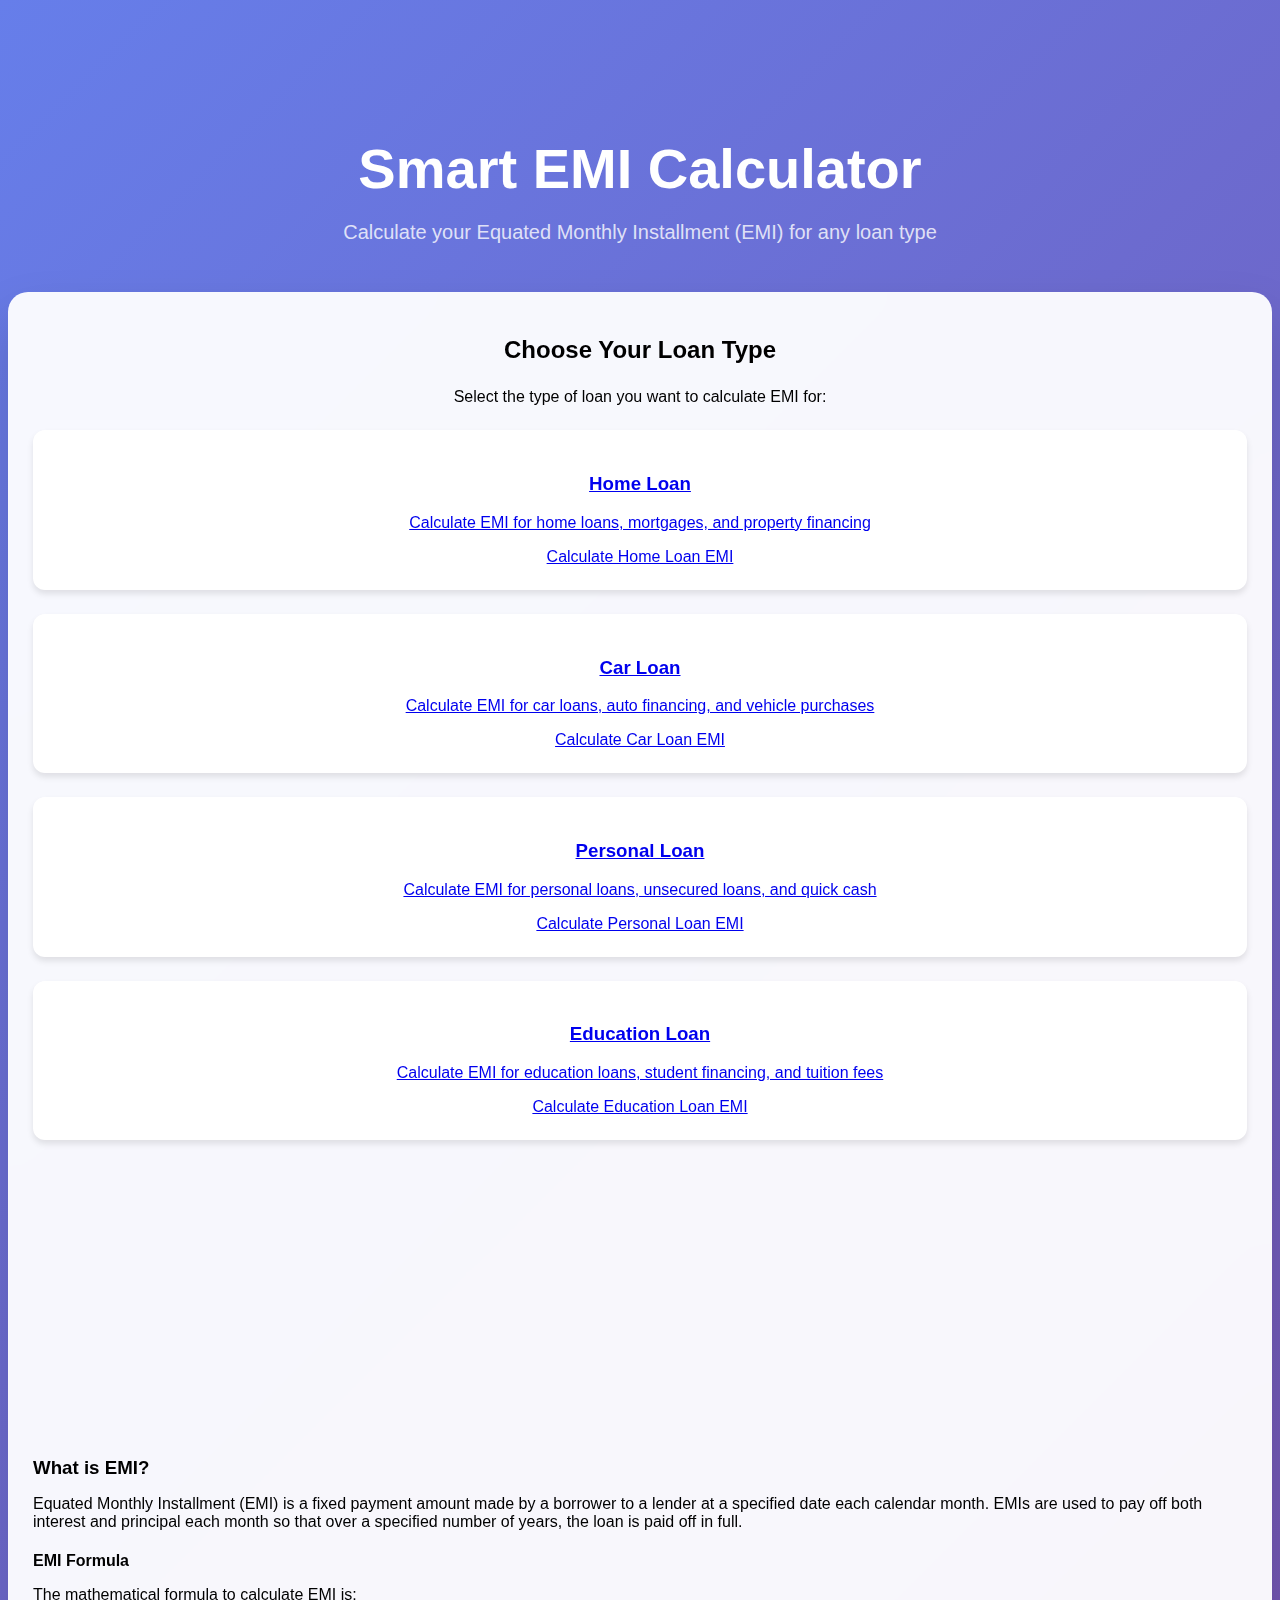
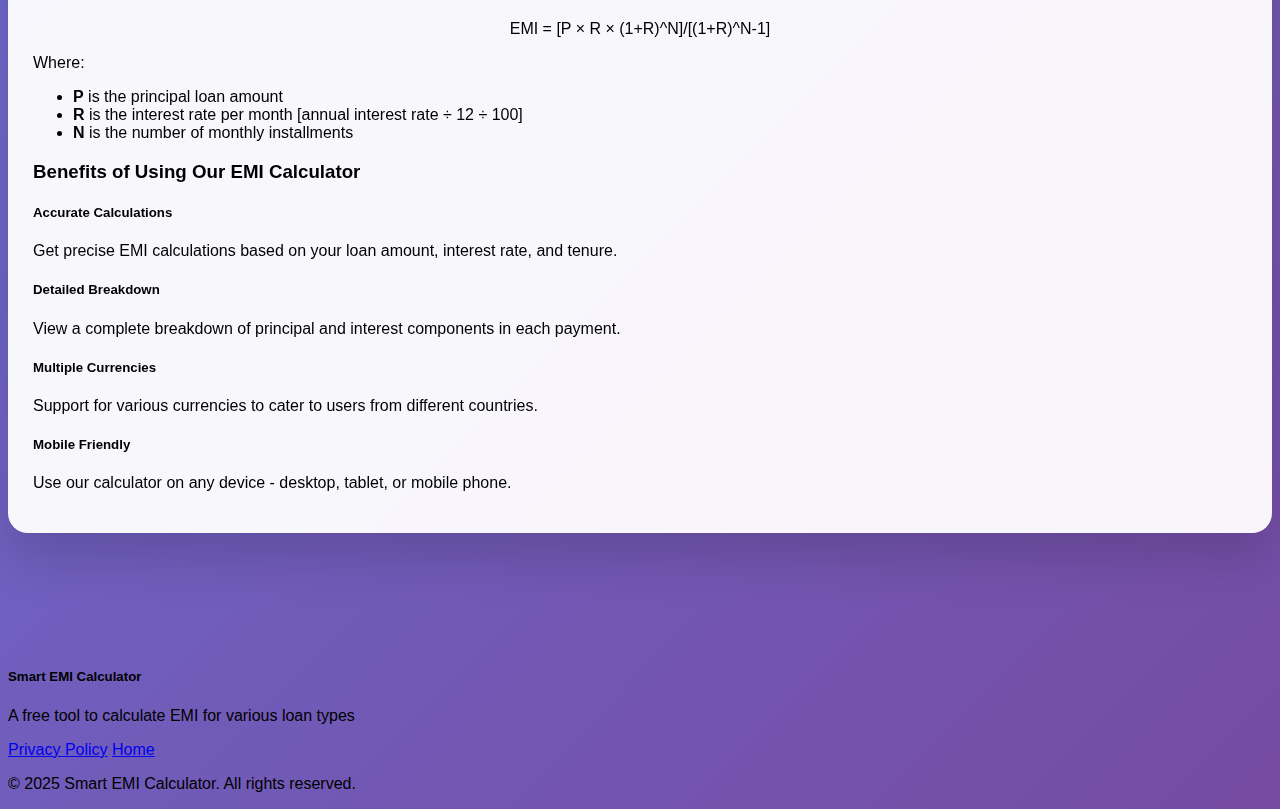
<file: index.html>
<!DOCTYPE html>
<html lang="en">
<head>
    <meta charset="UTF-8">
    <meta name="viewport" content="width=device-width, initial-scale=1.0">
    <meta name="description" content="Free EMI Calculator for all loan types. Calculate monthly EMI, total interest, and view detailed amortization schedule.">
    <meta name="keywords" content="EMI calculator, loan calculator, EMI calculation, loan EMI, equated monthly installment">
    <meta name="author" content="Smart EMI Calculator">
    <meta name="robots" content="index, follow">
    <link rel="canonical" href="https://smartcalctools.click/index.html">
    <!-- Ezoic Privacy Scripts -->
    <script src="https://cmp.gatekeeperconsent.com/min.js" data-cfasync="false"></script>
    <script src="https://the.gatekeeperconsent.com/cmp.min.js" data-cfasync="false"></script>
    
    <!-- Ezoic Header Script -->
    <script async src="//www.ezojs.com/ezoic/sa.min.js"></script>
    <script>
        window.ezstandalone = window.ezstandalone || {};
        ezstandalone.cmd = ezstandalone.cmd || [];
    </script>
    
    <!-- Security Headers -->
    <meta http-equiv="Content-Security-Policy" content="default-src 'self'; script-src 'self' 'unsafe-inline' https://cdn.jsdelivr.net https://cmp.gatekeeperconsent.com https://the.gatekeeperconsent.com https://www.ezojs.com https://cdn.id5-sync.com https://*.ezoic.net https://*.ezojs.com; style-src 'self' 'unsafe-inline' https://cdn.jsdelivr.net https://cdnjs.cloudflare.com; font-src https://cdnjs.cloudflare.com; img-src 'self' data:; connect-src 'self' https://cmp.gatekeeperconsent.com https://the.gatekeeperconsent.com https://www.ezojs.com https://g.ezoic.net https://cdn.id5-sync.com https://id5-sync.com https://*.id5-sync.com https://*.ezoic.net https://*.ezojs.com">
    <meta http-equiv="X-Content-Type-Options" content="nosniff">
    <meta http-equiv="Strict-Transport-Security" content="max-age=31536000; includeSubDomains">
    <title>EMI Calculator - Calculate Home, Car, Personal & Education Loan EMI Online</title>
    <link href="https://cdn.jsdelivr.net/npm/bootstrap@5.3.0/dist/css/bootstrap.min.css" rel="stylesheet" integrity="sha384-9ndCyUaIbzAi2FUVXJi0CjmCapSmO7SnpJef0486qhLnuZ2cdeRhO02iuK6FUUVM" crossorigin="anonymous" defer>
    <link href="https://cdnjs.cloudflare.com/ajax/libs/font-awesome/6.4.0/css/all.min.css" rel="stylesheet" integrity="sha512-iecdLmaskl7CVkqkXNQ/ZH/XLlvWZOJyj7Yy7tcenmpD1ypASozpmT/E0iPtmFIB46ZmdtAc9eNBvH0H/ZpiBw==" crossorigin="anonymous">
    <link href="styles/index.css" rel="stylesheet">
    <link href="styles/ads.css" rel="stylesheet">
    
    <!-- Resource hints for critical resources -->
    <link rel="preconnect" href="https://cdn.jsdelivr.net">
    <link rel="preconnect" href="https://cdnjs.cloudflare.com">
    
    <!-- Structured Data - Calculator Tool -->
    <script type="application/ld+json">
    {
      "@context": "https://schema.org",
      "@type": "WebApplication",
      "name": "Smart EMI Calculator",
      "applicationCategory": "FinanceApplication",
      "operatingSystem": "Web",
      "offers": {
        "@type": "Offer",
        "price": "0",
        "priceCurrency": "USD"
      },
      "description": "Free EMI Calculator for all loan types. Calculate monthly EMI, total interest, and view detailed amortization schedule."
    }
    </script>
    
    <!-- Structured Data - Organization -->
    <script type="application/ld+json">
    {
      "@context": "https://schema.org",
      "@type": "Organization",
      "name": "Smart EMI Calculator",
      "url": "https://smartcalctools.click",
        "logo": "https://smartcalctools.click/logo.png",
      "description": "Free EMI Calculator for all loan types."
    }
    </script>
    
    <!-- Structured Data - BreadcrumbList -->
    <script type="application/ld+json">
    {
      "@context": "https://schema.org",
      "@type": "BreadcrumbList",
      "itemListElement": [{
        "@type": "ListItem",
        "position": 1,
        "name": "Home",
        "item": "https://smartcalctools.click"
      }]
    }
    </script>
</head>
<body>
    <!-- Ezoic - top_of_page - top_of_page -->
    <div id="ezoic-pub-ad-placeholder-101"></div>
    <!-- End Ezoic - top_of_page -->
    
    <div class="container py-5">
        <div class="row justify-content-center">
            <div class="col-lg-10">
                <!-- Header -->
                <header class="calculator-header text-center mb-5">
                    <h1 class="display-4 fw-bold text-white mb-3">Smart EMI Calculator</h1>
                    <p class="lead text-white mb-4">Calculate your Equated Monthly Installment (EMI) for any loan type</p>
                </header>
                
                <!-- Main Calculator Card -->
                <div class="calculator-card p-4 p-md-5 mb-4 fade-in">
                    <h2 class="fw-bold mb-4 text-center">Choose Your Loan Type</h2>
                    <p class="text-center mb-4">Select the type of loan you want to calculate EMI for:</p>
                    
                    <div class="row mb-5">
                        <div class="col-md-6 mb-4">
                            <a href="home-loan.html" class="text-decoration-none">
                                <div class="loan-type-card text-center p-4 rounded-3 h-100" data-type="home">
                                    <div class="icon text-primary mb-3">
                                        <i class="fas fa-home fa-3x"></i>
                                    </div>
                                    <h3 class="mb-2">Home Loan</h3>
                                    <p class="text-muted">Calculate EMI for home loans, mortgages, and property financing</p>
                                    <div class="mt-3">
                                        <span class="btn btn-outline-primary">Calculate Home Loan EMI</span>
                                    </div>
                                </div>
                            </a>
                        </div>
                        <div class="col-md-6 mb-4">
                            <a href="car-loan.html" class="text-decoration-none">
                                <div class="loan-type-card text-center p-4 rounded-3 h-100" data-type="car">
                                    <div class="icon text-success mb-3">
                                        <i class="fas fa-car fa-3x"></i>
                                    </div>
                                    <h3 class="mb-2">Car Loan</h3>
                                    <p class="text-muted">Calculate EMI for car loans, auto financing, and vehicle purchases</p>
                                    <div class="mt-3">
                                        <span class="btn btn-outline-success">Calculate Car Loan EMI</span>
                                    </div>
                                </div>
                            </a>
                        </div>
                        <div class="col-md-6 mb-4">
                            <a href="personal-loan.html" class="text-decoration-none">
                                <div class="loan-type-card text-center p-4 rounded-3 h-100" data-type="personal">
                                    <div class="icon text-warning mb-3">
                                        <i class="fas fa-user fa-3x"></i>
                                    </div>
                                    <h3 class="mb-2">Personal Loan</h3>
                                    <p class="text-muted">Calculate EMI for personal loans, unsecured loans, and quick cash</p>
                                    <div class="mt-3">
                                        <span class="btn btn-outline-warning">Calculate Personal Loan EMI</span>
                                    </div>
                                </div>
                            </a>
                        </div>
                        <div class="col-md-6 mb-4">
                            <a href="education-loan.html" class="text-decoration-none">
                                <div class="loan-type-card text-center p-4 rounded-3 h-100" data-type="education">
                                    <div class="icon text-info mb-3">
                                        <i class="fas fa-graduation-cap fa-3x"></i>
                                    </div>
                                    <h3 class="mb-2">Education Loan</h3>
                                    <p class="text-muted">Calculate EMI for education loans, student financing, and tuition fees</p>
                                    <div class="mt-3">
                                        <span class="btn btn-outline-info">Calculate Education Loan EMI</span>
                                    </div>
                                </div>
                            </a>
                        </div>
                    </div>
                    
                    <!-- Ezoic - mid_content - mid_content -->
                    <div id="ezoic-pub-ad-placeholder-102"></div>
                    <!-- End Ezoic - mid_content -->
                    
                    <!-- What is EMI Section -->
                    <div class="mt-5 pt-3 border-top">
                        <h3 class="fw-bold mb-3">What is EMI?</h3>
                        <p>Equated Monthly Installment (EMI) is a fixed payment amount made by a borrower to a lender at a specified date each calendar month. EMIs are used to pay off both interest and principal each month so that over a specified number of years, the loan is paid off in full.</p>
                        
                        <h4 class="fw-bold mt-4 mb-3">EMI Formula</h4>
                        <p>The mathematical formula to calculate EMI is:</p>
                        <div class="bg-light p-3 rounded mb-3">
                            <p class="mb-0 text-center fw-bold">EMI = [P × R × (1+R)^N]/[(1+R)^N-1]</p>
                        </div>
                        <p>Where:</p>
                        <ul>
                            <li><strong>P</strong> is the principal loan amount</li>
                            <li><strong>R</strong> is the interest rate per month [annual interest rate ÷ 12 ÷ 100]</li>
                            <li><strong>N</strong> is the number of monthly installments</li>
                        </ul>
                    </div>
                    
                    <!-- Benefits Section -->
                    <div class="mt-5 pt-3 border-top">
                        <h3 class="fw-bold mb-3">Benefits of Using Our EMI Calculator</h3>
                        <div class="row">
                            <div class="col-md-6 mb-3">
                                <div class="d-flex">
                                    <div class="me-3 text-primary">
                                        <i class="fas fa-check-circle fa-2x"></i>
                                    </div>
                                    <div>
                                        <h5 class="fw-bold">Accurate Calculations</h5>
                                        <p>Get precise EMI calculations based on your loan amount, interest rate, and tenure.</p>
                                    </div>
                                </div>
                            </div>
                            <div class="col-md-6 mb-3">
                                <div class="d-flex">
                                    <div class="me-3 text-primary">
                                        <i class="fas fa-chart-pie fa-2x"></i>
                                    </div>
                                    <div>
                                        <h5 class="fw-bold">Detailed Breakdown</h5>
                                        <p>View a complete breakdown of principal and interest components in each payment.</p>
                                    </div>
                                </div>
                            </div>
                            <div class="col-md-6 mb-3">
                                <div class="d-flex">
                                    <div class="me-3 text-primary">
                                        <i class="fas fa-globe fa-2x"></i>
                                    </div>
                                    <div>
                                        <h5 class="fw-bold">Multiple Currencies</h5>
                                        <p>Support for various currencies to cater to users from different countries.</p>
                                    </div>
                                </div>
                            </div>
                            <div class="col-md-6 mb-3">
                                <div class="d-flex">
                                    <div class="me-3 text-primary">
                                        <i class="fas fa-mobile-alt fa-2x"></i>
                                    </div>
                                    <div>
                                        <h5 class="fw-bold">Mobile Friendly</h5>
                                        <p>Use our calculator on any device - desktop, tablet, or mobile phone.</p>
                                    </div>
                                </div>
                            </div>
                        </div>
                    </div>
                </div>
                
                <!-- Ezoic - bottom_of_page - bottom_of_page -->
                <div id="ezoic-pub-ad-placeholder-103"></div>
                <!-- End Ezoic - bottom_of_page -->
                
                <!-- Ezoic - Initialize All Ads -->
                <script>
                    ezstandalone.cmd.push(function () {
                        ezstandalone.showAds(101, 102, 103);
                    });
                </script>
            </div>
        </div>
    </div>
    
    <footer class="bg-dark text-white py-4 mt-5">
        <div class="container">
            <div class="row">
                <div class="col-md-6">
                    <h5>Smart EMI Calculator</h5>
                    <p class="small">A free tool to calculate EMI for various loan types</p>
                </div>
                <div class="col-md-6 text-md-end">
                    <div class="mb-2">
                        <a href="privacy-policy.html" class="text-white-50 text-decoration-none me-3">Privacy Policy</a>
                        <a href="index.html" class="text-white-50 text-decoration-none">Home</a>
                    </div>
                    <p class="small">© 2025 Smart EMI Calculator. All rights reserved.</p>
                </div>
            </div>
        </div>
    </footer>
    
    <script src="https://cdn.jsdelivr.net/npm/bootstrap@5.3.0/dist/js/bootstrap.bundle.min.js" integrity="sha384-geWF76RCwLtnZ8qwWowPQNguL3RmwHVBC9FhGdlKrxdiJJigb/j/68SIy3Te4Bkz" crossorigin="anonymous" defer></script>
    <script src="js/ad-manager.js" async></script>
</body>
</html>
</file>
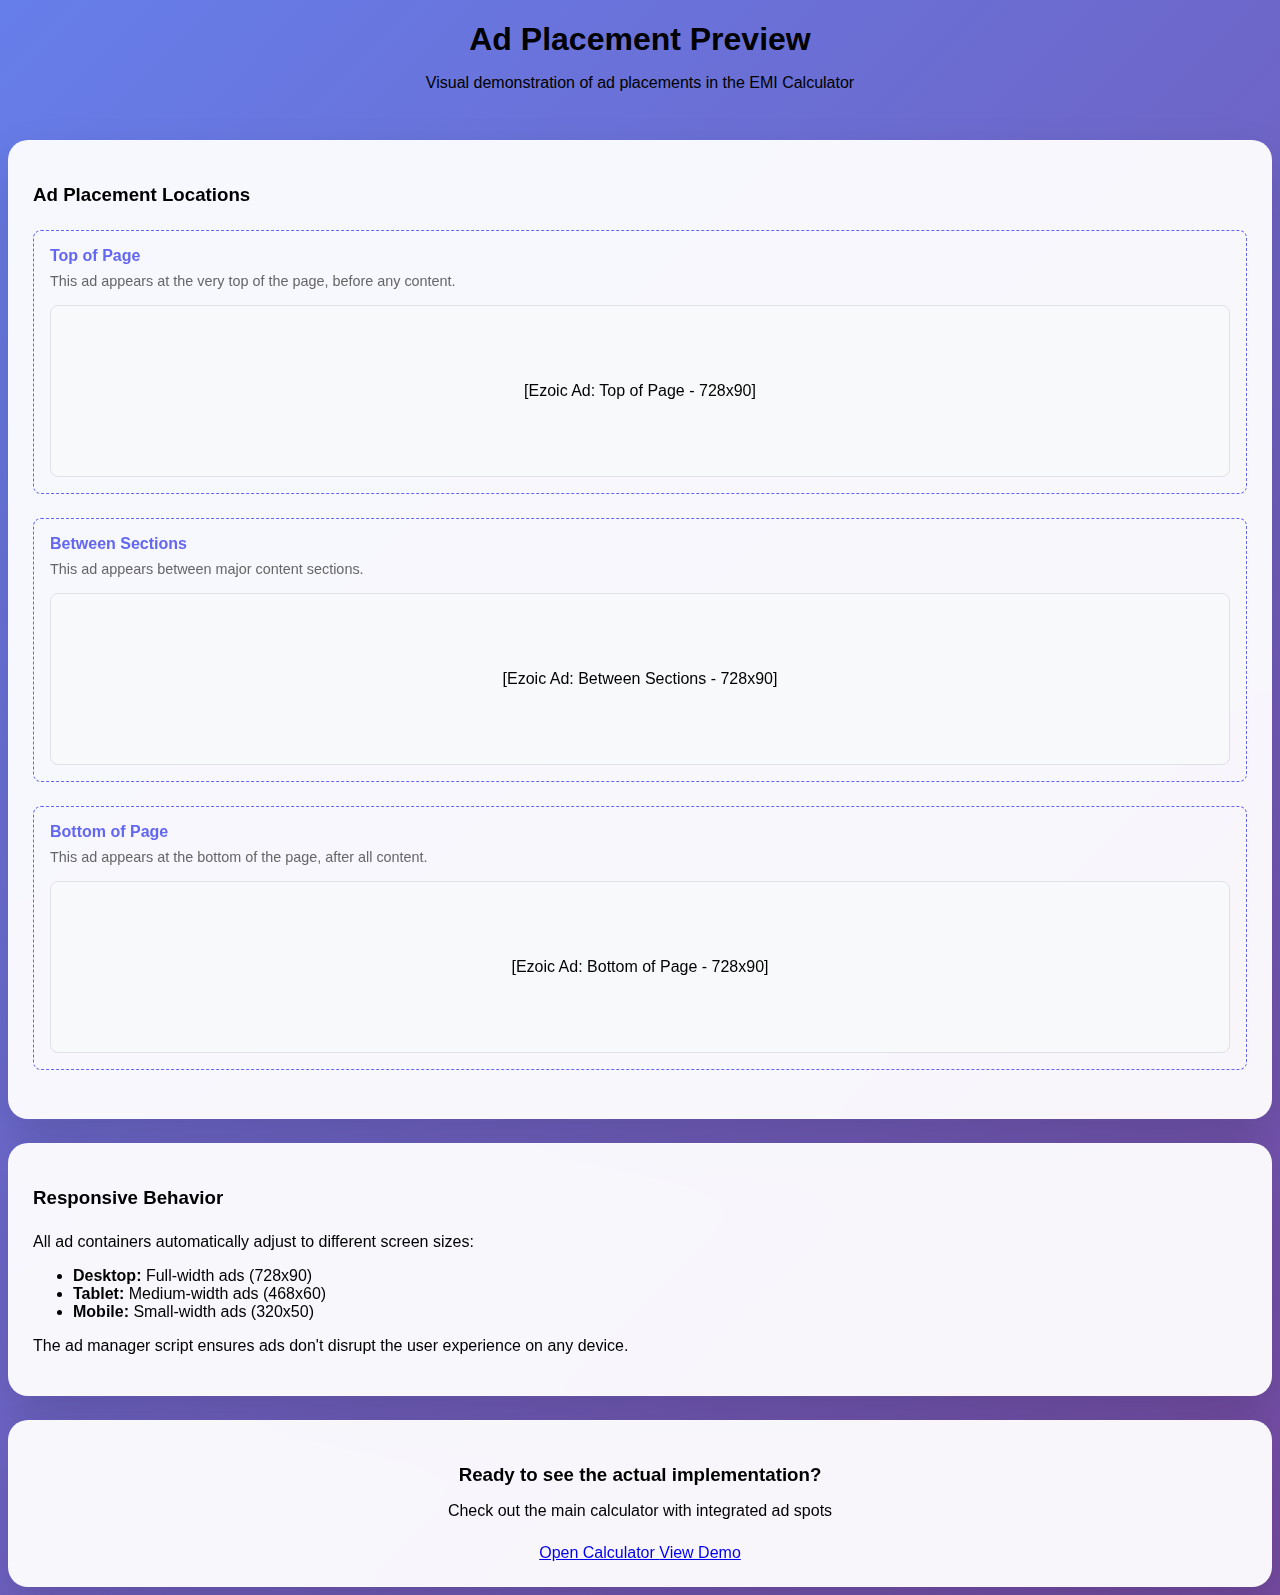
<file: ad-preview.html>
<!DOCTYPE html>
<html lang="en">
<head>
    <meta charset="UTF-8">
    <meta name="viewport" content="width=device-width, initial-scale=1.0">
    <meta name="description" content="Ad placement preview for EMI Calculator">
    <meta name="robots" content="noindex, nofollow">
    <link rel="canonical" href="https://smartemi.nortech.co.tz/ad-preview.html">
    <title>EMI Calculator - Ad Placement Preview</title>
    <!-- Resource hints for critical resources -->
    <link rel="preconnect" href="https://cdn.jsdelivr.net">
    <link href="https://cdn.jsdelivr.net/npm/bootstrap@5.3.0/dist/css/bootstrap.min.css" rel="stylesheet" integrity="sha384-9ndCyUaIbzAi2FUVXJi0CjmCapSmO7SnpJef0486qhLnuZ2cdeRhO02iuK6FUUVM" crossorigin="anonymous">
    <link href="styles/index.css" rel="stylesheet">
    <style>
        .preview-box {
            border: 1px dashed #6366f1;
            padding: 1rem;
            margin-bottom: 1.5rem;
            border-radius: 8px;
        }
        .preview-title {
            font-weight: bold;
            margin-bottom: 0.5rem;
            color: #6366f1;
        }
        .preview-description {
            font-size: 0.9rem;
            color: #666;
            margin-bottom: 1rem;
        }
        .preview-ad {
            background-color: #f8f9fa;
            border: 1px solid #dee2e6;
            padding: 1rem;
            text-align: center;
            border-radius: 8px;
        }
    </style>
</head>
<body>
    <div class="container py-5">
        <div class="row justify-content-center">
            <div class="col-lg-10">
                <div class="text-center mb-5 fade-in">
                    <h1 class="display-4 fw-bold text-white mb-3">
                        <i class="fas fa-ad me-3"></i>
                        Ad Placement Preview
                    </h1>
                    <p class="lead text-white-50">Visual demonstration of ad placements in the EMI Calculator</p>
                </div>
                
                <div class="calculator-card p-4 p-md-5 mb-4 fade-in">
                    <h3 class="fw-bold mb-4 text-dark">
                        <i class="fas fa-map-marker-alt me-2 text-primary"></i>
                        Ad Placement Locations
                    </h3>
                    
                    <div class="preview-box">
                        <div class="preview-title">Top of Page</div>
                        <div class="preview-description">This ad appears at the very top of the page, before any content.</div>
                        <div class="preview-ad">
                            <div id="ezoic-pub-ad-placeholder-101" class="ad-container ad-container-horizontal">
                                [Ezoic Ad: Top of Page - 728x90]
                            </div>
                        </div>
                    </div>
                    
                    <div class="preview-box">
                        <div class="preview-title">Between Sections</div>
                        <div class="preview-description">This ad appears between major content sections.</div>
                        <div class="preview-ad">
                            <div id="ezoic-pub-ad-placeholder-104" class="ad-container ad-container-horizontal">
                                [Ezoic Ad: Between Sections - 728x90]
                            </div>
                        </div>
                    </div>
                    
                    <div class="preview-box">
                        <div class="preview-title">Bottom of Page</div>
                        <div class="preview-description">This ad appears at the bottom of the page, after all content.</div>
                        <div class="preview-ad">
                            <div id="ezoic-pub-ad-placeholder-103" class="ad-container ad-container-horizontal">
                                [Ezoic Ad: Bottom of Page - 728x90]
                            </div>
                        </div>
                    </div>
                </div>
                
                <div class="calculator-card p-4 p-md-5 mb-4 fade-in">
                    <h3 class="fw-bold mb-4 text-dark">
                        <i class="fas fa-mobile-alt me-2 text-success"></i>
                        Responsive Behavior
                    </h3>
                    <p>All ad containers automatically adjust to different screen sizes:</p>
                    <ul>
                        <li><strong>Desktop:</strong> Full-width ads (728x90)</li>
                        <li><strong>Tablet:</strong> Medium-width ads (468x60)</li>
                        <li><strong>Mobile:</strong> Small-width ads (320x50)</li>
                    </ul>
                    <p>The ad manager script ensures ads don't disrupt the user experience on any device.</p>
                </div>
                
                <div class="calculator-card p-4 p-md-5 text-center fade-in">
                    <h3 class="fw-bold mb-3 text-dark">Ready to see the actual implementation?</h3>
                    <p class="lead text-muted mb-4">Check out the main calculator with integrated ad spots</p>
                    <div class="d-flex justify-content-center gap-3">
                        <a href="index.html" class="btn btn-primary">
                            <i class="fas fa-calculator me-2"></i>
                            Open Calculator
                        </a>
                        <a href="demo.html" class="btn btn-outline-primary">
                            <i class="fas fa-lightbulb me-2"></i>
                            View Demo
                        </a>
                    </div>
                </div>
            </div>
        </div>
    </div>

    <script src="https://cdn.jsdelivr.net/npm/bootstrap@5.3.0/dist/js/bootstrap.bundle.min.js" integrity="sha384-geWF76RCwLtnZ8qwWowPQNguL3RmwHVBC9FhGdlKrxdiJJigb/j/68SIy3Te4Bkz" crossorigin="anonymous" defer></script>
    <script src="js/ad-manager.js" async></script>
</body>
</html>
</file>
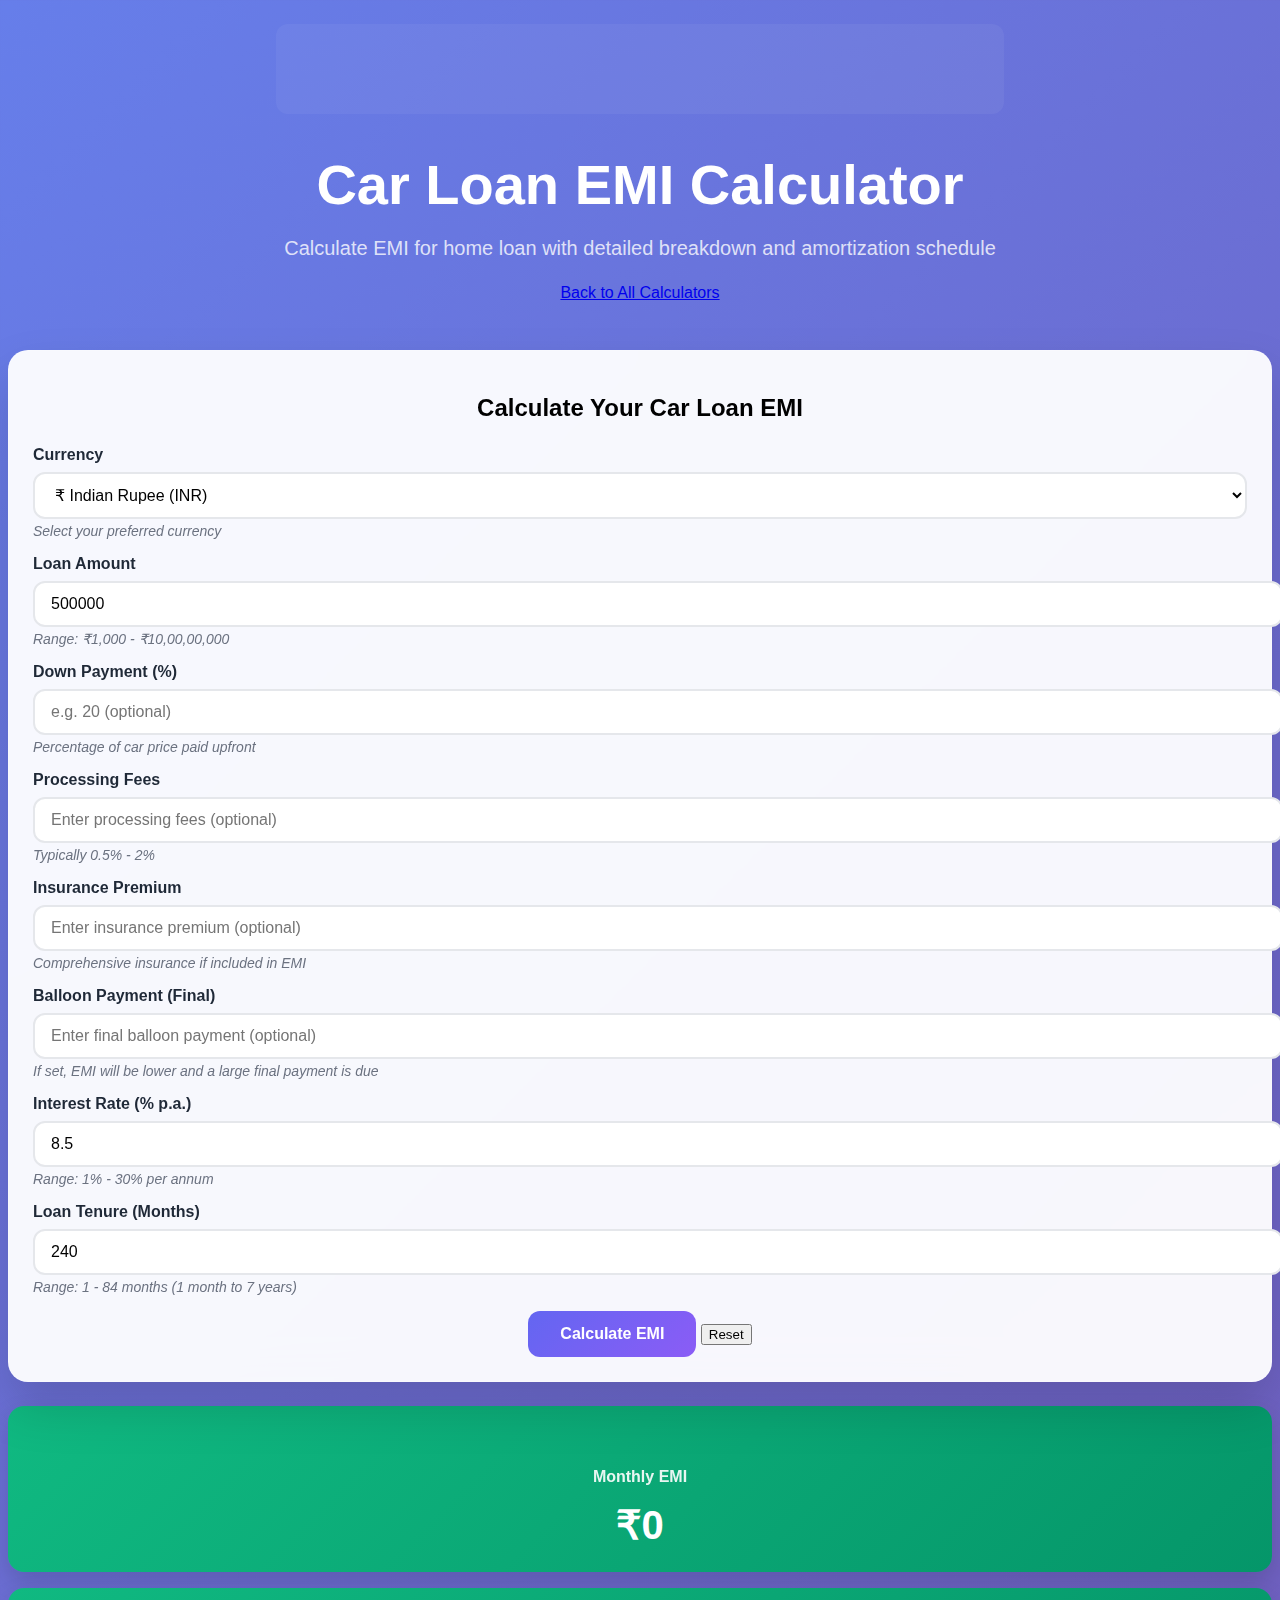
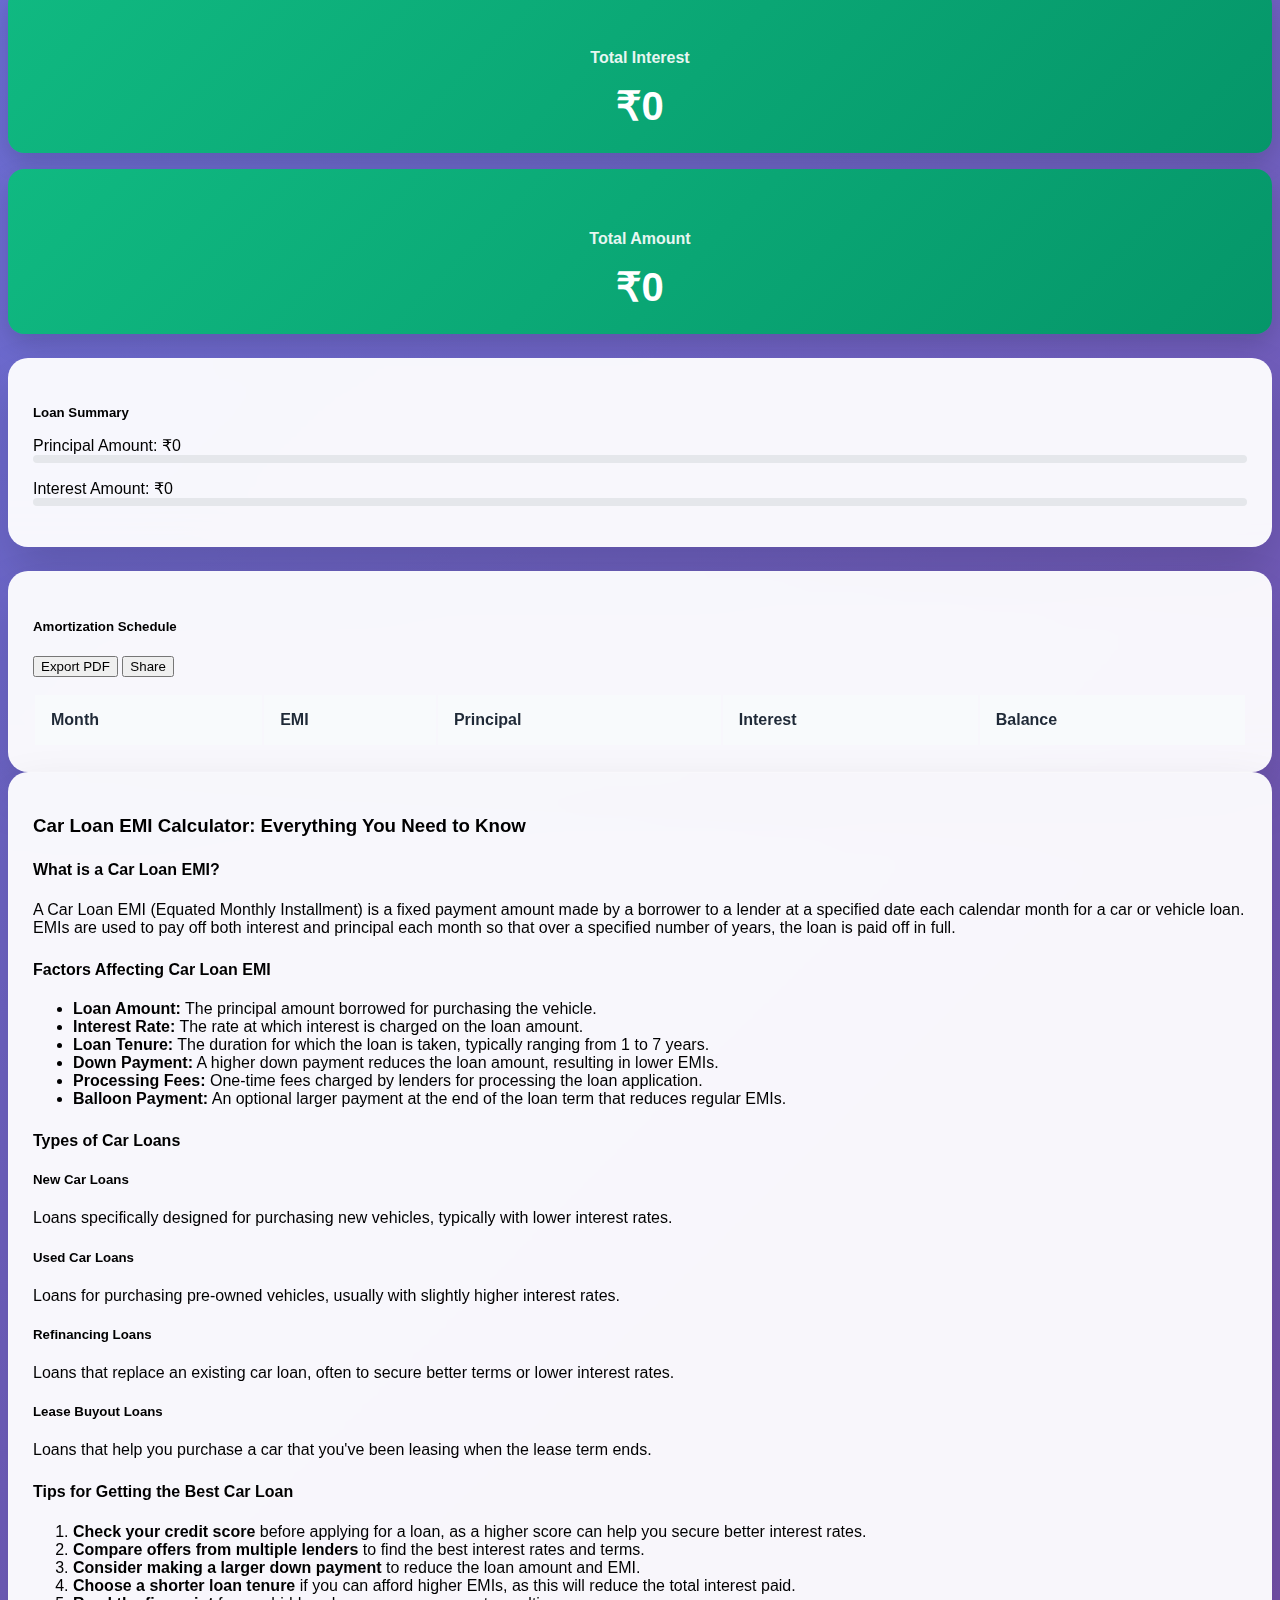
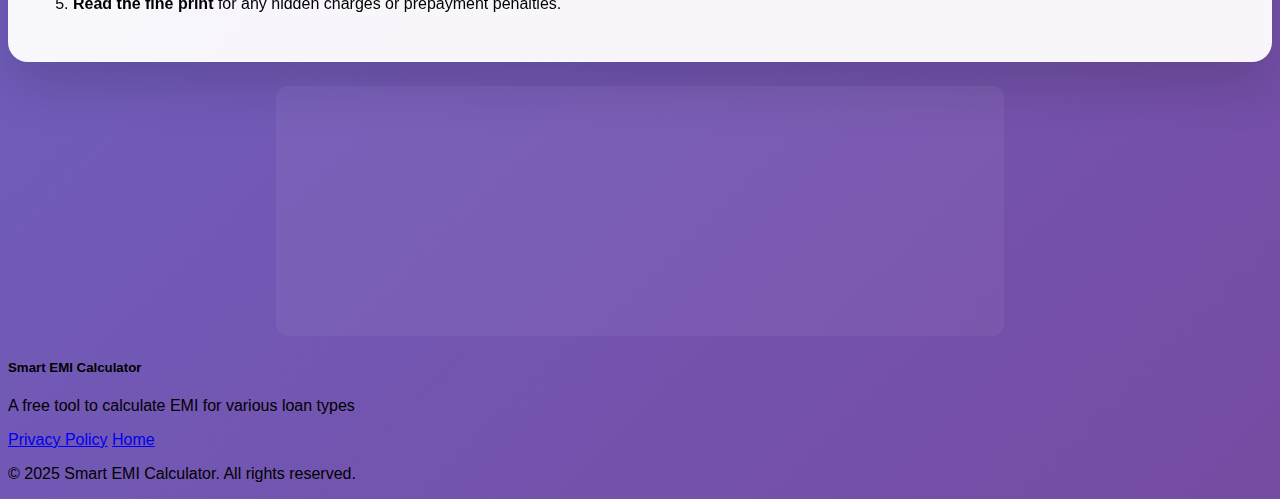
<file: car-loan.html>
<!DOCTYPE html>
<html lang="en">
<head>
    <meta charset="UTF-8">
    <meta name="viewport" content="width=device-width, initial-scale=1.0">
    <meta name="description" content="Free Car Loan EMI Calculator. Calculate monthly EMI, total interest, and view detailed amortization schedule for your car or auto loan.">
    <meta name="keywords" content="car loan EMI calculator, auto loan calculator, vehicle loan, car financing, EMI calculation, auto financing">
    <meta name="author" content="Smart EMI Calculator">
    <meta name="robots" content="index, follow">
    <link rel="canonical" href="https://smartcalctools.click/car-loan.html">
    <!-- Ezoic Privacy Scripts -->
    <script src="https://cmp.gatekeeperconsent.com/min.js" data-cfasync="false"></script>
    <script src="https://the.gatekeeperconsent.com/cmp.min.js" data-cfasync="false"></script>
    
    <!-- Ezoic Header Script -->
    <script async src="//www.ezojs.com/ezoic/sa.min.js"></script>
    <script>
        window.ezstandalone = window.ezstandalone || {};
        ezstandalone.cmd = ezstandalone.cmd || [];
    </script>
    
    <!-- Security Headers -->
    <meta http-equiv="Content-Security-Policy" content="default-src 'self'; script-src 'self' 'unsafe-inline' https://cdn.jsdelivr.net https://cmp.gatekeeperconsent.com https://the.gatekeeperconsent.com https://www.ezojs.com https://cdn.id5-sync.com https://*.ezoic.net https://*.ezojs.com; style-src 'self' 'unsafe-inline' https://cdn.jsdelivr.net https://cdnjs.cloudflare.com; font-src https://cdnjs.cloudflare.com; img-src 'self' data:; connect-src 'self' https://cmp.gatekeeperconsent.com https://the.gatekeeperconsent.com https://www.ezojs.com https://g.ezoic.net https://cdn.id5-sync.com https://id5-sync.com https://*.id5-sync.com https://*.ezoic.net https://*.ezojs.com">
    <meta http-equiv="X-Content-Type-Options" content="nosniff">
    <meta http-equiv="Strict-Transport-Security" content="max-age=31536000; includeSubDomains">
    <title>Car Loan EMI Calculator - Calculate Auto Loan EMI, Interest & Monthly Payments</title>
    <link href="https://cdn.jsdelivr.net/npm/bootstrap@5.3.0/dist/css/bootstrap.min.css" rel="stylesheet" integrity="sha384-9ndCyUaIbzAi2FUVXJi0CjmCapSmO7SnpJef0486qhLnuZ2cdeRhO02iuK6FUUVM" crossorigin="anonymous">
    <link href="https://cdnjs.cloudflare.com/ajax/libs/font-awesome/6.4.0/css/all.min.css" rel="stylesheet" integrity="sha512-iecdLmaskl7CVkqkXNQ/ZH/XLlvWZOJyj7Yy7tcenmpD1ypASozpmT/E0iPtmFIB46ZmdtAc9eNBvH0H/ZpiBw==" crossorigin="anonymous">
    <link href="styles/index.css" rel="stylesheet">
    <link href="styles/ads.css" rel="stylesheet">
    
    <!-- Resource hints for critical resources -->
    <link rel="preconnect" href="https://cdn.jsdelivr.net">
    <link rel="preconnect" href="https://cdnjs.cloudflare.com">
    
    <!-- Structured Data - Calculator Tool -->
    <script type="application/ld+json">
    {
      "@context": "https://schema.org",
      "@type": "WebApplication",
      "name": "Car Loan EMI Calculator",
      "applicationCategory": "FinanceApplication",
      "operatingSystem": "Web",
      "offers": {
        "@type": "Offer",
        "price": "0",
        "priceCurrency": "USD"
      },
      "description": "Free Car Loan EMI Calculator. Calculate monthly EMI, total interest, and view detailed amortization schedule for your car or auto loan."
    }
    </script>
    
    <!-- Structured Data - BreadcrumbList -->
    <script type="application/ld+json">
    {
      "@context": "https://schema.org",
      "@type": "BreadcrumbList",
      "itemListElement": [{
        "@type": "ListItem",
        "position": 1,
        "name": "Home",
        "item": "https://smartcalctools.click"
      },{
        "@type": "ListItem",
        "position": 2,
        "name": "Car Loan EMI Calculator",
        "item": "https://smartcalctools.click/car-loan.html"
      }]
    }
    </script>
</head>
<body>
    <!-- Ezoic - top_of_page - top_of_page -->
    <div id="ezoic-pub-ad-placeholder-101" class="ad-container ad-container-horizontal"></div>
    <!-- End Ezoic - top_of_page -->
    
    <div class="container py-5">
        <div class="row justify-content-center">
            <div class="col-lg-10">
                <!-- Header -->
                <header class="calculator-header text-center mb-5">
                    <h1 class="display-4 fw-bold text-white mb-3"><i class="fas fa-car me-3"></i>Car Loan EMI Calculator</h1>
                    <p class="lead text-white mb-4">Calculate your monthly EMI for car loans, auto financing, and vehicle purchases</p>
                    <div class="mt-3">
                        <a href="index.html" class="btn btn-outline-light btn-sm">
                            <i class="fas fa-arrow-left me-2"></i>
                            Back to All Calculators
                        </a>
                    </div>
                </header>
                
                <!-- Main Calculator Card -->
                <div class="calculator-card p-4 p-md-5 mb-4 fade-in">
                    <h2 class="fw-bold mb-4 text-center">Calculate Your Car Loan EMI</h2>
                    
                    <!-- Loan Details Form -->
                    <div class="row">
                        <div class="col-md-6 mb-3">
                            <label for="currencySelect" class="form-label fw-bold">
                                <i class="fas fa-globe me-2"></i>
                                Currency
                            </label>
                            <select class="form-select" id="currencySelect">
                                <option value="INR" data-symbol="₹" data-name="Indian Rupee">₹ Indian Rupee (INR)</option>
                                <option value="USD" data-symbol="$" data-name="US Dollar">$ US Dollar (USD)</option>
                                <option value="EUR" data-symbol="€" data-name="Euro">€ Euro (EUR)</option>
                                <option value="GBP" data-symbol="£" data-name="British Pound">£ British Pound (GBP)</option>
                                <option value="JPY" data-symbol="¥" data-name="Japanese Yen">¥ Japanese Yen (JPY)</option>
                                <option value="CAD" data-symbol="C$" data-name="Canadian Dollar">C$ Canadian Dollar (CAD)</option>
                                <option value="AUD" data-symbol="A$" data-name="Australian Dollar">A$ Australian Dollar (AUD)</option>
                                <option value="CHF" data-symbol="CHF" data-name="Swiss Franc">CHF Swiss Franc (CHF)</option>
                                <option value="CNY" data-symbol="¥" data-name="Chinese Yuan">¥ Chinese Yuan (CNY)</option>
                                <option value="SGD" data-symbol="S$" data-name="Singapore Dollar">S$ Singapore Dollar (SGD)</option>
                                <option value="HKD" data-symbol="HK$" data-name="Hong Kong Dollar">HK$ Hong Kong Dollar (HKD)</option>
                                <option value="NZD" data-symbol="NZ$" data-name="New Zealand Dollar">NZ$ New Zealand Dollar (NZD)</option>
                                <option value="KRW" data-symbol="₩" data-name="South Korean Won">₩ South Korean Won (KRW)</option>
                                <option value="TZS" data-symbol="TSh" data-name="Tanzanian Shilling">TSh Tanzanian Shilling (TZS)</option>
                            </select>
                            <div class="form-text">Select your preferred currency</div>
                        </div>
                        <div class="col-md-6 mb-3">
                            <label for="loanAmount" class="form-label fw-bold">
                                <i class="fas fa-money-bill-wave me-2"></i>
                                Loan Amount
                            </label>
                            <input type="number" class="form-control" id="loanAmount" placeholder="Enter loan amount" min="1000" step="1000">
                            <div class="form-text">Range: <span id="amountRange">₹1,000 - ₹1,00,00,000</span></div>
                        </div>
                        <div class="col-md-6 mb-3">
                            <label for="carDownPaymentPct" class="form-label fw-bold">
                                <i class="fas fa-wallet me-2"></i>
                                Down Payment (%)
                            </label>
                            <input type="number" class="form-control" id="carDownPaymentPct" placeholder="e.g. 20 (optional)" min="0" max="100" step="0.1">
                            <div class="form-text">Percentage of car price paid upfront</div>
                        </div>
                        <div class="col-md-6 mb-3">
                            <label for="carProcessingFees" class="form-label fw-bold">
                                <i class="fas fa-file-invoice-dollar me-2"></i>
                                Processing Fees
                            </label>
                            <input type="number" class="form-control" id="carProcessingFees" placeholder="Enter processing fees (optional)" min="0" step="100">
                            <div class="form-text">Typically 0.5% - 2%</div>
                        </div>
                        <div class="col-md-6 mb-3">
                            <label for="carInsurancePremium" class="form-label fw-bold">
                                <i class="fas fa-car-side me-2"></i>
                                Insurance Premium
                            </label>
                            <input type="number" class="form-control" id="carInsurancePremium" placeholder="Enter insurance premium (optional)" min="0" step="100">
                            <div class="form-text">Comprehensive insurance if included in EMI</div>
                        </div>
                        <div class="col-md-6 mb-3">
                            <label for="carBalloonPayment" class="form-label fw-bold">
                                <i class="fas fa-coins me-2"></i>
                                Balloon Payment (Final)
                            </label>
                            <input type="number" class="form-control" id="carBalloonPayment" placeholder="Enter final balloon payment (optional)" min="0" step="1000">
                            <div class="form-text">If set, EMI will be lower and a large final payment is due</div>
                        </div>
                        <div class="col-md-6 mb-3">
                            <label for="interestRate" class="form-label fw-bold">
                                <i class="fas fa-percentage me-2"></i>
                                Interest Rate (% p.a.)
                            </label>
                            <input type="number" class="form-control" id="interestRate" placeholder="Enter interest rate" min="1" max="30" step="0.1">
                            <div class="form-text">Range: 1% - 30% per annum</div>
                        </div>
                        <div class="col-md-6 mb-3">
                            <label for="loanTenureMonths" class="form-label fw-bold">
                                <i class="fas fa-calendar-alt me-2"></i>
                                Loan Tenure (Months)
                            </label>
                            <input type="number" class="form-control" id="loanTenureMonths" placeholder="Enter tenure in months" min="1" max="84" step="1">
                            <div class="form-text">Range: 1 - 84 months (1 month to 7 years)</div>
                        </div>
                    </div>

                    <!-- Calculate Button -->
                    <div class="text-center">
                        <button id="calculateBtn" class="btn btn-calculate btn-lg text-white me-3">
                            <i class="fas fa-calculator me-2"></i>
                            Calculate EMI
                        </button>
                        <button id="resetBtn" class="btn btn-outline-secondary btn-lg">
                            <i class="fas fa-redo me-2"></i>
                            Reset
                        </button>
                    </div>
                </div>

                <!-- Results Section -->
                <div id="resultsSection" class="d-none">
                    <!-- EMI Summary -->
                    <div class="row mb-4">
                        <div class="col-md-4 mb-3">
                            <div class="result-card text-center">
                                <h6 class="mb-2">Monthly EMI</h6>
                                <div class="emi-amount" id="monthlyEMI">₹0</div>
                            </div>
                        </div>
                        <div class="col-md-4 mb-3">
                            <div class="result-card text-center result-card-warning">
                                <h6 class="mb-2">Total Interest</h6>
                                <div class="emi-amount" id="totalInterest">₹0</div>
                            </div>
                        </div>
                        <div class="col-md-4 mb-3">
                            <div class="result-card text-center result-card-danger">
                                <h6 class="mb-2">Total Amount</h6>
                                <div class="emi-amount" id="totalAmount">₹0</div>
                            </div>
                        </div>
                    </div>

                    <!-- Loan Summary -->
                    <div class="calculator-card p-4 mb-4 slide-in">
                        <h5 class="fw-bold mb-3 text-dark">
                            <i class="fas fa-chart-pie me-2"></i>
                            Loan Summary
                        </h5>
                        <div class="row">
                            <div class="col-md-6 mb-3">
                                <div class="d-flex justify-content-between align-items-center mb-2">
                                    <span class="fw-semibold">Principal Amount:</span>
                                    <span class="fw-bold text-primary" id="principalAmount">₹0</span>
                                </div>
                                <div class="progress mb-3">
                                    <div class="progress-bar bg-primary progress-bar-zero" id="principalBar"></div>
                                </div>
                            </div>
                            <div class="col-md-6 mb-3">
                                <div class="d-flex justify-content-between align-items-center mb-2">
                                    <span class="fw-semibold">Interest Amount:</span>
                                    <span class="fw-bold text-warning" id="interestAmount">₹0</span>
                                </div>
                                <div class="progress mb-3">
                                    <div class="progress-bar bg-warning progress-bar-zero" id="interestBar"></div>
                                </div>
                            </div>
                        </div>
                    </div>

                    <!-- Amortization Schedule -->
                    <div class="calculator-card p-4 slide-in">
                        <div class="d-flex justify-content-between align-items-center mb-3">
                            <h5 class="fw-bold mb-0 text-dark">
                                <i class="fas fa-table me-2"></i>
                                Amortization Schedule
                            </h5>
                            <div class="btn-group" role="group">
                                <button id="exportBtn" class="btn btn-outline-primary btn-sm">
                                    <i class="fas fa-download me-2"></i>
                                    Export PDF
                                </button>
                                <button id="shareBtn" class="btn btn-outline-success btn-sm">
                                    <i class="fas fa-share-alt me-2"></i>
                                    Share
                                </button>
                            </div>
                        </div>
                        <div class="table-responsive">
                            <table class="table table-hover amortization-table">
                                <thead>
                                    <tr>
                                        <th>Month</th>
                                        <th>EMI</th>
                                        <th>Principal</th>
                                        <th>Interest</th>
                                        <th>Balance</th>
                                    </tr>
                                </thead>
                                <tbody id="amortizationTableBody">
                                </tbody>
                            </table>
                        </div>
                    </div>
                </div>
                
                <!-- Car Loan Information -->
                <div id="carLoanInfo" class="calculator-card p-4 p-md-5 mt-4 fade-in">
                    <h3 class="fw-bold mb-4">Car Loan EMI Calculator: Everything You Need to Know</h3>
                    
                    <div class="mb-4">
                        <h4 class="fw-bold">What is a Car Loan EMI?</h4>
                        <p>A Car Loan EMI (Equated Monthly Installment) is a fixed payment amount made by a borrower to a lender at a specified date each calendar month for a car or vehicle loan. EMIs are used to pay off both interest and principal each month so that over a specified number of years, the loan is paid off in full.</p>
                    </div>
                    
                    <div class="mb-4">
                        <h4 class="fw-bold">Factors Affecting Car Loan EMI</h4>
                        <ul>
                            <li><strong>Loan Amount:</strong> The principal amount borrowed for purchasing the vehicle.</li>
                            <li><strong>Interest Rate:</strong> The rate at which interest is charged on the loan amount.</li>
                            <li><strong>Loan Tenure:</strong> The duration for which the loan is taken, typically ranging from 1 to 7 years.</li>
                            <li><strong>Down Payment:</strong> A higher down payment reduces the loan amount, resulting in lower EMIs.</li>
                            <li><strong>Processing Fees:</strong> One-time fees charged by lenders for processing the loan application.</li>
                            <li><strong>Balloon Payment:</strong> An optional larger payment at the end of the loan term that reduces regular EMIs.</li>
                        </ul>
                    </div>
                    
                    <div class="mb-4">
                        <h4 class="fw-bold">Types of Car Loans</h4>
                        <div class="row">
                            <div class="col-md-6 mb-3">
                                <div class="d-flex">
                                    <div class="me-3 text-success">
                                        <i class="fas fa-car"></i>
                                    </div>
                                    <div>
                                        <h5 class="fw-bold">New Car Loans</h5>
                                        <p>Loans specifically designed for purchasing new vehicles, typically with lower interest rates.</p>
                                    </div>
                                </div>
                            </div>
                            <div class="col-md-6 mb-3">
                                <div class="d-flex">
                                    <div class="me-3 text-success">
                                        <i class="fas fa-car-side"></i>
                                    </div>
                                    <div>
                                        <h5 class="fw-bold">Used Car Loans</h5>
                                        <p>Loans for purchasing pre-owned vehicles, usually with slightly higher interest rates.</p>
                                    </div>
                                </div>
                            </div>
                            <div class="col-md-6 mb-3">
                                <div class="d-flex">
                                    <div class="me-3 text-success">
                                        <i class="fas fa-exchange-alt"></i>
                                    </div>
                                    <div>
                                        <h5 class="fw-bold">Refinancing Loans</h5>
                                        <p>Loans that replace an existing car loan, often to secure better terms or lower interest rates.</p>
                                    </div>
                                </div>
                            </div>
                            <div class="col-md-6 mb-3">
                                <div class="d-flex">
                                    <div class="me-3 text-success">
                                        <i class="fas fa-hand-holding-usd"></i>
                                    </div>
                                    <div>
                                        <h5 class="fw-bold">Lease Buyout Loans</h5>
                                        <p>Loans that help you purchase a car that you've been leasing when the lease term ends.</p>
                                    </div>
                                </div>
                            </div>
                        </div>
                    </div>
                    
                    <div class="mb-4">
                        <h4 class="fw-bold">Tips for Getting the Best Car Loan</h4>
                        <ol>
                            <li><strong>Check your credit score</strong> before applying for a loan, as a higher score can help you secure better interest rates.</li>
                            <li><strong>Compare offers from multiple lenders</strong> to find the best interest rates and terms.</li>
                            <li><strong>Consider making a larger down payment</strong> to reduce the loan amount and EMI.</li>
                            <li><strong>Choose a shorter loan tenure</strong> if you can afford higher EMIs, as this will reduce the total interest paid.</li>
                            <li><strong>Read the fine print</strong> for any hidden charges or prepayment penalties.</li>
                        </ol>
                    </div>
                </div>
                
                <!-- Ezoic - bottom_of_page - bottom_of_page -->
                <div id="ezoic-pub-ad-placeholder-102" class="ad-container ad-container-horizontal"></div>
                <!-- End Ezoic - bottom_of_page -->
            </div>
        </div>
    </div>
    
    <footer class="bg-dark text-white py-4 mt-5">
        <div class="container">
            <div class="row">
                <div class="col-md-6">
                    <h5>Smart EMI Calculator</h5>
                    <p class="small">A free tool to calculate EMI for various loan types</p>
                </div>
                <div class="col-md-6 text-md-end">
                    <div class="mb-2">
                        <a href="privacy-policy.html" class="text-white-50 text-decoration-none me-3">Privacy Policy</a>
                        <a href="index.html" class="text-white-50 text-decoration-none">Home</a>
                    </div>
                    <p class="small">© 2025 Smart EMI Calculator. All rights reserved.</p>
                </div>
            </div>
        </div>
    </footer>
    
    <script src="https://cdn.jsdelivr.net/npm/bootstrap@5.3.0/dist/js/bootstrap.bundle.min.js" integrity="sha384-geWF76RCwLtnZ8qwWowPQNguL3RmwHVBC9FhGdlKrxdiJJigb/j/68SIy3Te4Bkz" crossorigin="anonymous" defer></script>
    <script src="script.js" defer></script>
    <script src="js/ad-manager.js" async></script>
    
    <script src="js/car-loan-init.js" defer></script>
</body>
</html>
</file>
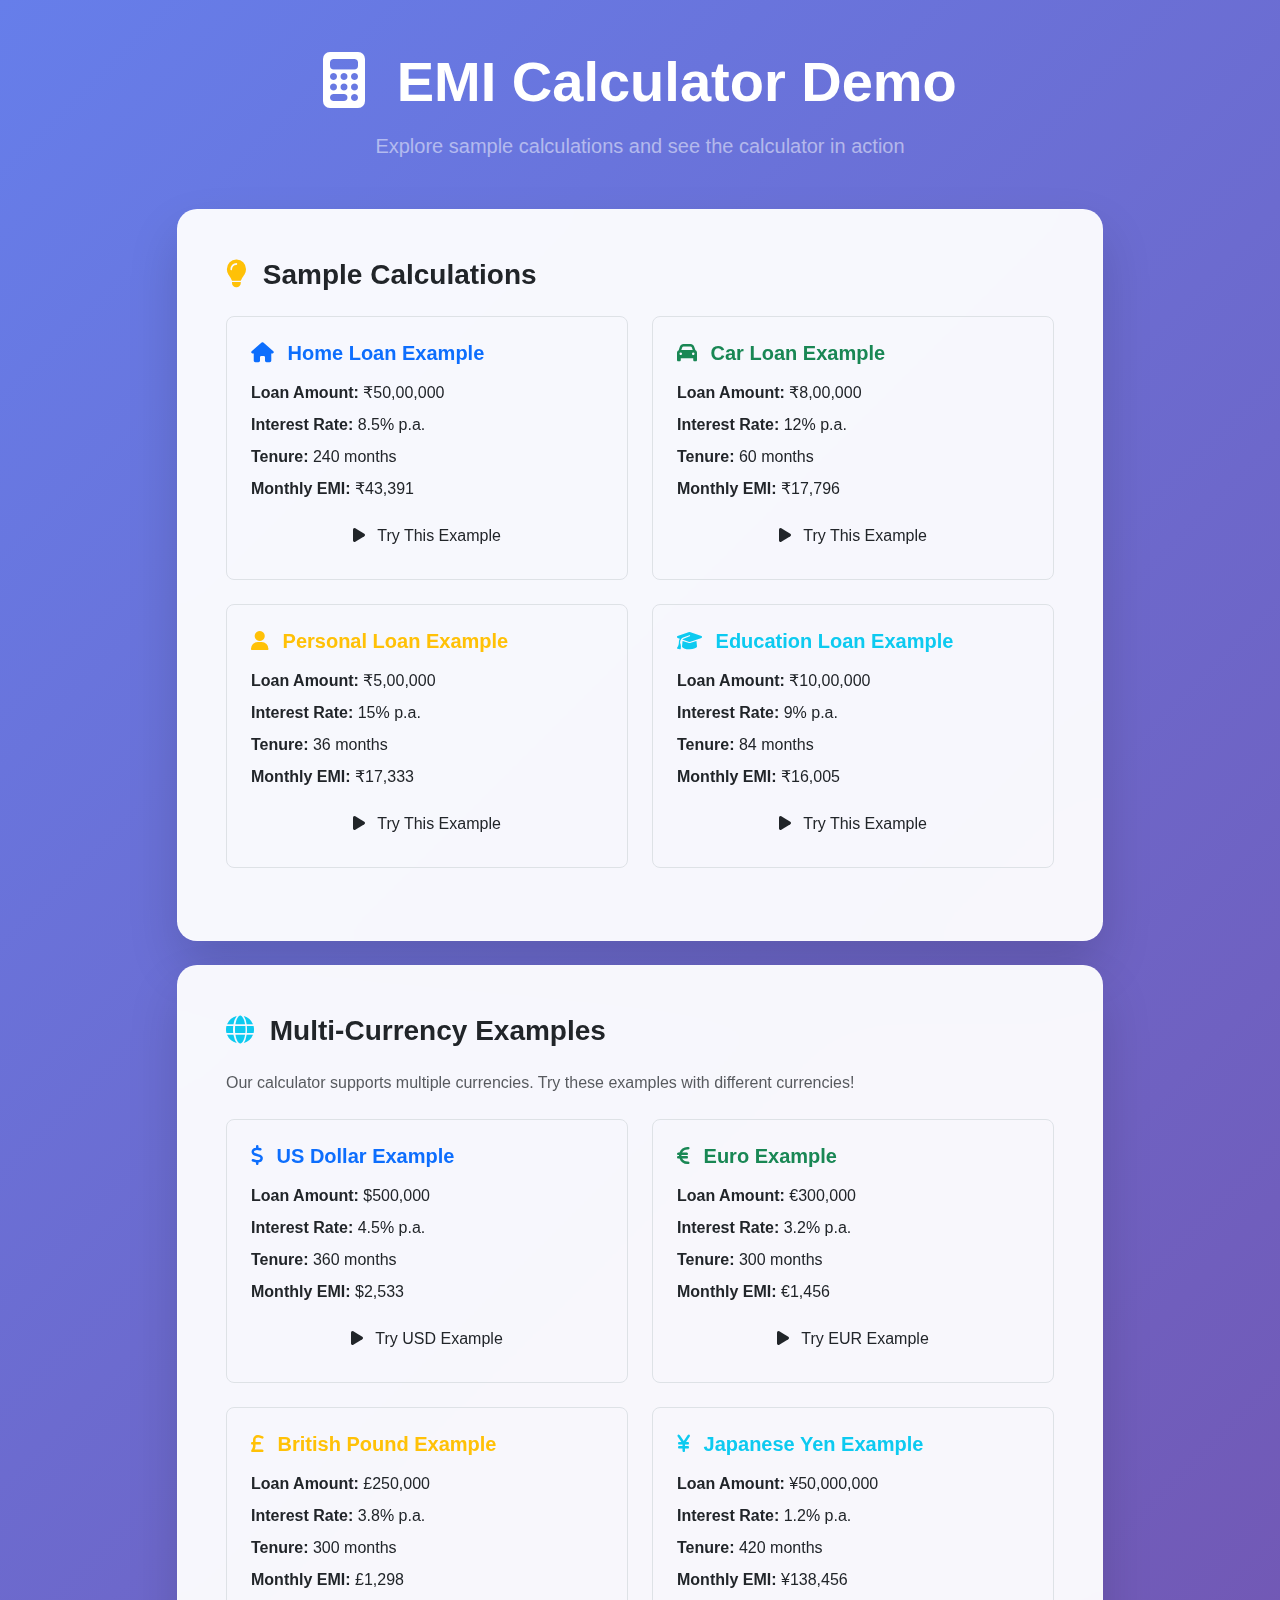
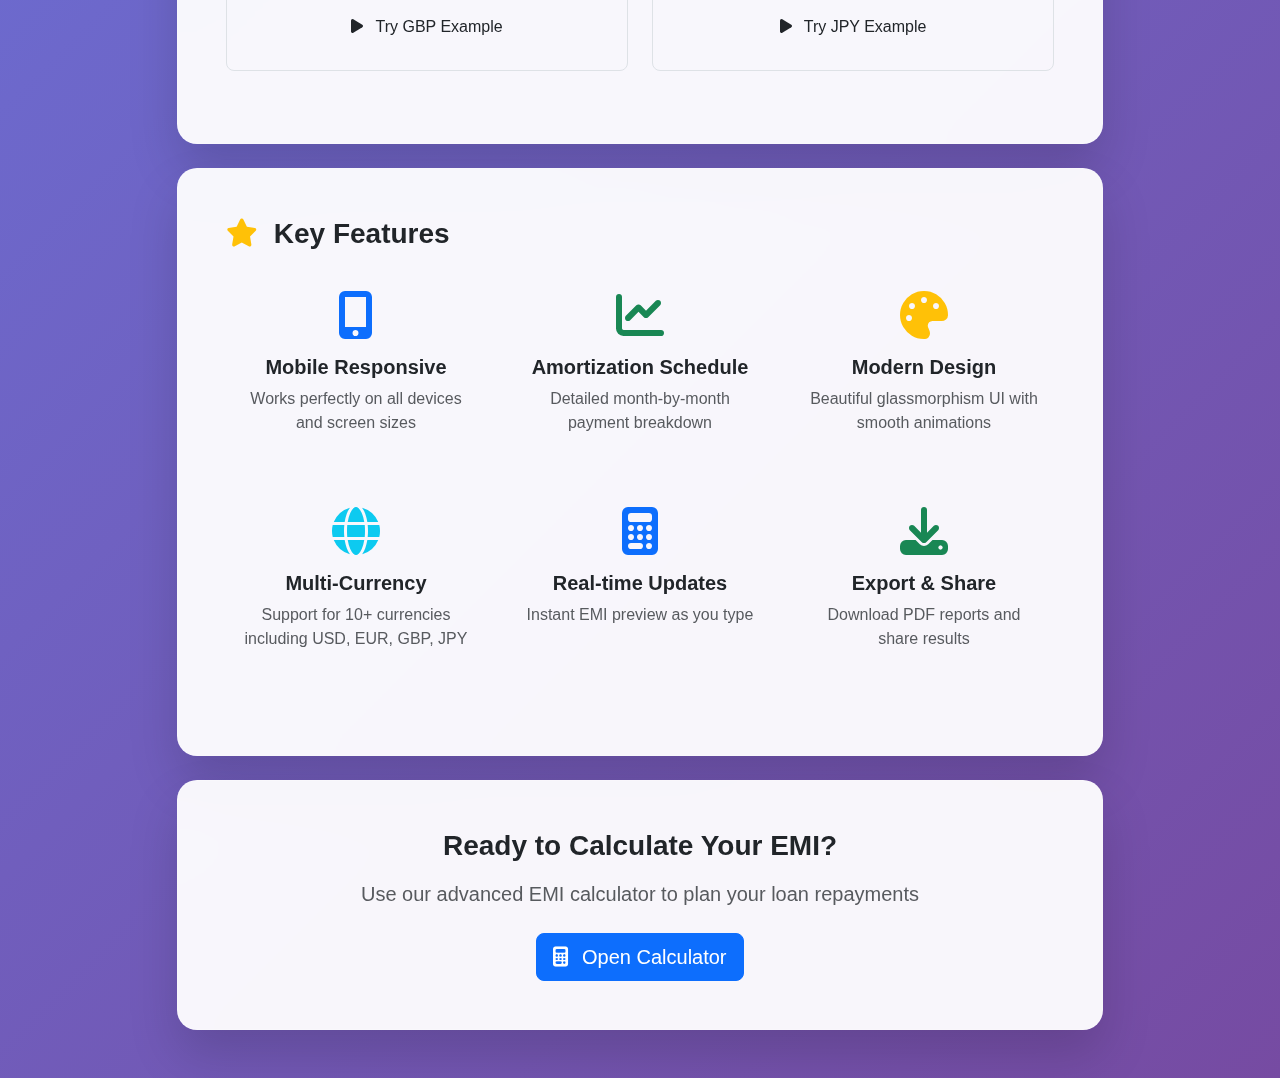
<file: demo.html>
<!DOCTYPE html>
<html lang="en">
<head>
    <meta charset="UTF-8">
    <meta name="viewport" content="width=device-width, initial-scale=1.0">
    <meta name="description" content="Demo and examples for Smart EMI Calculator. See sample calculations for different loan types.">
    <meta name="keywords" content="EMI calculator demo, loan examples, EMI calculation examples">
    <meta name="author" content="Smart EMI Calculator">
    <meta name="robots" content="index, follow">
    <title>EMI Calculator Demo - Sample Calculations</title>
    <link href="https://cdn.jsdelivr.net/npm/bootstrap@5.3.0/dist/css/bootstrap.min.css" rel="stylesheet">
    <link href="https://cdnjs.cloudflare.com/ajax/libs/font-awesome/6.4.0/css/all.min.css" rel="stylesheet">
    <link href="styles/index.css" rel="stylesheet">
</head>
<body>
    <div class="container py-5">
        <div class="row justify-content-center">
            <div class="col-lg-10">
                <!-- Header -->
                <div class="text-center mb-5 fade-in">
                    <h1 class="display-4 fw-bold text-white mb-3">
                        <i class="fas fa-calculator me-3"></i>
                        EMI Calculator Demo
                    </h1>
                    <p class="lead text-white-50">Explore sample calculations and see the calculator in action</p>
                </div>

                <!-- Demo Examples -->
                <div class="demo-card p-4 p-md-5 mb-4 fade-in">
                    <h3 class="fw-bold mb-4 text-dark">
                        <i class="fas fa-lightbulb me-2 text-warning"></i>
                        Sample Calculations
                    </h3>
                    
                    <div class="row">
                        <div class="col-md-6 mb-4">
                            <div class="example-card p-4 border rounded-3 h-100">
                                <h5 class="fw-bold text-primary mb-3">
                                    <i class="fas fa-home me-2"></i>
                                    Home Loan Example
                                </h5>
                                <ul class="list-unstyled">
                                    <li class="mb-2"><strong>Loan Amount:</strong> ₹50,00,000</li>
                                    <li class="mb-2"><strong>Interest Rate:</strong> 8.5% p.a.</li>
                                    <li class="mb-2"><strong>Tenure:</strong> 240 months</li>
                                    <li class="mb-3"><strong>Monthly EMI:</strong> ₹43,391</li>
                                </ul>
                                <button class="btn btn-demo w-100" onclick="loadExample('home', 5000000, 8.5, 240)">
                                    <i class="fas fa-play me-2"></i>
                                    Try This Example
                                </button>
                            </div>
                        </div>
                        
                        <div class="col-md-6 mb-4">
                            <div class="example-card p-4 border rounded-3 h-100">
                                <h5 class="fw-bold text-success mb-3">
                                    <i class="fas fa-car me-2"></i>
                                    Car Loan Example
                                </h5>
                                <ul class="list-unstyled">
                                    <li class="mb-2"><strong>Loan Amount:</strong> ₹8,00,000</li>
                                    <li class="mb-2"><strong>Interest Rate:</strong> 12% p.a.</li>
                                    <li class="mb-2"><strong>Tenure:</strong> 60 months</li>
                                    <li class="mb-3"><strong>Monthly EMI:</strong> ₹17,796</li>
                                </ul>
                                <button class="btn btn-demo w-100" onclick="loadExample('car', 800000, 12, 60)">
                                    <i class="fas fa-play me-2"></i>
                                    Try This Example
                                </button>
                            </div>
                        </div>
                        
                        <div class="col-md-6 mb-4">
                            <div class="example-card p-4 border rounded-3 h-100">
                                <h5 class="fw-bold text-warning mb-3">
                                    <i class="fas fa-user me-2"></i>
                                    Personal Loan Example
                                </h5>
                                <ul class="list-unstyled">
                                    <li class="mb-2"><strong>Loan Amount:</strong> ₹5,00,000</li>
                                    <li class="mb-2"><strong>Interest Rate:</strong> 15% p.a.</li>
                                    <li class="mb-2"><strong>Tenure:</strong> 36 months</li>
                                    <li class="mb-3"><strong>Monthly EMI:</strong> ₹17,333</li>
                                </ul>
                                <button class="btn btn-demo w-100" onclick="loadExample('personal', 500000, 15, 36)">
                                    <i class="fas fa-play me-2"></i>
                                    Try This Example
                                </button>
                            </div>
                        </div>
                        
                        <div class="col-md-6 mb-4">
                            <div class="example-card p-4 border rounded-3 h-100">
                                <h5 class="fw-bold text-info mb-3">
                                    <i class="fas fa-graduation-cap me-2"></i>
                                    Education Loan Example
                                </h5>
                                <ul class="list-unstyled">
                                    <li class="mb-2"><strong>Loan Amount:</strong> ₹10,00,000</li>
                                    <li class="mb-2"><strong>Interest Rate:</strong> 9% p.a.</li>
                                    <li class="mb-2"><strong>Tenure:</strong> 84 months</li>
                                    <li class="mb-3"><strong>Monthly EMI:</strong> ₹16,005</li>
                                </ul>
                                <button class="btn btn-demo w-100" onclick="loadExample('education', 1000000, 9, 84)">
                                    <i class="fas fa-play me-2"></i>
                                    Try This Example
                                </button>
                            </div>
                        </div>
                    </div>
                </div>

                <!-- Multi-Currency Examples -->
                <div class="demo-card p-4 p-md-5 mb-4 fade-in">
                    <h3 class="fw-bold mb-4 text-dark">
                        <i class="fas fa-globe me-2 text-info"></i>
                        Multi-Currency Examples
                    </h3>
                    <p class="text-muted mb-4">Our calculator supports multiple currencies. Try these examples with different currencies!</p>
                    
                    <div class="row">
                        <div class="col-md-6 mb-4">
                            <div class="example-card p-4 border rounded-3 h-100">
                                <h5 class="fw-bold text-primary mb-3">
                                    <i class="fas fa-dollar-sign me-2"></i>
                                    US Dollar Example
                                </h5>
                                <ul class="list-unstyled">
                                    <li class="mb-2"><strong>Loan Amount:</strong> $500,000</li>
                                    <li class="mb-2"><strong>Interest Rate:</strong> 4.5% p.a.</li>
                                    <li class="mb-2"><strong>Tenure:</strong> 360 months</li>
                                    <li class="mb-3"><strong>Monthly EMI:</strong> $2,533</li>
                                </ul>
                                <button class="btn btn-demo w-100" onclick="loadExampleWithCurrency('home', 500000, 4.5, 360, 'USD')">
                                    <i class="fas fa-play me-2"></i>
                                    Try USD Example
                                </button>
                            </div>
                        </div>
                        
                        <div class="col-md-6 mb-4">
                            <div class="example-card p-4 border rounded-3 h-100">
                                <h5 class="fw-bold text-success mb-3">
                                    <i class="fas fa-euro-sign me-2"></i>
                                    Euro Example
                                </h5>
                                <ul class="list-unstyled">
                                    <li class="mb-2"><strong>Loan Amount:</strong> €300,000</li>
                                    <li class="mb-2"><strong>Interest Rate:</strong> 3.2% p.a.</li>
                                    <li class="mb-2"><strong>Tenure:</strong> 300 months</li>
                                    <li class="mb-3"><strong>Monthly EMI:</strong> €1,456</li>
                                </ul>
                                <button class="btn btn-demo w-100" onclick="loadExampleWithCurrency('home', 300000, 3.2, 300, 'EUR')">
                                    <i class="fas fa-play me-2"></i>
                                    Try EUR Example
                                </button>
                            </div>
                        </div>
                        
                        <div class="col-md-6 mb-4">
                            <div class="example-card p-4 border rounded-3 h-100">
                                <h5 class="fw-bold text-warning mb-3">
                                    <i class="fas fa-pound-sign me-2"></i>
                                    British Pound Example
                                </h5>
                                <ul class="list-unstyled">
                                    <li class="mb-2"><strong>Loan Amount:</strong> £250,000</li>
                                    <li class="mb-2"><strong>Interest Rate:</strong> 3.8% p.a.</li>
                                    <li class="mb-2"><strong>Tenure:</strong> 300 months</li>
                                    <li class="mb-3"><strong>Monthly EMI:</strong> £1,298</li>
                                </ul>
                                <button class="btn btn-demo w-100" onclick="loadExampleWithCurrency('home', 250000, 3.8, 300, 'GBP')">
                                    <i class="fas fa-play me-2"></i>
                                    Try GBP Example
                                </button>
                            </div>
                        </div>
                        
                        <div class="col-md-6 mb-4">
                            <div class="example-card p-4 border rounded-3 h-100">
                                <h5 class="fw-bold text-info mb-3">
                                    <i class="fas fa-yen-sign me-2"></i>
                                    Japanese Yen Example
                                </h5>
                                <ul class="list-unstyled">
                                    <li class="mb-2"><strong>Loan Amount:</strong> ¥50,000,000</li>
                                    <li class="mb-2"><strong>Interest Rate:</strong> 1.2% p.a.</li>
                                    <li class="mb-2"><strong>Tenure:</strong> 420 months</li>
                                    <li class="mb-3"><strong>Monthly EMI:</strong> ¥138,456</li>
                                </ul>
                                <button class="btn btn-demo w-100" onclick="loadExampleWithCurrency('home', 50000000, 1.2, 420, 'JPY')">
                                    <i class="fas fa-play me-2"></i>
                                    Try JPY Example
                                </button>
                            </div>
                        </div>
                    </div>
                </div>

                <!-- Features Showcase -->
                <div class="demo-card p-4 p-md-5 mb-4 fade-in">
                    <h3 class="fw-bold mb-4 text-dark">
                        <i class="fas fa-star me-2 text-warning"></i>
                        Key Features
                    </h3>
                    
                    <div class="row">
                        <div class="col-md-4 mb-4 text-center">
                            <div class="p-3">
                                <i class="fas fa-mobile-alt fa-3x text-primary mb-3"></i>
                                <h5 class="fw-bold">Mobile Responsive</h5>
                                <p class="text-muted">Works perfectly on all devices and screen sizes</p>
                            </div>
                        </div>
                        
                        <div class="col-md-4 mb-4 text-center">
                            <div class="p-3">
                                <i class="fas fa-chart-line fa-3x text-success mb-3"></i>
                                <h5 class="fw-bold">Amortization Schedule</h5>
                                <p class="text-muted">Detailed month-by-month payment breakdown</p>
                            </div>
                        </div>
                        
                        <div class="col-md-4 mb-4 text-center">
                            <div class="p-3">
                                <i class="fas fa-palette fa-3x text-warning mb-3"></i>
                                <h5 class="fw-bold">Modern Design</h5>
                                <p class="text-muted">Beautiful glassmorphism UI with smooth animations</p>
                            </div>
                        </div>
                        
                        <div class="col-md-4 mb-4 text-center">
                            <div class="p-3">
                                <i class="fas fa-globe fa-3x text-info mb-3"></i>
                                <h5 class="fw-bold">Multi-Currency</h5>
                                <p class="text-muted">Support for 10+ currencies including USD, EUR, GBP, JPY</p>
                            </div>
                        </div>
                        
                        <div class="col-md-4 mb-4 text-center">
                            <div class="p-3">
                                <i class="fas fa-calculator fa-3x text-primary mb-3"></i>
                                <h5 class="fw-bold">Real-time Updates</h5>
                                <p class="text-muted">Instant EMI preview as you type</p>
                            </div>
                        </div>
                        
                        <div class="col-md-4 mb-4 text-center">
                            <div class="p-3">
                                <i class="fas fa-download fa-3x text-success mb-3"></i>
                                <h5 class="fw-bold">Export & Share</h5>
                                <p class="text-muted">Download PDF reports and share results</p>
                            </div>
                        </div>
                    </div>
                </div>

                <!-- Call to Action -->
                <div class="demo-card p-4 p-md-5 text-center fade-in">
                    <h3 class="fw-bold mb-3 text-dark">Ready to Calculate Your EMI?</h3>
                    <p class="lead text-muted mb-4">Use our advanced EMI calculator to plan your loan repayments</p>
                    <a href="index.html" class="btn btn-primary btn-lg">
                        <i class="fas fa-calculator me-2"></i>
                        Open Calculator
                    </a>
                </div>
            </div>
        </div>
    </div>

    <script src="https://cdn.jsdelivr.net/npm/bootstrap@5.3.0/dist/js/bootstrap.bundle.min.js"></script>
    <script>
                // Function to load examples into the main calculator
        function loadExample(loanType, amount, rate, months) {
            // Store the example data in localStorage
            const exampleData = {
                loanType: loanType,
                amount: amount,
                rate: rate,
                months: months
            };
            
            localStorage.setItem('emiExample', JSON.stringify(exampleData));
            
            // Redirect to main calculator
            window.location.href = 'index.html';
        }
        
        // Function to load examples into the main calculator with currency
        function loadExampleWithCurrency(loanType, amount, rate, months, currency) {
            // Store the example data in localStorage
            const exampleData = {
                loanType: loanType,
                amount: amount,
                rate: rate,
                months: months,
                currency: currency
            };
            
            localStorage.setItem('emiExample', JSON.stringify(exampleData));
            
            // Redirect to main calculator
            window.location.href = 'index.html';
        }
        
        // Add some interactive effects
        document.addEventListener('DOMContentLoaded', function() {
            // Add hover effects to example cards
            document.querySelectorAll('.example-card').forEach(card => {
                card.addEventListener('mouseenter', function() {
                    this.style.borderColor = '#6366f1';
                });
                
                card.addEventListener('mouseleave', function() {
                    this.style.borderColor = '#dee2e6';
                });
            });
        });
    </script>
</body>
</html>
</file>
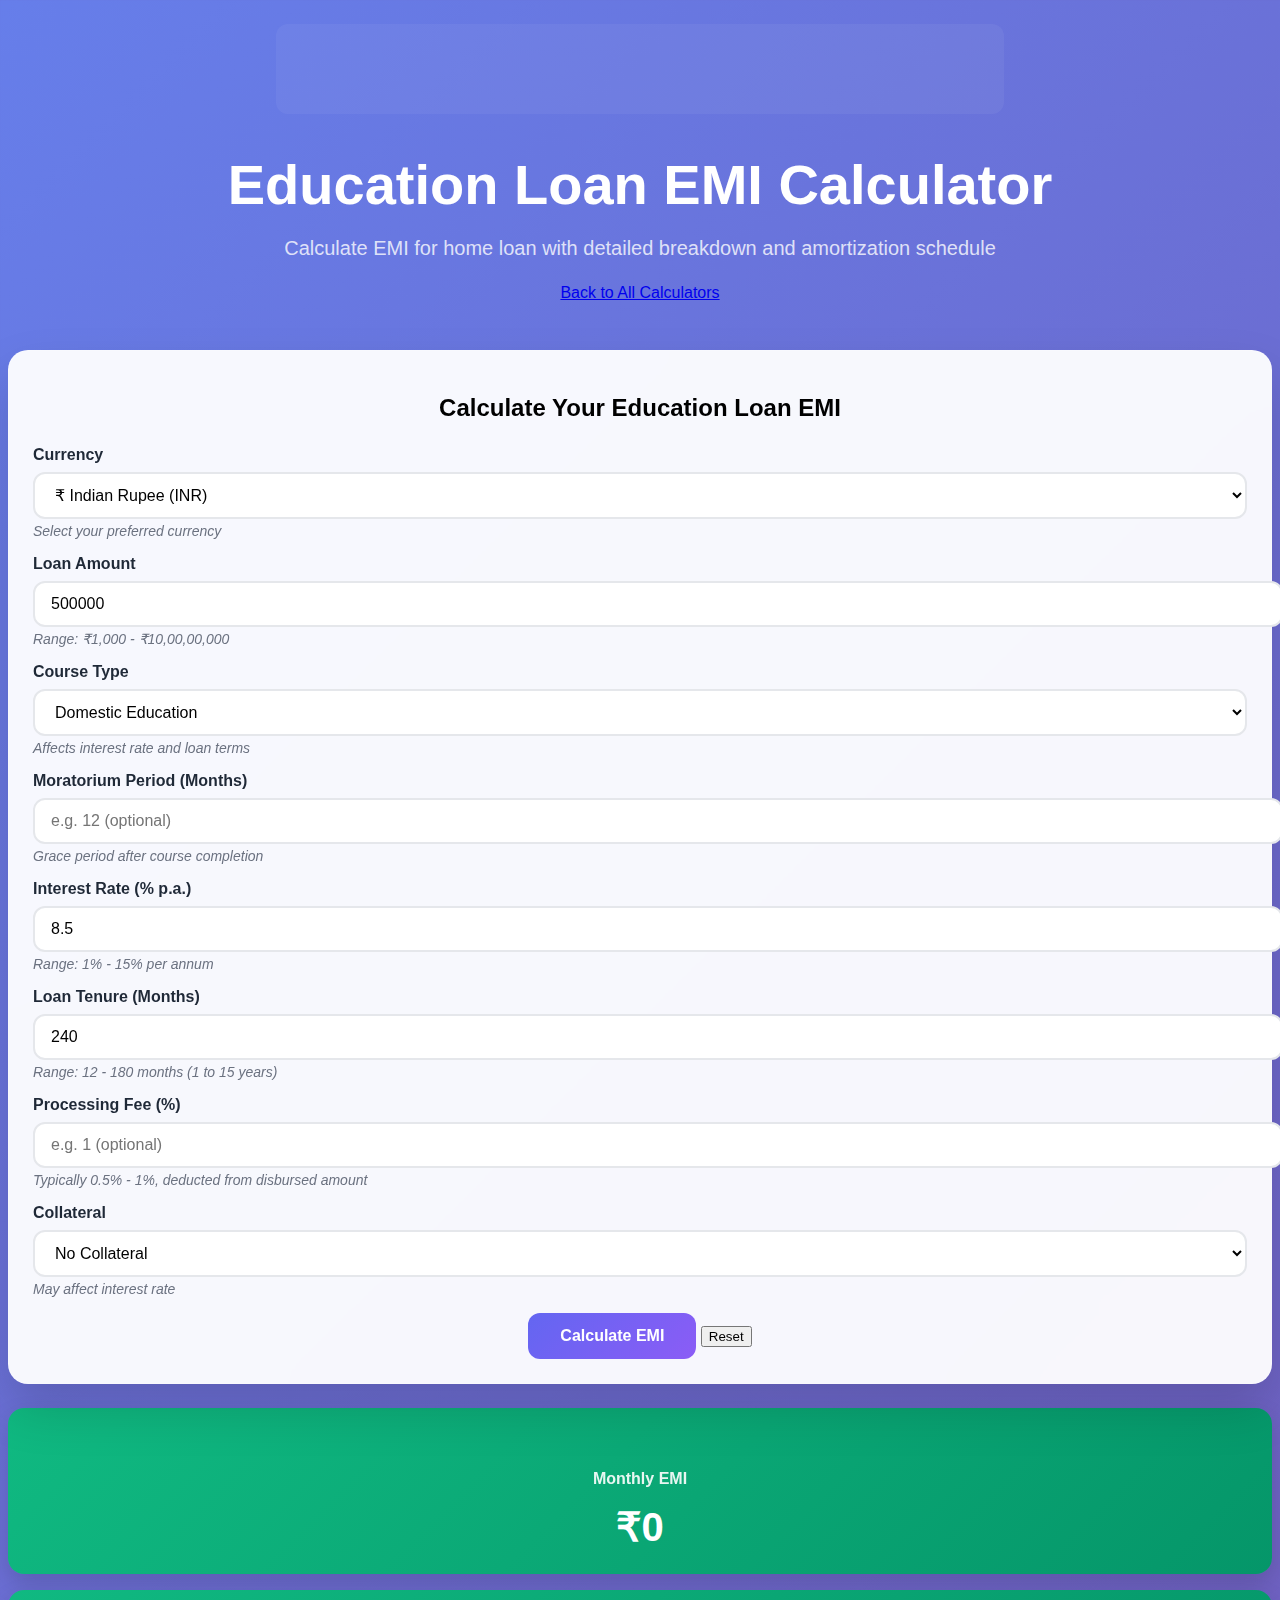
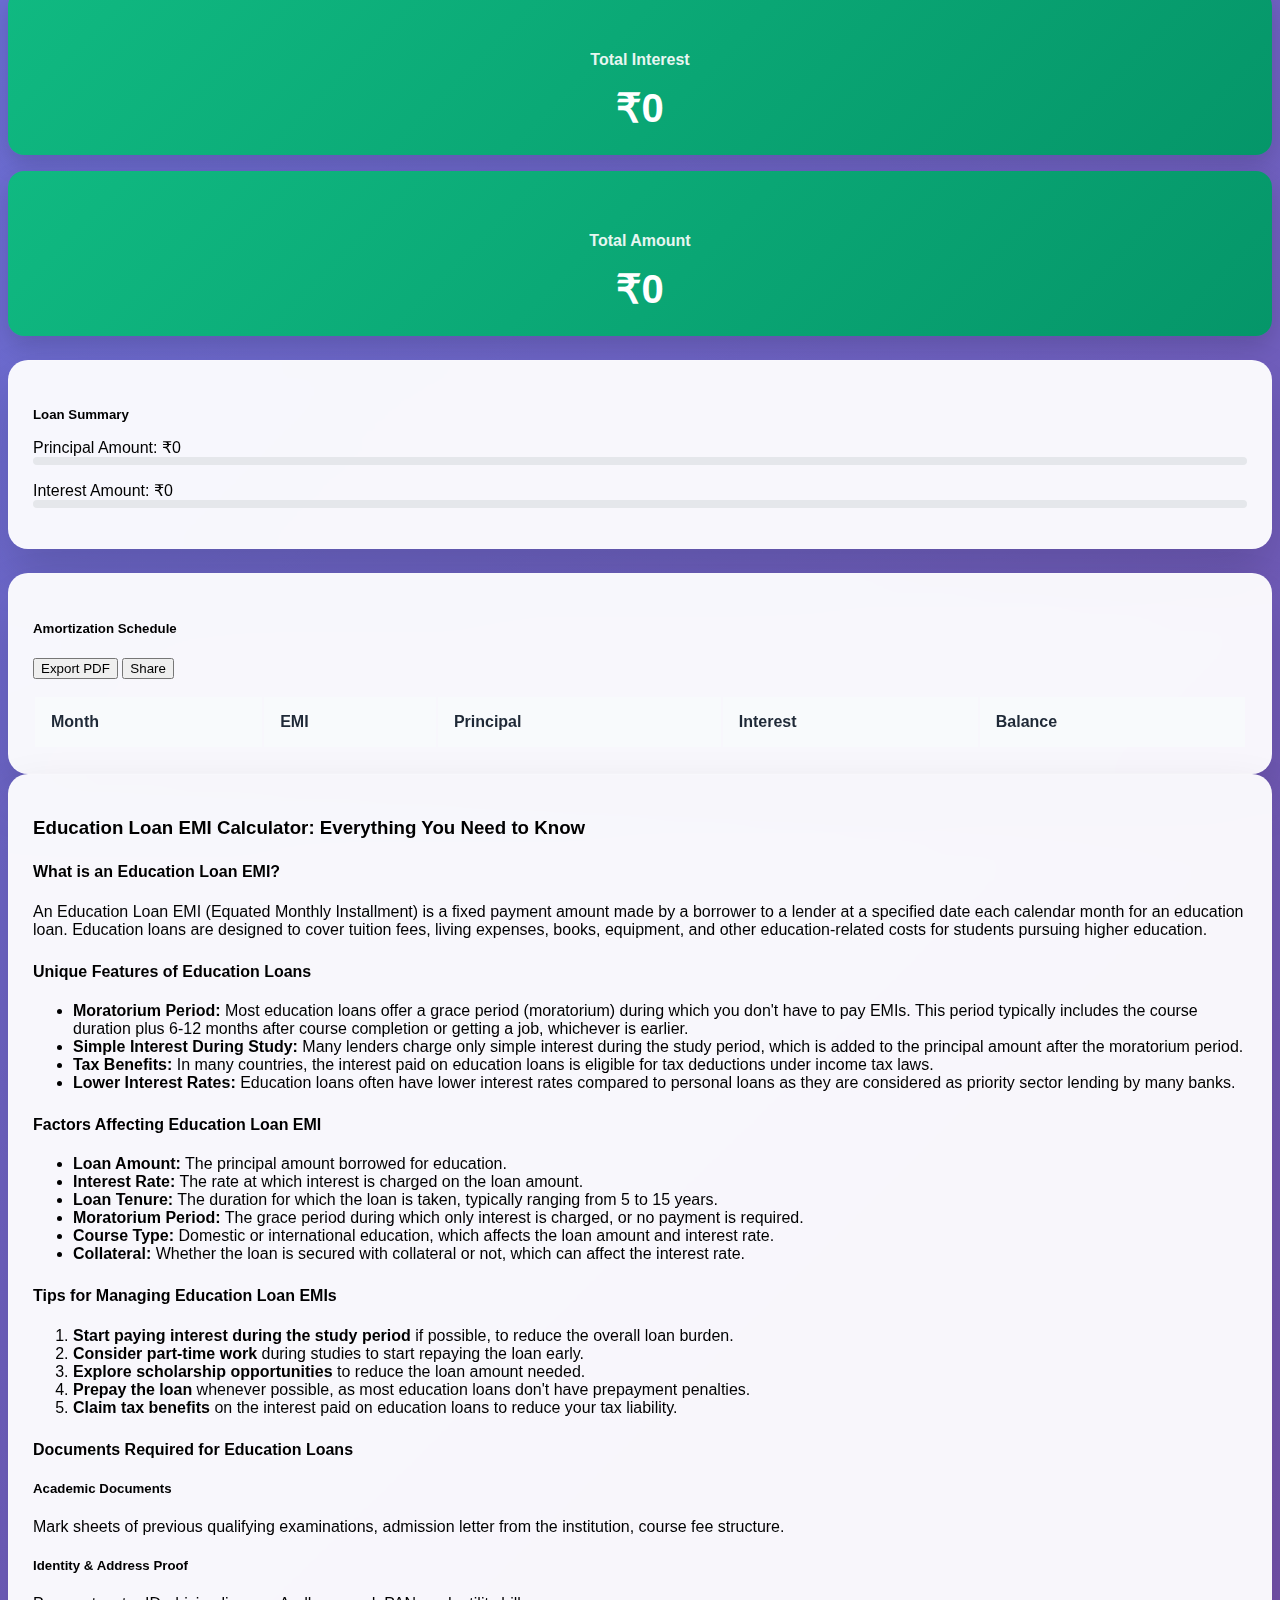
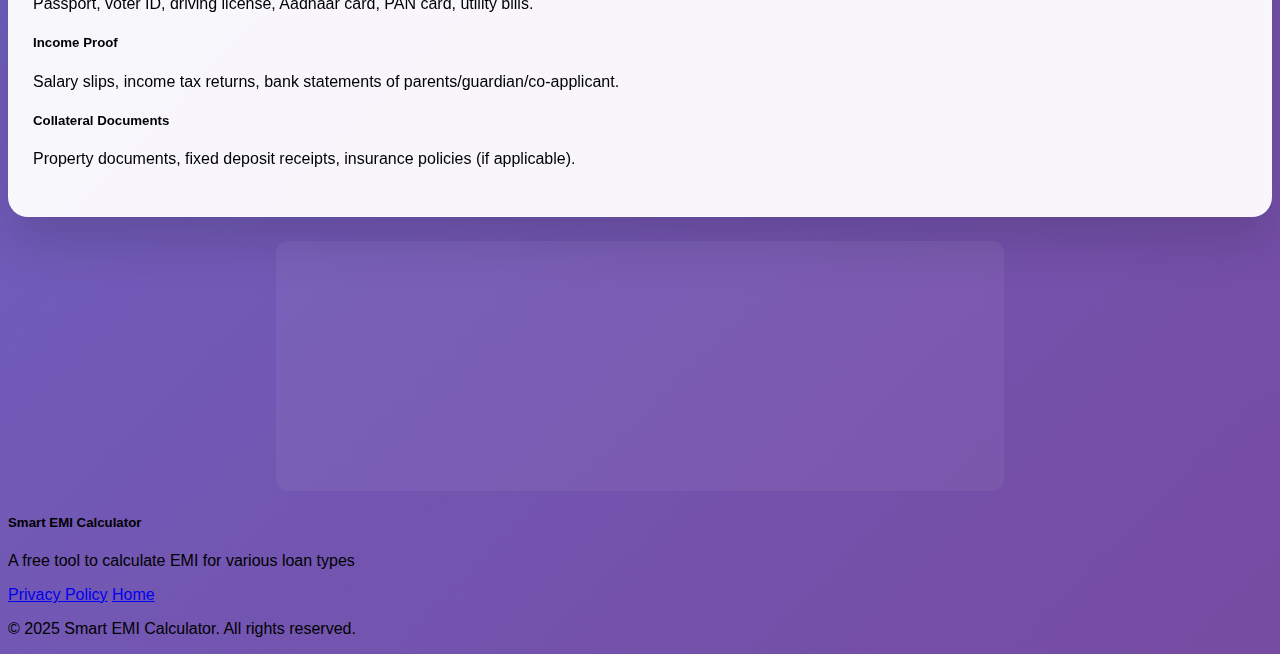
<file: education-loan.html>
<!DOCTYPE html>
<html lang="en">
<head>
    <meta charset="UTF-8">
    <meta name="viewport" content="width=device-width, initial-scale=1.0">
    <meta name="description" content="Free Education Loan EMI Calculator. Calculate monthly EMI, total interest, and view detailed amortization schedule for your education loan.">
    <meta name="keywords" content="education loan EMI calculator, student loan, study loan, education finance, college loan, university loan, EMI calculation">
    <meta name="author" content="Smart EMI Calculator">
    <meta name="robots" content="index, follow">
    <link rel="canonical" href="https://smartcalctools.click/education-loan.html">
    <!-- Ezoic Privacy Scripts -->
    <script src="https://cmp.gatekeeperconsent.com/min.js" data-cfasync="false"></script>
    <script src="https://the.gatekeeperconsent.com/cmp.min.js" data-cfasync="false"></script>
    
    <!-- Ezoic Header Script -->
    <script async src="//www.ezojs.com/ezoic/sa.min.js"></script>
    <script>
        window.ezstandalone = window.ezstandalone || {};
        ezstandalone.cmd = ezstandalone.cmd || [];
    </script>
    
    <!-- Security Headers -->
    <meta http-equiv="Content-Security-Policy" content="default-src 'self'; script-src 'self' 'unsafe-inline' https://cdn.jsdelivr.net https://cmp.gatekeeperconsent.com https://the.gatekeeperconsent.com https://www.ezojs.com https://cdn.id5-sync.com https://*.ezoic.net https://*.ezojs.com; style-src 'self' 'unsafe-inline' https://cdn.jsdelivr.net https://cdnjs.cloudflare.com; font-src https://cdnjs.cloudflare.com; img-src 'self' data:; connect-src 'self' https://cmp.gatekeeperconsent.com https://the.gatekeeperconsent.com https://www.ezojs.com https://g.ezoic.net https://cdn.id5-sync.com https://id5-sync.com https://*.id5-sync.com https://*.ezoic.net https://*.ezojs.com">
    <meta http-equiv="X-Content-Type-Options" content="nosniff">
    <meta http-equiv="Strict-Transport-Security" content="max-age=31536000; includeSubDomains">
    <title>Education Loan EMI Calculator - Calculate Student Loan EMI & Repayment Schedule</title>
    <link href="https://cdn.jsdelivr.net/npm/bootstrap@5.3.0/dist/css/bootstrap.min.css" rel="stylesheet" integrity="sha384-9ndCyUaIbzAi2FUVXJi0CjmCapSmO7SnpJef0486qhLnuZ2cdeRhO02iuK6FUUVM" crossorigin="anonymous">
    <link href="https://cdnjs.cloudflare.com/ajax/libs/font-awesome/6.4.0/css/all.min.css" rel="stylesheet" integrity="sha512-iecdLmaskl7CVkqkXNQ/ZH/XLlvWZOJyj7Yy7tcenmpD1ypASozpmT/E0iPtmFIB46ZmdtAc9eNBvH0H/ZpiBw==" crossorigin="anonymous">
    <link href="styles/index.css" rel="stylesheet">
    <link href="styles/ads.css" rel="stylesheet">
    
    <!-- Resource hints for critical resources -->
    <link rel="preconnect" href="https://cdn.jsdelivr.net">
    <link rel="preconnect" href="https://cdnjs.cloudflare.com">
    
    <!-- Structured Data - Calculator Tool -->
    <script type="application/ld+json">
    {
      "@context": "https://schema.org",
      "@type": "WebApplication",
      "name": "Education Loan EMI Calculator",
      "applicationCategory": "FinanceApplication",
      "operatingSystem": "Web",
      "offers": {
        "@type": "Offer",
        "price": "0",
        "priceCurrency": "USD"
      },
      "description": "Free Education Loan EMI Calculator. Calculate monthly EMI, total interest, and view detailed amortization schedule for your education loan."
    }
    </script>
    
    <!-- Structured Data - BreadcrumbList -->
    <script type="application/ld+json">
    {
      "@context": "https://schema.org",
      "@type": "BreadcrumbList",
      "itemListElement": [{
        "@type": "ListItem",
        "position": 1,
        "name": "Home",
        "item": "https://smartcalctools.click"
      },{
        "@type": "ListItem",
        "position": 2,
        "name": "Education Loan EMI Calculator",
        "item": "https://smartcalctools.click/education-loan.html"
      }]
    }
    </script>
</head>
<body>
    <!-- Ezoic - top_of_page - top_of_page -->
    <div id="ezoic-pub-ad-placeholder-101" class="ad-container ad-container-horizontal"></div>
    <!-- End Ezoic - top_of_page -->
    
    <div class="container py-5">
        <div class="row justify-content-center">
            <div class="col-lg-10">
                <!-- Header -->
                <header class="calculator-header text-center mb-5">
                    <h1 class="display-4 fw-bold text-white mb-3"><i class="fas fa-graduation-cap me-3"></i>Education Loan EMI Calculator</h1>
                    <p class="lead text-white mb-4">Calculate your monthly EMI for student loans, study loans, and education financing</p>
                    <div class="mt-3">
                        <a href="index.html" class="btn btn-outline-light btn-sm">
                            <i class="fas fa-arrow-left me-2"></i>
                            Back to All Calculators
                        </a>
                    </div>
                </header>
                
                <!-- Main Calculator Card -->
                <div class="calculator-card p-4 p-md-5 mb-4 fade-in">
                    <h2 class="fw-bold mb-4 text-center">Calculate Your Education Loan EMI</h2>
                    
                    <!-- Loan Details Form -->
                    <div class="row">
                        <div class="col-md-6 mb-3">
                            <label for="currencySelect" class="form-label fw-bold">
                                <i class="fas fa-globe me-2"></i>
                                Currency
                            </label>
                            <select class="form-select" id="currencySelect">
                                <option value="INR" data-symbol="₹" data-name="Indian Rupee">₹ Indian Rupee (INR)</option>
                                <option value="USD" data-symbol="$" data-name="US Dollar">$ US Dollar (USD)</option>
                                <option value="EUR" data-symbol="€" data-name="Euro">€ Euro (EUR)</option>
                                <option value="GBP" data-symbol="£" data-name="British Pound">£ British Pound (GBP)</option>
                                <option value="JPY" data-symbol="¥" data-name="Japanese Yen">¥ Japanese Yen (JPY)</option>
                                <option value="CAD" data-symbol="C$" data-name="Canadian Dollar">C$ Canadian Dollar (CAD)</option>
                                <option value="AUD" data-symbol="A$" data-name="Australian Dollar">A$ Australian Dollar (AUD)</option>
                                <option value="CHF" data-symbol="CHF" data-name="Swiss Franc">CHF Swiss Franc (CHF)</option>
                                <option value="CNY" data-symbol="¥" data-name="Chinese Yuan">¥ Chinese Yuan (CNY)</option>
                                <option value="SGD" data-symbol="S$" data-name="Singapore Dollar">S$ Singapore Dollar (SGD)</option>
                                <option value="HKD" data-symbol="HK$" data-name="Hong Kong Dollar">HK$ Hong Kong Dollar (HKD)</option>
                                <option value="NZD" data-symbol="NZ$" data-name="New Zealand Dollar">NZ$ New Zealand Dollar (NZD)</option>
                                <option value="KRW" data-symbol="₩" data-name="South Korean Won">₩ South Korean Won (KRW)</option>
                                <option value="TZS" data-symbol="TSh" data-name="Tanzanian Shilling">TSh Tanzanian Shilling (TZS)</option>
                            </select>
                            <div class="form-text">Select your preferred currency</div>
                        </div>
                        <div class="col-md-6 mb-3">
                            <label for="loanAmount" class="form-label fw-bold">
                                <i class="fas fa-money-bill-wave me-2"></i>
                                Loan Amount
                            </label>
                            <input type="number" class="form-control" id="loanAmount" placeholder="Enter loan amount" min="1000" step="1000">
                            <div class="form-text">Range: <span id="amountRange">₹1,000 - ₹50,00,000</span></div>
                        </div>
                        <div class="col-md-6 mb-3">
                            <label for="educationCourse" class="form-label fw-bold">
                                <i class="fas fa-graduation-cap me-2"></i>
                                Course Type
                            </label>
                            <select class="form-select" id="educationCourse">
                                <option value="domestic">Domestic Education</option>
                                <option value="abroad">Study Abroad</option>
                                <option value="professional">Professional Course</option>
                                <option value="vocational">Vocational Training</option>
                            </select>
                            <div class="form-text">Affects interest rate and loan terms</div>
                        </div>
                        <div class="col-md-6 mb-3">
                            <label for="educationMoratorium" class="form-label fw-bold">
                                <i class="fas fa-hourglass-half me-2"></i>
                                Moratorium Period (Months)
                            </label>
                            <input type="number" class="form-control" id="educationMoratorium" placeholder="e.g. 12 (optional)" min="0" max="48" step="1">
                            <div class="form-text">Grace period after course completion</div>
                        </div>
                        <div class="col-md-6 mb-3">
                            <label for="interestRate" class="form-label fw-bold">
                                <i class="fas fa-percentage me-2"></i>
                                Interest Rate (% p.a.)
                            </label>
                            <input type="number" class="form-control" id="interestRate" placeholder="Enter interest rate" min="1" max="15" step="0.1">
                            <div class="form-text">Range: 1% - 15% per annum</div>
                        </div>
                        <div class="col-md-6 mb-3">
                            <label for="loanTenureMonths" class="form-label fw-bold">
                                <i class="fas fa-calendar-alt me-2"></i>
                                Loan Tenure (Months)
                            </label>
                            <input type="number" class="form-control" id="loanTenureMonths" placeholder="Enter tenure in months" min="12" max="180" step="1">
                            <div class="form-text">Range: 12 - 180 months (1 to 15 years)</div>
                        </div>
                        <div class="col-md-6 mb-3">
                            <label for="educationProcessingFeePct" class="form-label fw-bold">
                                <i class="fas fa-file-invoice me-2"></i>
                                Processing Fee (%)
                            </label>
                            <input type="number" class="form-control" id="educationProcessingFeePct" placeholder="e.g. 1 (optional)" min="0" max="2" step="0.1">
                            <div class="form-text">Typically 0.5% - 1%, deducted from disbursed amount</div>
                        </div>
                        <div class="col-md-6 mb-3">
                            <label for="educationCollateral" class="form-label fw-bold">
                                <i class="fas fa-shield-alt me-2"></i>
                                Collateral
                            </label>
                            <select class="form-select" id="educationCollateral">
                                <option value="none">No Collateral</option>
                                <option value="property">Property</option>
                                <option value="fd">Fixed Deposit</option>
                                <option value="insurance">Insurance Policy</option>
                            </select>
                            <div class="form-text">May affect interest rate</div>
                        </div>
                    </div>

                    <!-- Calculate Button -->
                    <div class="text-center">
                        <button id="calculateBtn" class="btn btn-calculate btn-lg text-white me-3">
                            <i class="fas fa-calculator me-2"></i>
                            Calculate EMI
                        </button>
                        <button id="resetBtn" class="btn btn-outline-secondary btn-lg">
                            <i class="fas fa-redo me-2"></i>
                            Reset
                        </button>
                    </div>
                </div>

                <!-- Results Section -->
                <div id="resultsSection" class="d-none">
                    <!-- EMI Summary -->
                    <div class="row mb-4">
                        <div class="col-md-4 mb-3">
                            <div class="result-card text-center">
                                <h6 class="mb-2">Monthly EMI</h6>
                                <div class="emi-amount" id="monthlyEMI">₹0</div>
                            </div>
                        </div>
                        <div class="col-md-4 mb-3">
                            <div class="result-card text-center result-card-warning">
                                <h6 class="mb-2">Total Interest</h6>
                                <div class="emi-amount" id="totalInterest">₹0</div>
                            </div>
                        </div>
                        <div class="col-md-4 mb-3">
                            <div class="result-card text-center result-card-danger">
                                <h6 class="mb-2">Total Amount</h6>
                                <div class="emi-amount" id="totalAmount">₹0</div>
                            </div>
                        </div>
                    </div>

                    <!-- Loan Summary -->
                    <div class="calculator-card p-4 mb-4 slide-in">
                        <h5 class="fw-bold mb-3 text-dark">
                            <i class="fas fa-chart-pie me-2"></i>
                            Loan Summary
                        </h5>
                        <div class="row">
                            <div class="col-md-6 mb-3">
                                <div class="d-flex justify-content-between align-items-center mb-2">
                                    <span class="fw-semibold">Principal Amount:</span>
                                    <span class="fw-bold text-primary" id="principalAmount">₹0</span>
                                </div>
                                <div class="progress mb-3">
                                    <div class="progress-bar bg-primary progress-bar-zero" id="principalBar"></div>
                                </div>
                            </div>
                            <div class="col-md-6 mb-3">
                                <div class="d-flex justify-content-between align-items-center mb-2">
                                    <span class="fw-semibold">Interest Amount:</span>
                                    <span class="fw-bold text-warning" id="interestAmount">₹0</span>
                                </div>
                                <div class="progress mb-3">
                                    <div class="progress-bar bg-warning progress-bar-zero" id="interestBar"></div>
                                </div>
                            </div>
                        </div>
                    </div>

                    <!-- Amortization Schedule -->
                    <div class="calculator-card p-4 slide-in">
                        <div class="d-flex justify-content-between align-items-center mb-3">
                            <h5 class="fw-bold mb-0 text-dark">
                                <i class="fas fa-table me-2"></i>
                                Amortization Schedule
                            </h5>
                            <div class="btn-group" role="group">
                                <button id="exportBtn" class="btn btn-outline-primary btn-sm">
                                    <i class="fas fa-download me-2"></i>
                                    Export PDF
                                </button>
                                <button id="shareBtn" class="btn btn-outline-success btn-sm">
                                    <i class="fas fa-share-alt me-2"></i>
                                    Share
                                </button>
                            </div>
                        </div>
                        <div class="table-responsive">
                            <table class="table table-hover amortization-table">
                                <thead>
                                    <tr>
                                        <th>Month</th>
                                        <th>EMI</th>
                                        <th>Principal</th>
                                        <th>Interest</th>
                                        <th>Balance</th>
                                    </tr>
                                </thead>
                                <tbody id="amortizationTableBody">
                                </tbody>
                            </table>
                        </div>
                    </div>
                </div>
                
                <!-- Education Loan Information -->
                <div id="educationLoanInfo" class="calculator-card p-4 p-md-5 mt-4 fade-in">
                    <h3 class="fw-bold mb-4">Education Loan EMI Calculator: Everything You Need to Know</h3>
                    
                    <div class="mb-4">
                        <h4 class="fw-bold">What is an Education Loan EMI?</h4>
                        <p>An Education Loan EMI (Equated Monthly Installment) is a fixed payment amount made by a borrower to a lender at a specified date each calendar month for an education loan. Education loans are designed to cover tuition fees, living expenses, books, equipment, and other education-related costs for students pursuing higher education.</p>
                    </div>
                    
                    <div class="mb-4">
                        <h4 class="fw-bold">Unique Features of Education Loans</h4>
                        <ul>
                            <li><strong>Moratorium Period:</strong> Most education loans offer a grace period (moratorium) during which you don't have to pay EMIs. This period typically includes the course duration plus 6-12 months after course completion or getting a job, whichever is earlier.</li>
                            <li><strong>Simple Interest During Study:</strong> Many lenders charge only simple interest during the study period, which is added to the principal amount after the moratorium period.</li>
                            <li><strong>Tax Benefits:</strong> In many countries, the interest paid on education loans is eligible for tax deductions under income tax laws.</li>
                            <li><strong>Lower Interest Rates:</strong> Education loans often have lower interest rates compared to personal loans as they are considered as priority sector lending by many banks.</li>
                        </ul>
                    </div>
                    
                    <div class="mb-4">
                        <h4 class="fw-bold">Factors Affecting Education Loan EMI</h4>
                        <ul>
                            <li><strong>Loan Amount:</strong> The principal amount borrowed for education.</li>
                            <li><strong>Interest Rate:</strong> The rate at which interest is charged on the loan amount.</li>
                            <li><strong>Loan Tenure:</strong> The duration for which the loan is taken, typically ranging from 5 to 15 years.</li>
                            <li><strong>Moratorium Period:</strong> The grace period during which only interest is charged, or no payment is required.</li>
                            <li><strong>Course Type:</strong> Domestic or international education, which affects the loan amount and interest rate.</li>
                            <li><strong>Collateral:</strong> Whether the loan is secured with collateral or not, which can affect the interest rate.</li>
                        </ul>
                    </div>
                    
                    <div class="mb-4">
                        <h4 class="fw-bold">Tips for Managing Education Loan EMIs</h4>
                        <ol>
                            <li><strong>Start paying interest during the study period</strong> if possible, to reduce the overall loan burden.</li>
                            <li><strong>Consider part-time work</strong> during studies to start repaying the loan early.</li>
                            <li><strong>Explore scholarship opportunities</strong> to reduce the loan amount needed.</li>
                            <li><strong>Prepay the loan</strong> whenever possible, as most education loans don't have prepayment penalties.</li>
                            <li><strong>Claim tax benefits</strong> on the interest paid on education loans to reduce your tax liability.</li>
                        </ol>
                    </div>
                    
                    <div class="mb-4">
                        <h4 class="fw-bold">Documents Required for Education Loans</h4>
                        <div class="row">
                            <div class="col-md-6 mb-3">
                                <div class="d-flex">
                                    <div class="me-3 text-warning">
                                        <i class="fas fa-user-graduate"></i>
                                    </div>
                                    <div>
                                        <h5 class="fw-bold">Academic Documents</h5>
                                        <p>Mark sheets of previous qualifying examinations, admission letter from the institution, course fee structure.</p>
                                    </div>
                                </div>
                            </div>
                            <div class="col-md-6 mb-3">
                                <div class="d-flex">
                                    <div class="me-3 text-warning">
                                        <i class="fas fa-id-card"></i>
                                    </div>
                                    <div>
                                        <h5 class="fw-bold">Identity & Address Proof</h5>
                                        <p>Passport, voter ID, driving license, Aadhaar card, PAN card, utility bills.</p>
                                    </div>
                                </div>
                            </div>
                            <div class="col-md-6 mb-3">
                                <div class="d-flex">
                                    <div class="me-3 text-warning">
                                        <i class="fas fa-money-check-alt"></i>
                                    </div>
                                    <div>
                                        <h5 class="fw-bold">Income Proof</h5>
                                        <p>Salary slips, income tax returns, bank statements of parents/guardian/co-applicant.</p>
                                    </div>
                                </div>
                            </div>
                            <div class="col-md-6 mb-3">
                                <div class="d-flex">
                                    <div class="me-3 text-warning">
                                        <i class="fas fa-shield-alt"></i>
                                    </div>
                                    <div>
                                        <h5 class="fw-bold">Collateral Documents</h5>
                                        <p>Property documents, fixed deposit receipts, insurance policies (if applicable).</p>
                                    </div>
                                </div>
                            </div>
                        </div>
                    </div>
                </div>
                
                <!-- Ezoic - bottom_of_page - bottom_of_page -->
                <div id="ezoic-pub-ad-placeholder-102" class="ad-container ad-container-horizontal"></div>
                <!-- End Ezoic - bottom_of_page -->
            </div>
        </div>
    </div>
    
    <footer class="bg-dark text-white py-4 mt-5">
        <div class="container">
            <div class="row">
                <div class="col-md-6">
                    <h5>Smart EMI Calculator</h5>
                    <p class="small">A free tool to calculate EMI for various loan types</p>
                </div>
                <div class="col-md-6 text-md-end">
                    <div class="mb-2">
                        <a href="privacy-policy.html" class="text-white-50 text-decoration-none me-3">Privacy Policy</a>
                        <a href="index.html" class="text-white-50 text-decoration-none">Home</a>
                    </div>
                    <p class="small">© 2025 Smart EMI Calculator. All rights reserved.</p>
                </div>
            </div>
        </div>
    </footer>
    
    <script src="https://cdn.jsdelivr.net/npm/bootstrap@5.3.0/dist/js/bootstrap.bundle.min.js" integrity="sha384-geWF76RCwLtnZ8qwWowPQNguL3RmwHVBC9FhGdlKrxdiJJigb/j/68SIy3Te4Bkz" crossorigin="anonymous" defer></script>
    <script src="script.js" defer></script>
    <script src="js/ad-manager.js" async></script>
    
    <script src="js/education-loan-init.js" defer></script>
</body>
</html>
</file>
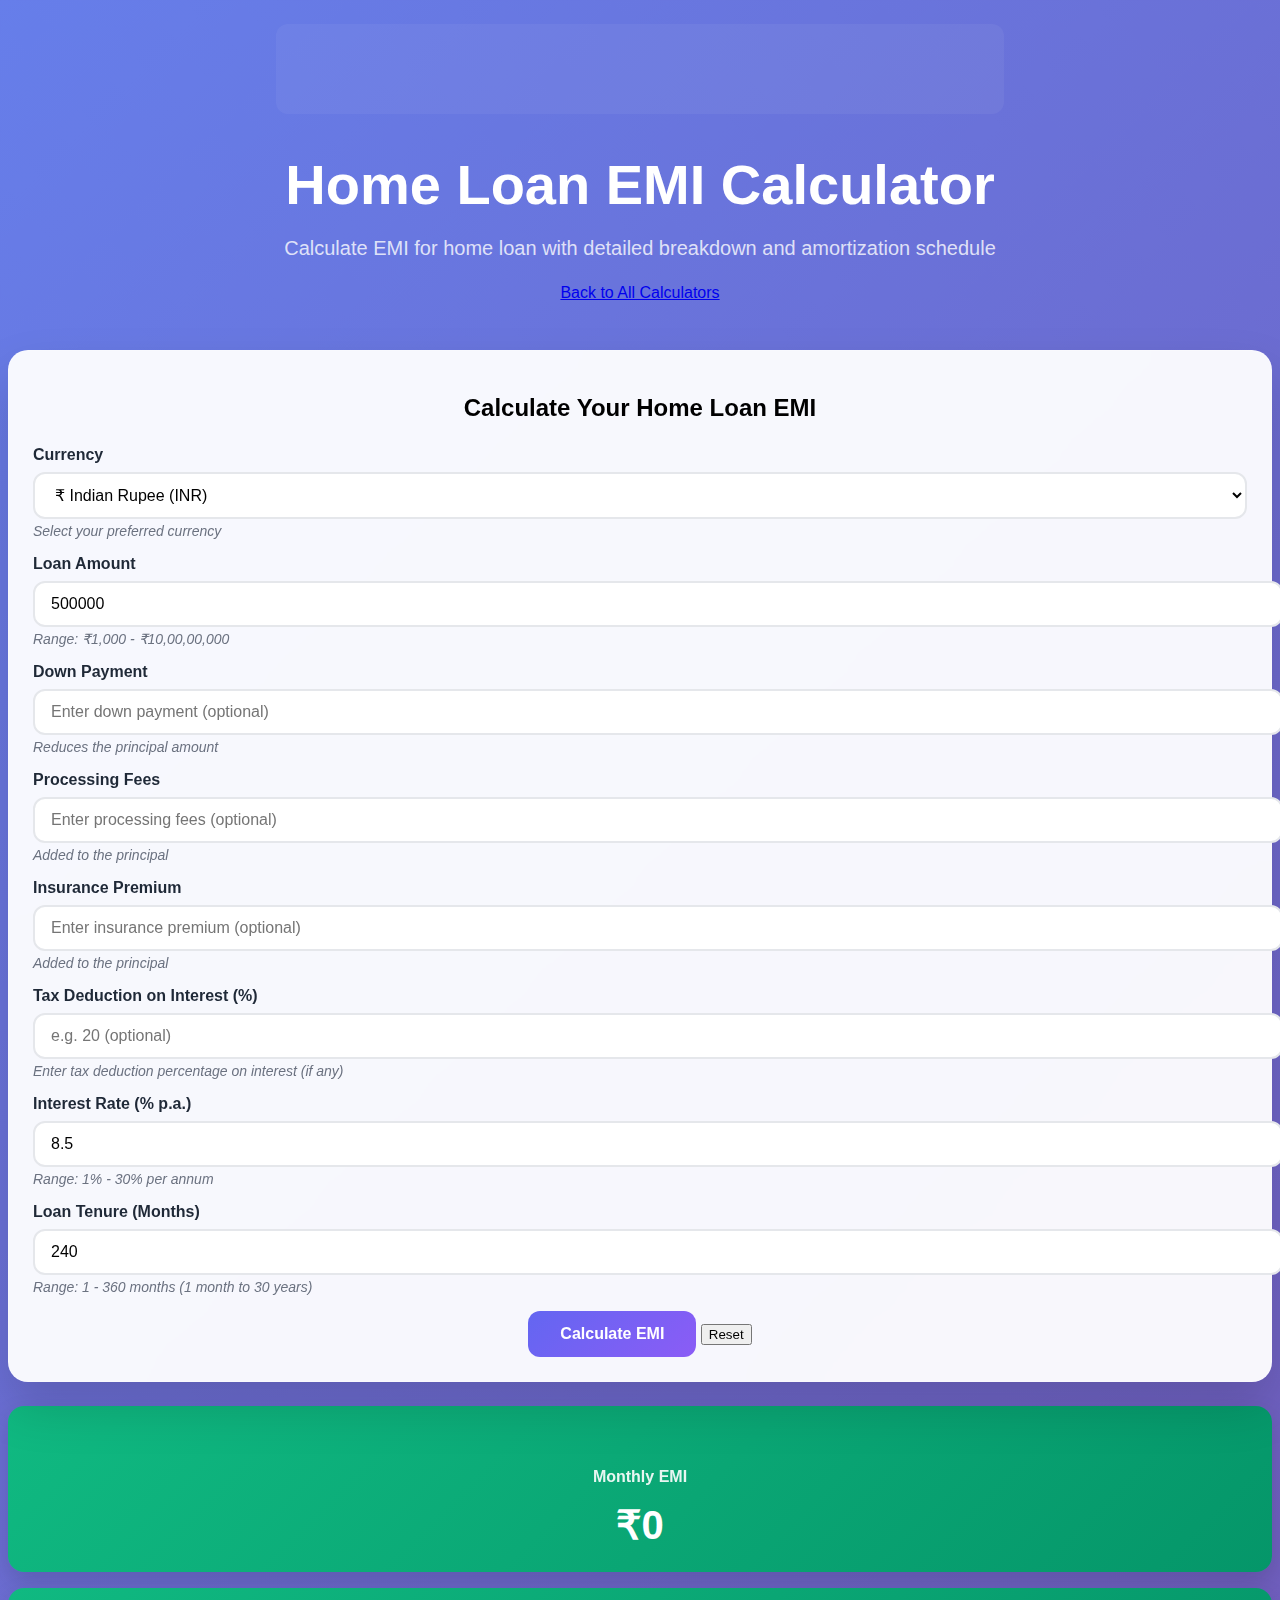
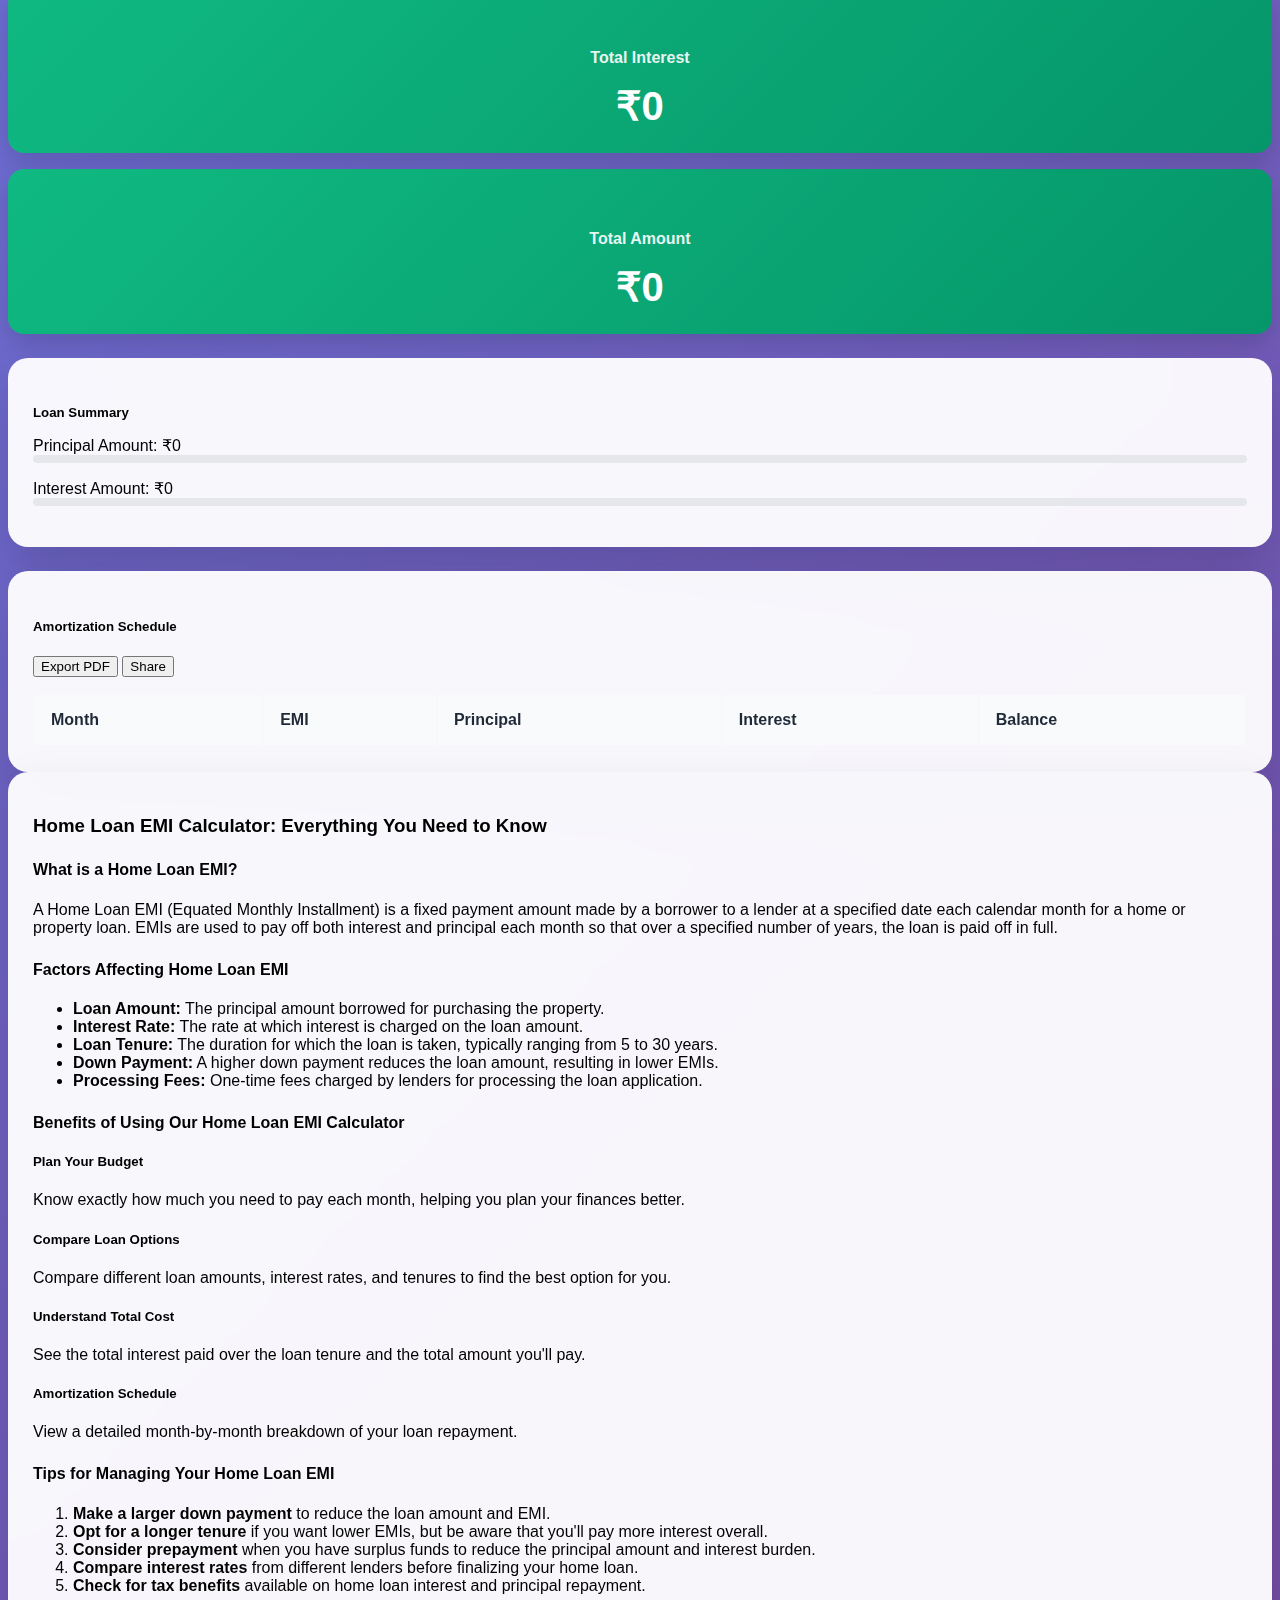
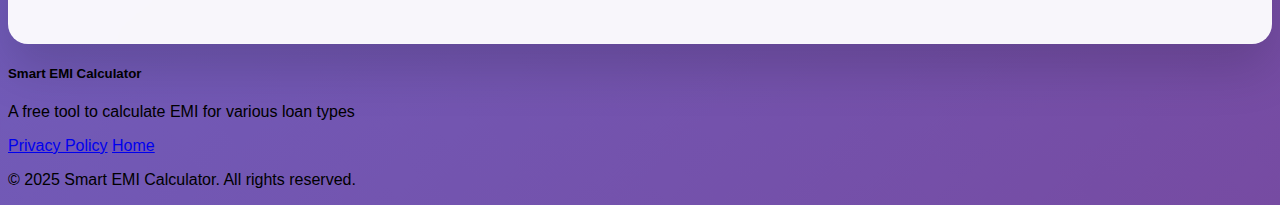
<file: home-loan.html>
<!DOCTYPE html>
<html lang="en">
<head>
    <meta charset="UTF-8">
    <meta name="viewport" content="width=device-width, initial-scale=1.0">
    <meta name="description" content="Free Home Loan EMI Calculator. Calculate monthly EMI, total interest, and view detailed amortization schedule for your home loan or mortgage.">
    <meta name="keywords" content="home loan EMI calculator, mortgage calculator, home loan, property loan, EMI calculation, housing loan">
    <meta name="author" content="Smart EMI Calculator">
    <meta name="robots" content="index, follow">
    <link rel="canonical" href="https://smartcalctools.click/home-loan.html">
    <!-- Ezoic Privacy Scripts -->
    <script src="https://cmp.gatekeeperconsent.com/min.js" data-cfasync="false"></script>
    <script src="https://the.gatekeeperconsent.com/cmp.min.js" data-cfasync="false"></script>
    
    <!-- Ezoic Header Script -->
    <script async src="//www.ezojs.com/ezoic/sa.min.js"></script>
    <script>
        window.ezstandalone = window.ezstandalone || {};
        ezstandalone.cmd = ezstandalone.cmd || [];
    </script>
    
    <!-- Security Headers -->
    <meta http-equiv="Content-Security-Policy" content="default-src 'self'; script-src 'self' 'unsafe-inline' https://cdn.jsdelivr.net https://cmp.gatekeeperconsent.com https://the.gatekeeperconsent.com https://www.ezojs.com https://cdn.id5-sync.com https://*.ezoic.net https://*.ezojs.com; style-src 'self' 'unsafe-inline' https://cdn.jsdelivr.net https://cdnjs.cloudflare.com; font-src https://cdnjs.cloudflare.com; img-src 'self' data:; connect-src 'self' https://cmp.gatekeeperconsent.com https://the.gatekeeperconsent.com https://www.ezojs.com https://g.ezoic.net https://cdn.id5-sync.com https://id5-sync.com https://*.id5-sync.com https://*.ezoic.net https://*.ezojs.com">
    <meta http-equiv="X-Content-Type-Options" content="nosniff">
    <meta http-equiv="Strict-Transport-Security" content="max-age=31536000; includeSubDomains">
    <title>Home Loan EMI Calculator - Calculate Mortgage EMI, Interest & Amortization Schedule</title>
    <link href="https://cdn.jsdelivr.net/npm/bootstrap@5.3.0/dist/css/bootstrap.min.css" rel="stylesheet" integrity="sha384-9ndCyUaIbzAi2FUVXJi0CjmCapSmO7SnpJef0486qhLnuZ2cdeRhO02iuK6FUUVM" crossorigin="anonymous">
    <link href="https://cdnjs.cloudflare.com/ajax/libs/font-awesome/6.4.0/css/all.min.css" rel="stylesheet" integrity="sha512-iecdLmaskl7CVkqkXNQ/ZH/XLlvWZOJyj7Yy7tcenmpD1ypASozpmT/E0iPtmFIB46ZmdtAc9eNBvH0H/ZpiBw==" crossorigin="anonymous">
    <link href="styles/index.css" rel="stylesheet">
    <link href="styles/ads.css" rel="stylesheet">
    
    <!-- Resource hints for critical resources -->
    <link rel="preconnect" href="https://cdn.jsdelivr.net">
    <link rel="preconnect" href="https://cdnjs.cloudflare.com">
    
    <!-- Structured Data - Calculator Tool -->
    <script type="application/ld+json">
    {
      "@context": "https://schema.org",
      "@type": "WebApplication",
      "name": "Home Loan EMI Calculator",
      "applicationCategory": "FinanceApplication",
      "operatingSystem": "Web",
      "offers": {
        "@type": "Offer",
        "price": "0",
        "priceCurrency": "USD"
      },
      "description": "Free Home Loan EMI Calculator. Calculate monthly EMI, total interest, and view detailed amortization schedule for your home loan or mortgage."
    }
    </script>
    
    <!-- Structured Data - BreadcrumbList -->
    <script type="application/ld+json">
    {
      "@context": "https://schema.org",
      "@type": "BreadcrumbList",
      "itemListElement": [{
        "@type": "ListItem",
        "position": 1,
        "name": "Home",
        "item": "https://smartcalctools.click"
      },{
        "@type": "ListItem",
        "position": 2,
        "name": "Home Loan EMI Calculator",
        "item": "https://smartcalctools.click/home-loan.html"
      }]
    }
    </script>
</head>
<body>
    <!-- Ezoic - top_of_page - top_of_page -->
    <div id="ezoic-pub-ad-placeholder-101" class="ad-container ad-container-horizontal"></div>
    <!-- End Ezoic - top_of_page -->
    
    <div class="container py-5">
        <div class="row justify-content-center">
            <div class="col-lg-10">
                <!-- Header -->
                <header class="calculator-header text-center mb-5">
                    <h1 class="display-4 fw-bold text-white mb-3"><i class="fas fa-home me-3"></i>Home Loan EMI Calculator</h1>
                    <p class="lead text-white mb-4">Calculate your monthly EMI for home loans, mortgages, and property financing</p>
                    <div class="mt-3">
                        <a href="index.html" class="btn btn-outline-light btn-sm">
                            <i class="fas fa-arrow-left me-2"></i>
                            Back to All Calculators
                        </a>
                    </div>
                </header>
                
                <!-- Ezoic - top_of_page - top_of_page -->
                <div id="ezoic-pub-ad-placeholder-201"></div>
                <!-- End Ezoic - top_of_page -->
                
                <!-- Main Calculator Card -->
                <div class="calculator-card p-4 p-md-5 mb-4 fade-in">
                    <h2 class="fw-bold mb-4 text-center">Calculate Your Home Loan EMI</h2>
                    
                    <!-- Loan Details Form -->
                    <div class="row">
                        <div class="col-md-6 mb-3">
                            <label for="currencySelect" class="form-label fw-bold">
                                <i class="fas fa-globe me-2"></i>
                                Currency
                            </label>
                            <select class="form-select" id="currencySelect">
                                <option value="INR" data-symbol="₹" data-name="Indian Rupee">₹ Indian Rupee (INR)</option>
                                <option value="USD" data-symbol="$" data-name="US Dollar">$ US Dollar (USD)</option>
                                <option value="EUR" data-symbol="€" data-name="Euro">€ Euro (EUR)</option>
                                <option value="GBP" data-symbol="£" data-name="British Pound">£ British Pound (GBP)</option>
                                <option value="JPY" data-symbol="¥" data-name="Japanese Yen">¥ Japanese Yen (JPY)</option>
                                <option value="CAD" data-symbol="C$" data-name="Canadian Dollar">C$ Canadian Dollar (CAD)</option>
                                <option value="AUD" data-symbol="A$" data-name="Australian Dollar">A$ Australian Dollar (AUD)</option>
                                <option value="CHF" data-symbol="CHF" data-name="Swiss Franc">CHF Swiss Franc (CHF)</option>
                                <option value="CNY" data-symbol="¥" data-name="Chinese Yuan">¥ Chinese Yuan (CNY)</option>
                                <option value="SGD" data-symbol="S$" data-name="Singapore Dollar">S$ Singapore Dollar (SGD)</option>
                                <option value="HKD" data-symbol="HK$" data-name="Hong Kong Dollar">HK$ Hong Kong Dollar (HKD)</option>
                                <option value="NZD" data-symbol="NZ$" data-name="New Zealand Dollar">NZ$ New Zealand Dollar (NZD)</option>
                                <option value="KRW" data-symbol="₩" data-name="South Korean Won">₩ South Korean Won (KRW)</option>
                                <option value="TZS" data-symbol="TSh" data-name="Tanzanian Shilling">TSh Tanzanian Shilling (TZS)</option>
                            </select>
                            <div class="form-text">Select your preferred currency</div>
                        </div>
                        <div class="col-md-6 mb-3">
                            <label for="loanAmount" class="form-label fw-bold">
                                <i class="fas fa-money-bill-wave me-2"></i>
                                Loan Amount
                            </label>
                            <input type="number" class="form-control" id="loanAmount" placeholder="Enter loan amount" min="1000" step="1000">
                            <div class="form-text">Range: <span id="amountRange">₹1,000 - ₹10,00,00,000</span></div>
                        </div>
                        <div class="col-md-6 mb-3">
                            <label for="downPayment" class="form-label fw-bold">
                                <i class="fas fa-wallet me-2"></i>
                                Down Payment
                            </label>
                            <input type="number" class="form-control" id="downPayment" placeholder="Enter down payment (optional)" min="0" step="1000">
                            <div class="form-text">Reduces the principal amount</div>
                        </div>
                        <div class="col-md-6 mb-3">
                            <label for="processingFees" class="form-label fw-bold">
                                <i class="fas fa-file-invoice-dollar me-2"></i>
                                Processing Fees
                            </label>
                            <input type="number" class="form-control" id="processingFees" placeholder="Enter processing fees (optional)" min="0" step="100">
                            <div class="form-text">Added to the principal</div>
                        </div>
                        <div class="col-md-6 mb-3">
                            <label for="insurancePremium" class="form-label fw-bold">
                                <i class="fas fa-shield-alt me-2"></i>
                                Insurance Premium
                            </label>
                            <input type="number" class="form-control" id="insurancePremium" placeholder="Enter insurance premium (optional)" min="0" step="100">
                            <div class="form-text">Added to the principal</div>
                        </div>
                        <div class="col-md-6 mb-3">
                            <label for="taxDeduction" class="form-label fw-bold">
                                <i class="fas fa-percentage me-2"></i>
                                Tax Deduction on Interest (%)
                            </label>
                            <input type="number" class="form-control" id="taxDeduction" placeholder="e.g. 20 (optional)" min="0" max="100" step="0.1">
                            <div class="form-text">Enter tax deduction percentage on interest (if any)</div>
                        </div>
                        <div class="col-md-6 mb-3">
                            <label for="interestRate" class="form-label fw-bold">
                                <i class="fas fa-percentage me-2"></i>
                                Interest Rate (% p.a.)
                            </label>
                            <input type="number" class="form-control" id="interestRate" placeholder="Enter interest rate" min="1" max="30" step="0.1">
                            <div class="form-text">Range: 1% - 30% per annum</div>
                        </div>
                        <div class="col-md-6 mb-3">
                            <label for="loanTenureMonths" class="form-label fw-bold">
                                <i class="fas fa-calendar-alt me-2"></i>
                                Loan Tenure (Months)
                            </label>
                            <input type="number" class="form-control" id="loanTenureMonths" placeholder="Enter tenure in months" min="1" max="360" step="1">
                            <div class="form-text">Range: 1 - 360 months (1 month to 30 years)</div>
                        </div>
                    </div>

                    <!-- Calculate Button -->
                    <div class="text-center">
                        <button id="calculateBtn" class="btn btn-calculate btn-lg text-white me-3">
                            <i class="fas fa-calculator me-2"></i>
                            Calculate EMI
                        </button>
                        <button id="resetBtn" class="btn btn-outline-secondary btn-lg">
                            <i class="fas fa-redo me-2"></i>
                            Reset
                        </button>
                    </div>
                </div>

                <!-- Results Section -->
                <div id="resultsSection" class="d-none">
                    <!-- EMI Summary -->
                    <div class="row mb-4">
                        <div class="col-md-4 mb-3">
                            <div class="result-card text-center">
                                <h6 class="mb-2">Monthly EMI</h6>
                                <div class="emi-amount" id="monthlyEMI">₹0</div>
                            </div>
                        </div>
                        <div class="col-md-4 mb-3">
                            <div class="result-card text-center result-card-warning">
                                <h6 class="mb-2">Total Interest</h6>
                                <div class="emi-amount" id="totalInterest">₹0</div>
                            </div>
                        </div>
                        <div class="col-md-4 mb-3">
                            <div class="result-card text-center result-card-danger">
                                <h6 class="mb-2">Total Amount</h6>
                                <div class="emi-amount" id="totalAmount">₹0</div>
                            </div>
                        </div>
                    </div>

                    <!-- Loan Summary -->
                    <div class="calculator-card p-4 mb-4 slide-in">
                        <h5 class="fw-bold mb-3 text-dark">
                            <i class="fas fa-chart-pie me-2"></i>
                            Loan Summary
                        </h5>
                        <div class="row">
                            <div class="col-md-6 mb-3">
                                <div class="d-flex justify-content-between align-items-center mb-2">
                                    <span class="fw-semibold">Principal Amount:</span>
                                    <span class="fw-bold text-primary" id="principalAmount">₹0</span>
                                </div>
                                <div class="progress mb-3">
                                    <div class="progress-bar bg-primary progress-bar-zero" id="principalBar"></div>
                                </div>
                            </div>
                            <div class="col-md-6 mb-3">
                                <div class="d-flex justify-content-between align-items-center mb-2">
                                    <span class="fw-semibold">Interest Amount:</span>
                                    <span class="fw-bold text-warning" id="interestAmount">₹0</span>
                                </div>
                                <div class="progress mb-3">
                                    <div class="progress-bar bg-warning progress-bar-zero" id="interestBar"></div>
                                </div>
                            </div>
                        </div>
                    </div>

                    <!-- Amortization Schedule -->
                    <div class="calculator-card p-4 slide-in">
                        <div class="d-flex justify-content-between align-items-center mb-3">
                            <h5 class="fw-bold mb-0 text-dark">
                                <i class="fas fa-table me-2"></i>
                                Amortization Schedule
                            </h5>
                            <div class="btn-group" role="group">
                                <button id="exportBtn" class="btn btn-outline-primary btn-sm">
                                    <i class="fas fa-download me-2"></i>
                                    Export PDF
                                </button>
                                <button id="shareBtn" class="btn btn-outline-success btn-sm">
                                    <i class="fas fa-share-alt me-2"></i>
                                    Share
                                </button>
                            </div>
                        </div>
                        <div class="table-responsive">
                            <table class="table table-hover amortization-table">
                                <thead>
                                    <tr>
                                        <th>Month</th>
                                        <th>EMI</th>
                                        <th>Principal</th>
                                        <th>Interest</th>
                                        <th>Balance</th>
                                    </tr>
                                </thead>
                                <tbody id="amortizationTableBody">
                                </tbody>
                            </table>
                        </div>
                    </div>
                </div>
                
                <!-- Ezoic - mid_content - mid_content -->
                <div id="ezoic-pub-ad-placeholder-202"></div>
                <!-- End Ezoic - mid_content -->
                
                <!-- Home Loan Information -->
                <div id="homeLoanInfo" class="calculator-card p-4 p-md-5 mt-4 fade-in">
                    <h3 class="fw-bold mb-4">Home Loan EMI Calculator: Everything You Need to Know</h3>
                    
                    <div class="mb-4">
                        <h4 class="fw-bold">What is a Home Loan EMI?</h4>
                        <p>A Home Loan EMI (Equated Monthly Installment) is a fixed payment amount made by a borrower to a lender at a specified date each calendar month for a home or property loan. EMIs are used to pay off both interest and principal each month so that over a specified number of years, the loan is paid off in full.</p>
                    </div>
                    
                    <div class="mb-4">
                        <h4 class="fw-bold">Factors Affecting Home Loan EMI</h4>
                        <ul>
                            <li><strong>Loan Amount:</strong> The principal amount borrowed for purchasing the property.</li>
                            <li><strong>Interest Rate:</strong> The rate at which interest is charged on the loan amount.</li>
                            <li><strong>Loan Tenure:</strong> The duration for which the loan is taken, typically ranging from 5 to 30 years.</li>
                            <li><strong>Down Payment:</strong> A higher down payment reduces the loan amount, resulting in lower EMIs.</li>
                            <li><strong>Processing Fees:</strong> One-time fees charged by lenders for processing the loan application.</li>
                        </ul>
                    </div>
                    
                    <div class="mb-4">
                        <h4 class="fw-bold">Benefits of Using Our Home Loan EMI Calculator</h4>
                        <div class="row">
                            <div class="col-md-6 mb-3">
                                <div class="d-flex">
                                    <div class="me-3 text-primary">
                                        <i class="fas fa-check-circle"></i>
                                    </div>
                                    <div>
                                        <h5 class="fw-bold">Plan Your Budget</h5>
                                        <p>Know exactly how much you need to pay each month, helping you plan your finances better.</p>
                                    </div>
                                </div>
                            </div>
                            <div class="col-md-6 mb-3">
                                <div class="d-flex">
                                    <div class="me-3 text-primary">
                                        <i class="fas fa-check-circle"></i>
                                    </div>
                                    <div>
                                        <h5 class="fw-bold">Compare Loan Options</h5>
                                        <p>Compare different loan amounts, interest rates, and tenures to find the best option for you.</p>
                                    </div>
                                </div>
                            </div>
                            <div class="col-md-6 mb-3">
                                <div class="d-flex">
                                    <div class="me-3 text-primary">
                                        <i class="fas fa-check-circle"></i>
                                    </div>
                                    <div>
                                        <h5 class="fw-bold">Understand Total Cost</h5>
                                        <p>See the total interest paid over the loan tenure and the total amount you'll pay.</p>
                                    </div>
                                </div>
                            </div>
                            <div class="col-md-6 mb-3">
                                <div class="d-flex">
                                    <div class="me-3 text-primary">
                                        <i class="fas fa-check-circle"></i>
                                    </div>
                                    <div>
                                        <h5 class="fw-bold">Amortization Schedule</h5>
                                        <p>View a detailed month-by-month breakdown of your loan repayment.</p>
                                    </div>
                                </div>
                            </div>
                        </div>
                    </div>
                    
                    <div class="mb-4">
                        <h4 class="fw-bold">Tips for Managing Your Home Loan EMI</h4>
                        <ol>
                            <li><strong>Make a larger down payment</strong> to reduce the loan amount and EMI.</li>
                            <li><strong>Opt for a longer tenure</strong> if you want lower EMIs, but be aware that you'll pay more interest overall.</li>
                            <li><strong>Consider prepayment</strong> when you have surplus funds to reduce the principal amount and interest burden.</li>
                            <li><strong>Compare interest rates</strong> from different lenders before finalizing your home loan.</li>
                            <li><strong>Check for tax benefits</strong> available on home loan interest and principal repayment.</li>
                        </ol>
                    </div>
                </div>
                
                <!-- Ezoic - bottom_of_page - bottom_of_page -->
                <div id="ezoic-pub-ad-placeholder-203"></div>
                <!-- End Ezoic - bottom_of_page -->
                
                <!-- Ezoic - Initialize All Ads -->
                <script>
                    ezstandalone.cmd.push(function () {
                        ezstandalone.showAds(201, 202, 203);
                    });
                </script>
            </div>
        </div>
    </div>
    
    <footer class="bg-dark text-white py-4 mt-5">
        <div class="container">
            <div class="row">
                <div class="col-md-6">
                    <h5>Smart EMI Calculator</h5>
                    <p class="small">A free tool to calculate EMI for various loan types</p>
                </div>
                <div class="col-md-6 text-md-end">
                    <div class="mb-2">
                        <a href="privacy-policy.html" class="text-white-50 text-decoration-none me-3">Privacy Policy</a>
                        <a href="index.html" class="text-white-50 text-decoration-none">Home</a>
                    </div>
                    <p class="small">© 2025 Smart EMI Calculator. All rights reserved.</p>
                </div>
            </div>
        </div>
    </footer>
    
    <script src="https://cdn.jsdelivr.net/npm/bootstrap@5.3.0/dist/js/bootstrap.bundle.min.js" integrity="sha384-geWF76RCwLtnZ8qwWowPQNguL3RmwHVBC9FhGdlKrxdiJJigb/j/68SIy3Te4Bkz" crossorigin="anonymous" defer></script>
    <script src="script.js" defer></script>
    <script src="js/ad-manager.js" async></script>
    
    <script src="js/home-loan-init.js" defer></script>
</body>
</html>
</file>
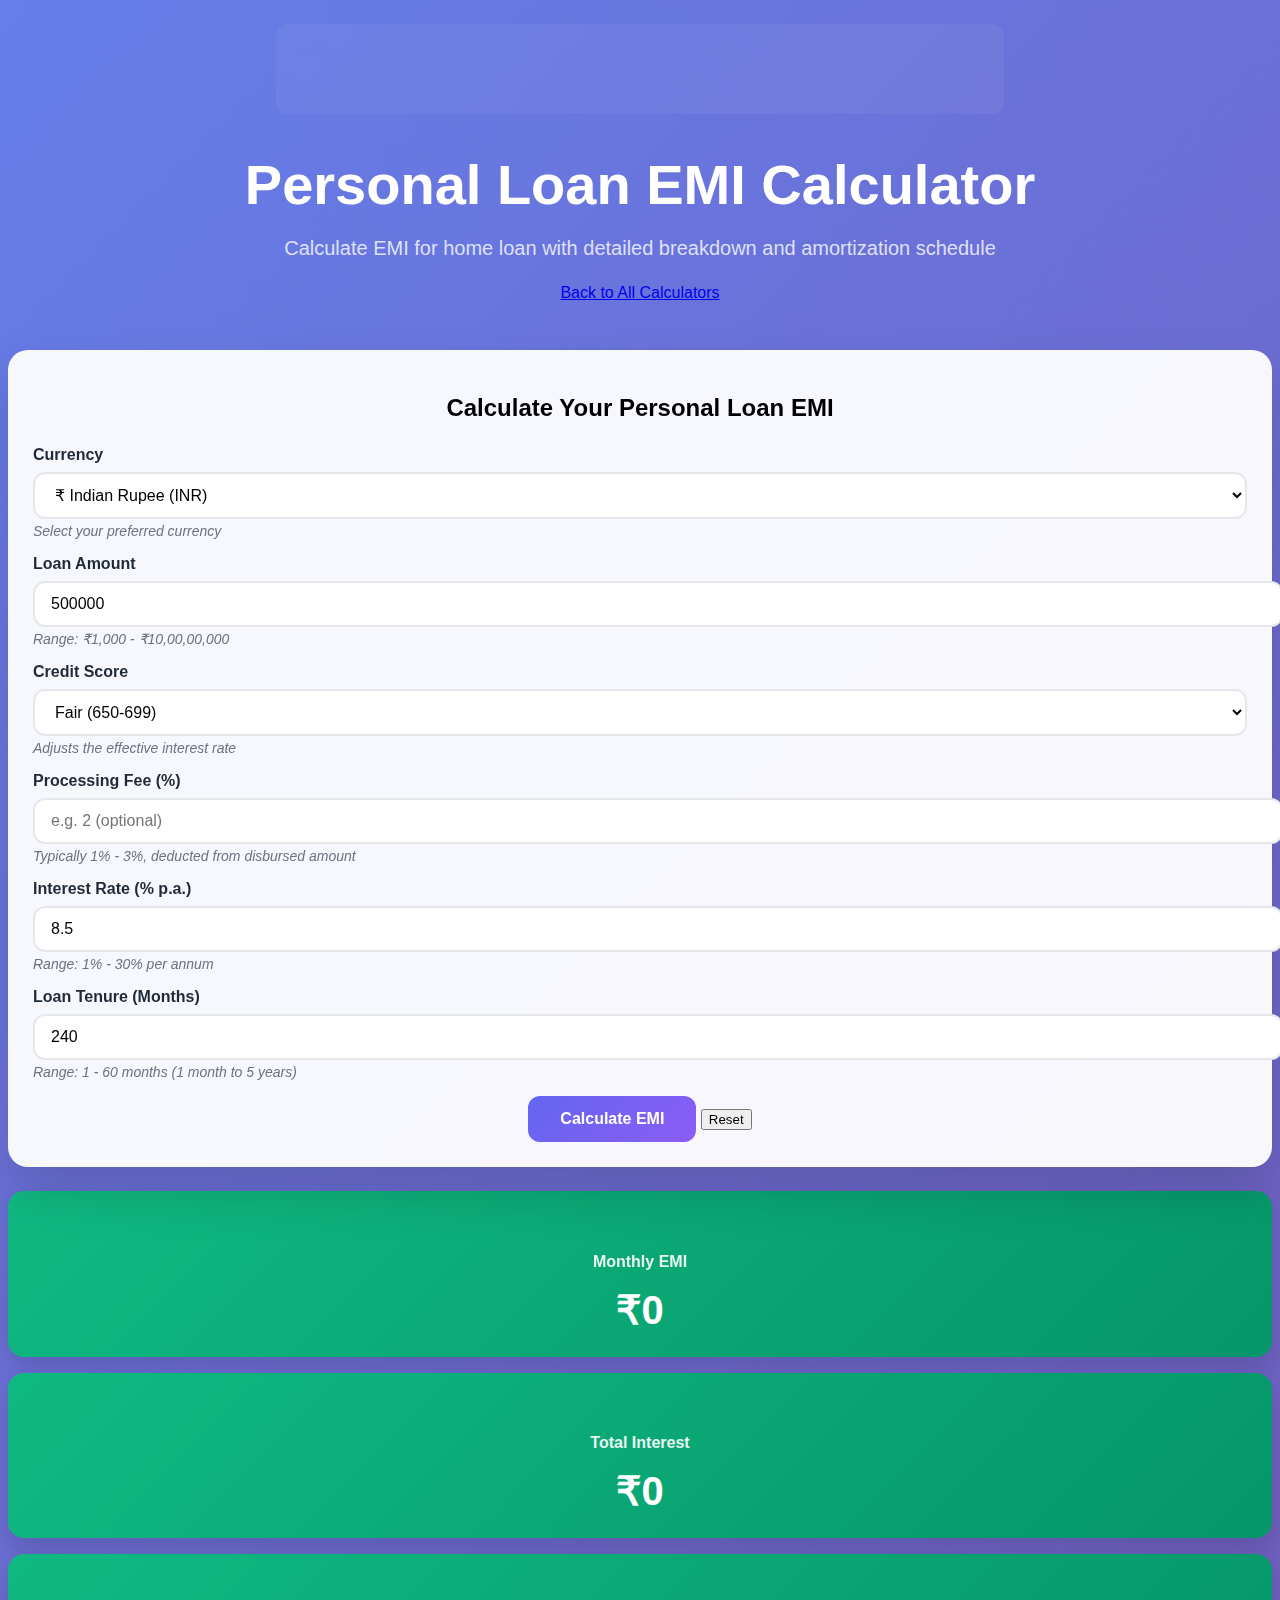
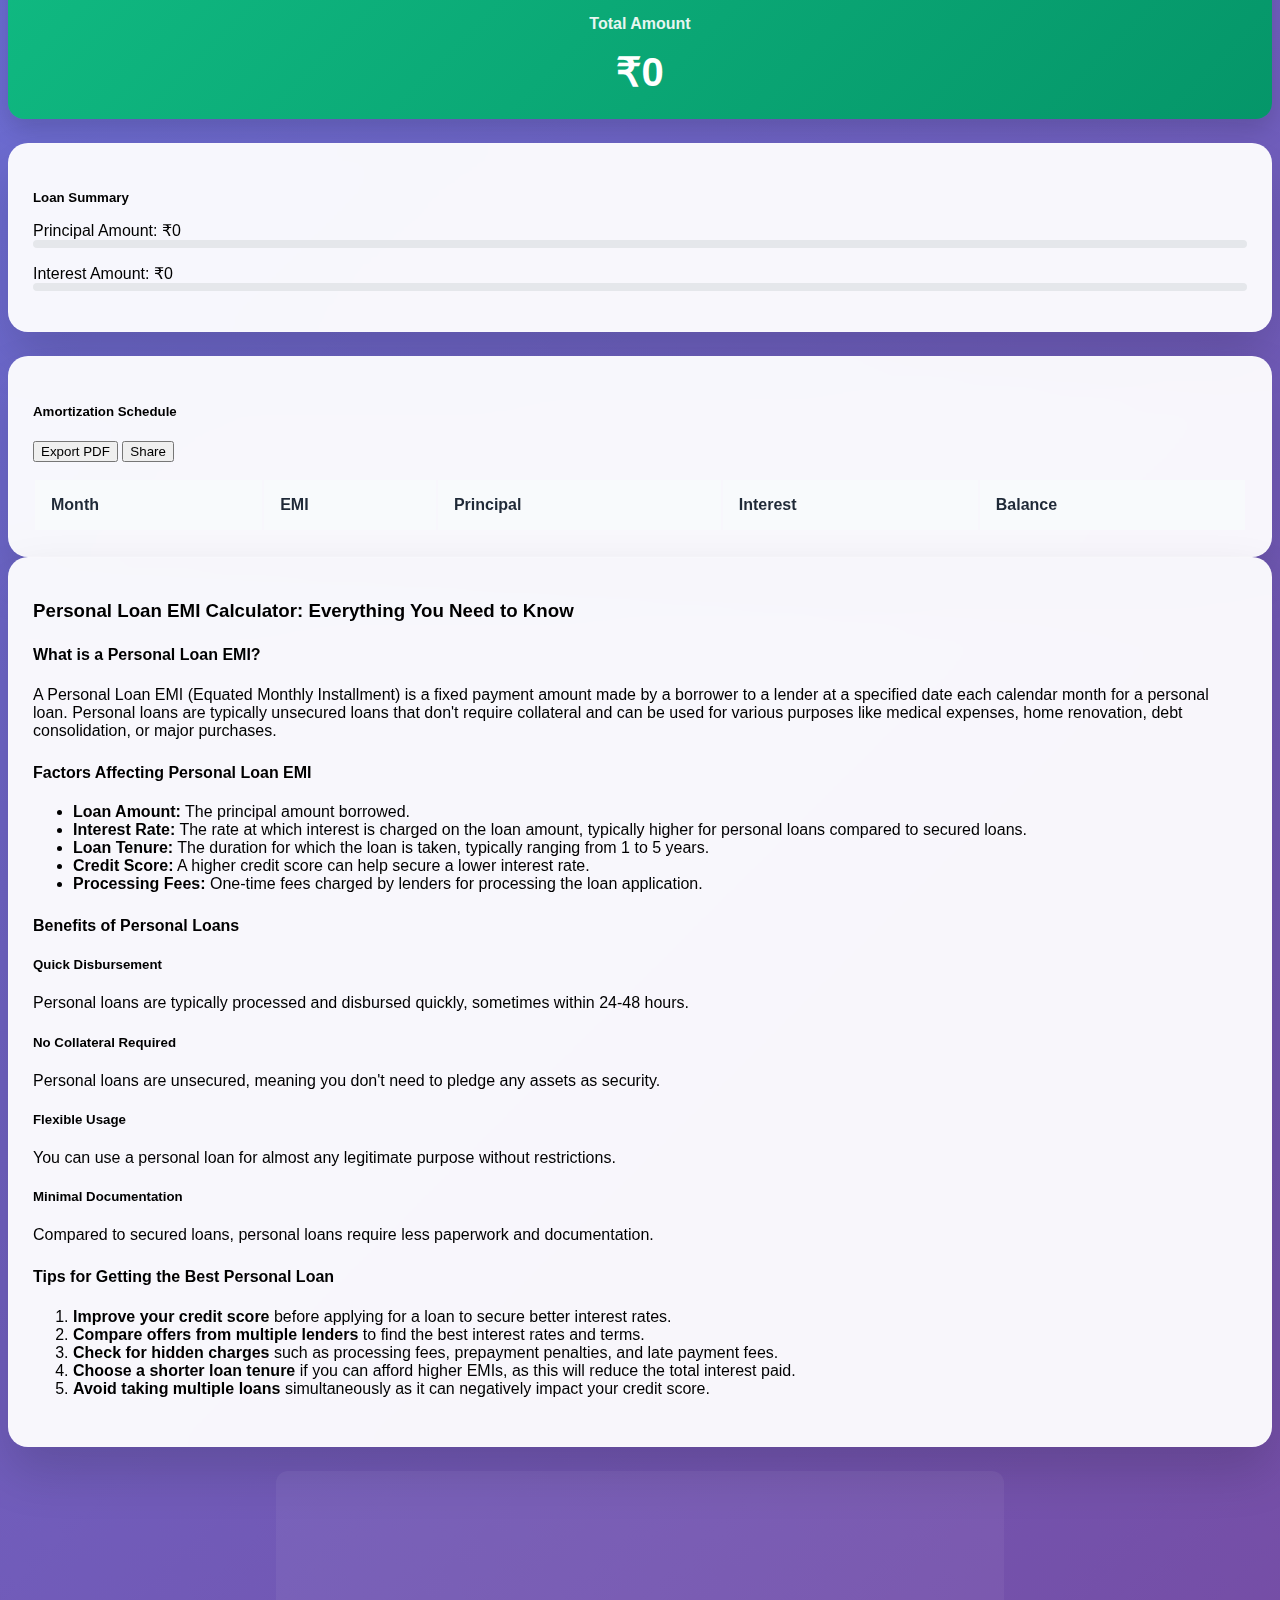
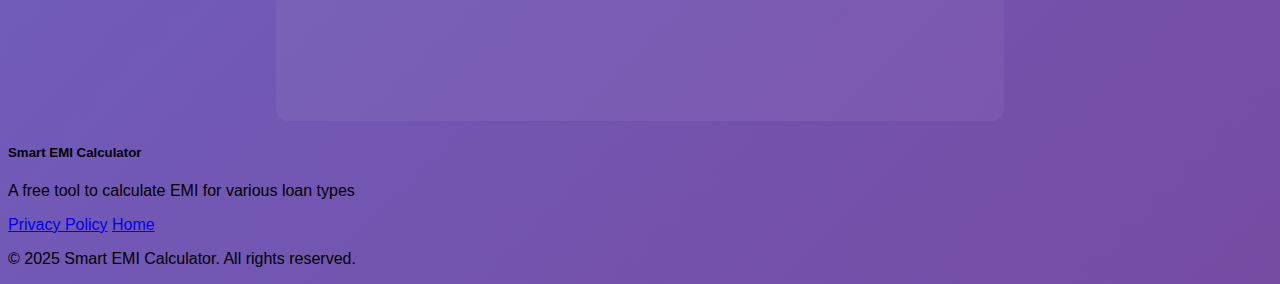
<file: personal-loan.html>
<!DOCTYPE html>
<html lang="en">
<head>
    <meta charset="UTF-8">
    <meta name="viewport" content="width=device-width, initial-scale=1.0">
    <meta name="description" content="Free Personal Loan EMI Calculator. Calculate monthly EMI, total interest, and view detailed amortization schedule for your personal loan.">
    <meta name="keywords" content="personal loan EMI calculator, personal loan, unsecured loan, EMI calculation, quick loan, cash loan">
    <meta name="author" content="Smart EMI Calculator">
    <meta name="robots" content="index, follow">
    <link rel="canonical" href="https://smartcalctools.click/personal-loan.html">
    <!-- Ezoic Privacy Scripts -->
    <script src="https://cmp.gatekeeperconsent.com/min.js" data-cfasync="false"></script>
    <script src="https://the.gatekeeperconsent.com/cmp.min.js" data-cfasync="false"></script>
    
    <!-- Ezoic Header Script -->
    <script async src="//www.ezojs.com/ezoic/sa.min.js"></script>
    <script>
        window.ezstandalone = window.ezstandalone || {};
        ezstandalone.cmd = ezstandalone.cmd || [];
    </script>
    
    <!-- Security Headers -->
    <meta http-equiv="Content-Security-Policy" content="default-src 'self'; script-src 'self' 'unsafe-inline' https://cdn.jsdelivr.net https://cmp.gatekeeperconsent.com https://the.gatekeeperconsent.com https://www.ezojs.com https://cdn.id5-sync.com https://*.ezoic.net https://*.ezojs.com; style-src 'self' 'unsafe-inline' https://cdn.jsdelivr.net https://cdnjs.cloudflare.com; font-src https://cdnjs.cloudflare.com; img-src 'self' data:; connect-src 'self' https://cmp.gatekeeperconsent.com https://the.gatekeeperconsent.com https://www.ezojs.com https://g.ezoic.net https://cdn.id5-sync.com https://id5-sync.com https://*.id5-sync.com https://*.ezoic.net https://*.ezojs.com">
    <meta http-equiv="X-Content-Type-Options" content="nosniff">
    <meta http-equiv="Strict-Transport-Security" content="max-age=31536000; includeSubDomains">
    <title>Personal Loan EMI Calculator - Calculate Unsecured Loan EMI & Interest Rates</title>
    <link href="https://cdn.jsdelivr.net/npm/bootstrap@5.3.0/dist/css/bootstrap.min.css" rel="stylesheet" integrity="sha384-9ndCyUaIbzAi2FUVXJi0CjmCapSmO7SnpJef0486qhLnuZ2cdeRhO02iuK6FUUVM" crossorigin="anonymous">
    <link href="https://cdnjs.cloudflare.com/ajax/libs/font-awesome/6.4.0/css/all.min.css" rel="stylesheet" integrity="sha512-iecdLmaskl7CVkqkXNQ/ZH/XLlvWZOJyj7Yy7tcenmpD1ypASozpmT/E0iPtmFIB46ZmdtAc9eNBvH0H/ZpiBw==" crossorigin="anonymous">
    <link href="styles/index.css" rel="stylesheet">
    <link href="styles/ads.css" rel="stylesheet">
    
    <!-- Resource hints for critical resources -->
    <link rel="preconnect" href="https://cdn.jsdelivr.net">
    <link rel="preconnect" href="https://cdnjs.cloudflare.com">
    
    <!-- Structured Data - Calculator Tool -->
    <script type="application/ld+json">
    {
      "@context": "https://schema.org",
      "@type": "WebApplication",
      "name": "Personal Loan EMI Calculator",
      "applicationCategory": "FinanceApplication",
      "operatingSystem": "Web",
      "offers": {
        "@type": "Offer",
        "price": "0",
        "priceCurrency": "USD"
      },
      "description": "Free Personal Loan EMI Calculator. Calculate monthly EMI, total interest, and view detailed amortization schedule for your personal loan."
    }
    </script>
    
    <!-- Structured Data - BreadcrumbList -->
    <script type="application/ld+json">
    {
      "@context": "https://schema.org",
      "@type": "BreadcrumbList",
      "itemListElement": [{
        "@type": "ListItem",
        "position": 1,
        "name": "Home",
        "item": "https://smartcalctools.click"
      },{
        "@type": "ListItem",
        "position": 2,
        "name": "Personal Loan EMI Calculator",
        "item": "https://smartcalctools.click/personal-loan.html"
      }]
    }
    </script>
</head>
<body>
    <!-- Ezoic - top_of_page - top_of_page -->
    <div id="ezoic-pub-ad-placeholder-101" class="ad-container ad-container-horizontal"></div>
    <!-- End Ezoic - top_of_page -->
    
    <div class="container py-5">
        <div class="row justify-content-center">
            <div class="col-lg-10">
                <!-- Header -->
                <header class="calculator-header text-center mb-5">
                    <h1 class="display-4 fw-bold text-white mb-3"><i class="fas fa-user me-3"></i>Personal Loan EMI Calculator</h1>
                    <p class="lead text-white mb-4">Calculate your monthly EMI for personal loans, unsecured loans, and quick cash</p>
                    <div class="mt-3">
                        <a href="index.html" class="btn btn-outline-light btn-sm">
                            <i class="fas fa-arrow-left me-2"></i>
                            Back to All Calculators
                        </a>
                    </div>
                </header>
                
                <!-- Main Calculator Card -->
                <div class="calculator-card p-4 p-md-5 mb-4 fade-in">
                    <h2 class="fw-bold mb-4 text-center">Calculate Your Personal Loan EMI</h2>
                    
                    <!-- Loan Details Form -->
                    <div class="row">
                        <div class="col-md-6 mb-3">
                            <label for="currencySelect" class="form-label fw-bold">
                                <i class="fas fa-globe me-2"></i>
                                Currency
                            </label>
                            <select class="form-select" id="currencySelect">
                                <option value="INR" data-symbol="₹" data-name="Indian Rupee">₹ Indian Rupee (INR)</option>
                                <option value="USD" data-symbol="$" data-name="US Dollar">$ US Dollar (USD)</option>
                                <option value="EUR" data-symbol="€" data-name="Euro">€ Euro (EUR)</option>
                                <option value="GBP" data-symbol="£" data-name="British Pound">£ British Pound (GBP)</option>
                                <option value="JPY" data-symbol="¥" data-name="Japanese Yen">¥ Japanese Yen (JPY)</option>
                                <option value="CAD" data-symbol="C$" data-name="Canadian Dollar">C$ Canadian Dollar (CAD)</option>
                                <option value="AUD" data-symbol="A$" data-name="Australian Dollar">A$ Australian Dollar (AUD)</option>
                                <option value="CHF" data-symbol="CHF" data-name="Swiss Franc">CHF Swiss Franc (CHF)</option>
                                <option value="CNY" data-symbol="¥" data-name="Chinese Yuan">¥ Chinese Yuan (CNY)</option>
                                <option value="SGD" data-symbol="S$" data-name="Singapore Dollar">S$ Singapore Dollar (SGD)</option>
                                <option value="HKD" data-symbol="HK$" data-name="Hong Kong Dollar">HK$ Hong Kong Dollar (HKD)</option>
                                <option value="NZD" data-symbol="NZ$" data-name="New Zealand Dollar">NZ$ New Zealand Dollar (NZD)</option>
                                <option value="KRW" data-symbol="₩" data-name="South Korean Won">₩ South Korean Won (KRW)</option>
                                <option value="TZS" data-symbol="TSh" data-name="Tanzanian Shilling">TSh Tanzanian Shilling (TZS)</option>
                            </select>
                            <div class="form-text">Select your preferred currency</div>
                        </div>
                        <div class="col-md-6 mb-3">
                            <label for="loanAmount" class="form-label fw-bold">
                                <i class="fas fa-money-bill-wave me-2"></i>
                                Loan Amount
                            </label>
                            <input type="number" class="form-control" id="loanAmount" placeholder="Enter loan amount" min="1000" step="1000">
                            <div class="form-text">Range: <span id="amountRange">₹1,000 - ₹50,00,000</span></div>
                        </div>
                        <div class="col-md-6 mb-3">
                            <label for="personalCreditScore" class="form-label fw-bold">
                                <i class="fas fa-user-check me-2"></i>
                                Credit Score
                            </label>
                            <select class="form-select" id="personalCreditScore">
                                <option value="fair">Fair (650-699)</option>
                                <option value="good">Good (700-749)</option>
                                <option value="excellent">Excellent (750+)</option>
                                <option value="poor">Poor (&lt;650)</option>
                            </select>
                            <div class="form-text">Adjusts the effective interest rate</div>
                        </div>
                        <div class="col-md-6 mb-3">
                            <label for="personalProcessingFeePct" class="form-label fw-bold">
                                <i class="fas fa-file-invoice me-2"></i>
                                Processing Fee (%)
                            </label>
                            <input type="number" class="form-control" id="personalProcessingFeePct" placeholder="e.g. 2 (optional)" min="0" max="5" step="0.1">
                            <div class="form-text">Typically 1% - 3%, deducted from disbursed amount</div>
                        </div>
                        <div class="col-md-6 mb-3">
                            <label for="interestRate" class="form-label fw-bold">
                                <i class="fas fa-percentage me-2"></i>
                                Interest Rate (% p.a.)
                            </label>
                            <input type="number" class="form-control" id="interestRate" placeholder="Enter interest rate" min="1" max="30" step="0.1">
                            <div class="form-text">Range: 1% - 30% per annum</div>
                        </div>
                        <div class="col-md-6 mb-3">
                            <label for="loanTenureMonths" class="form-label fw-bold">
                                <i class="fas fa-calendar-alt me-2"></i>
                                Loan Tenure (Months)
                            </label>
                            <input type="number" class="form-control" id="loanTenureMonths" placeholder="Enter tenure in months" min="1" max="60" step="1">
                            <div class="form-text">Range: 1 - 60 months (1 month to 5 years)</div>
                        </div>
                    </div>

                    <!-- Calculate Button -->
                    <div class="text-center">
                        <button id="calculateBtn" class="btn btn-calculate btn-lg text-white me-3">
                            <i class="fas fa-calculator me-2"></i>
                            Calculate EMI
                        </button>
                        <button id="resetBtn" class="btn btn-outline-secondary btn-lg">
                            <i class="fas fa-redo me-2"></i>
                            Reset
                        </button>
                    </div>
                </div>

                <!-- Results Section -->
                <div id="resultsSection" class="d-none">
                    <!-- EMI Summary -->
                    <div class="row mb-4">
                        <div class="col-md-4 mb-3">
                            <div class="result-card text-center">
                                <h6 class="mb-2">Monthly EMI</h6>
                                <div class="emi-amount" id="monthlyEMI">₹0</div>
                            </div>
                        </div>
                        <div class="col-md-4 mb-3">
                            <div class="result-card text-center result-card-warning">
                                <h6 class="mb-2">Total Interest</h6>
                                <div class="emi-amount" id="totalInterest">₹0</div>
                            </div>
                        </div>
                        <div class="col-md-4 mb-3">
                            <div class="result-card text-center result-card-danger">
                                <h6 class="mb-2">Total Amount</h6>
                                <div class="emi-amount" id="totalAmount">₹0</div>
                            </div>
                        </div>
                    </div>

                    <!-- Loan Summary -->
                    <div class="calculator-card p-4 mb-4 slide-in">
                        <h5 class="fw-bold mb-3 text-dark">
                            <i class="fas fa-chart-pie me-2"></i>
                            Loan Summary
                        </h5>
                        <div class="row">
                            <div class="col-md-6 mb-3">
                                <div class="d-flex justify-content-between align-items-center mb-2">
                                    <span class="fw-semibold">Principal Amount:</span>
                                    <span class="fw-bold text-primary" id="principalAmount">₹0</span>
                                </div>
                                <div class="progress mb-3">
                                    <div class="progress-bar bg-primary progress-bar-zero" id="principalBar"></div>
                                </div>
                            </div>
                            <div class="col-md-6 mb-3">
                                <div class="d-flex justify-content-between align-items-center mb-2">
                                    <span class="fw-semibold">Interest Amount:</span>
                                    <span class="fw-bold text-warning" id="interestAmount">₹0</span>
                                </div>
                                <div class="progress mb-3">
                                    <div class="progress-bar bg-warning progress-bar-zero" id="interestBar"></div>
                                </div>
                            </div>
                        </div>
                    </div>

                    <!-- Amortization Schedule -->
                    <div class="calculator-card p-4 slide-in">
                        <div class="d-flex justify-content-between align-items-center mb-3">
                            <h5 class="fw-bold mb-0 text-dark">
                                <i class="fas fa-table me-2"></i>
                                Amortization Schedule
                            </h5>
                            <div class="btn-group" role="group">
                                <button id="exportBtn" class="btn btn-outline-primary btn-sm">
                                    <i class="fas fa-download me-2"></i>
                                    Export PDF
                                </button>
                                <button id="shareBtn" class="btn btn-outline-success btn-sm">
                                    <i class="fas fa-share-alt me-2"></i>
                                    Share
                                </button>
                            </div>
                        </div>
                        <div class="table-responsive">
                            <table class="table table-hover amortization-table">
                                <thead>
                                    <tr>
                                        <th>Month</th>
                                        <th>EMI</th>
                                        <th>Principal</th>
                                        <th>Interest</th>
                                        <th>Balance</th>
                                    </tr>
                                </thead>
                                <tbody id="amortizationTableBody">
                                </tbody>
                            </table>
                        </div>
                    </div>
                </div>
                
                <!-- Personal Loan Information -->
                <div id="personalLoanInfo" class="calculator-card p-4 p-md-5 mt-4 fade-in">
                    <h3 class="fw-bold mb-4">Personal Loan EMI Calculator: Everything You Need to Know</h3>
                    
                    <div class="mb-4">
                        <h4 class="fw-bold">What is a Personal Loan EMI?</h4>
                        <p>A Personal Loan EMI (Equated Monthly Installment) is a fixed payment amount made by a borrower to a lender at a specified date each calendar month for a personal loan. Personal loans are typically unsecured loans that don't require collateral and can be used for various purposes like medical expenses, home renovation, debt consolidation, or major purchases.</p>
                    </div>
                    
                    <div class="mb-4">
                        <h4 class="fw-bold">Factors Affecting Personal Loan EMI</h4>
                        <ul>
                            <li><strong>Loan Amount:</strong> The principal amount borrowed.</li>
                            <li><strong>Interest Rate:</strong> The rate at which interest is charged on the loan amount, typically higher for personal loans compared to secured loans.</li>
                            <li><strong>Loan Tenure:</strong> The duration for which the loan is taken, typically ranging from 1 to 5 years.</li>
                            <li><strong>Credit Score:</strong> A higher credit score can help secure a lower interest rate.</li>
                            <li><strong>Processing Fees:</strong> One-time fees charged by lenders for processing the loan application.</li>
                        </ul>
                    </div>
                    
                    <div class="mb-4">
                        <h4 class="fw-bold">Benefits of Personal Loans</h4>
                        <div class="row">
                            <div class="col-md-6 mb-3">
                                <div class="d-flex">
                                    <div class="me-3 text-warning">
                                        <i class="fas fa-bolt"></i>
                                    </div>
                                    <div>
                                        <h5 class="fw-bold">Quick Disbursement</h5>
                                        <p>Personal loans are typically processed and disbursed quickly, sometimes within 24-48 hours.</p>
                                    </div>
                                </div>
                            </div>
                            <div class="col-md-6 mb-3">
                                <div class="d-flex">
                                    <div class="me-3 text-warning">
                                        <i class="fas fa-unlock"></i>
                                    </div>
                                    <div>
                                        <h5 class="fw-bold">No Collateral Required</h5>
                                        <p>Personal loans are unsecured, meaning you don't need to pledge any assets as security.</p>
                                    </div>
                                </div>
                            </div>
                            <div class="col-md-6 mb-3">
                                <div class="d-flex">
                                    <div class="me-3 text-warning">
                                        <i class="fas fa-tasks"></i>
                                    </div>
                                    <div>
                                        <h5 class="fw-bold">Flexible Usage</h5>
                                        <p>You can use a personal loan for almost any legitimate purpose without restrictions.</p>
                                    </div>
                                </div>
                            </div>
                            <div class="col-md-6 mb-3">
                                <div class="d-flex">
                                    <div class="me-3 text-warning">
                                        <i class="fas fa-file-alt"></i>
                                    </div>
                                    <div>
                                        <h5 class="fw-bold">Minimal Documentation</h5>
                                        <p>Compared to secured loans, personal loans require less paperwork and documentation.</p>
                                    </div>
                                </div>
                            </div>
                        </div>
                    </div>
                    
                    <div class="mb-4">
                        <h4 class="fw-bold">Tips for Getting the Best Personal Loan</h4>
                        <ol>
                            <li><strong>Improve your credit score</strong> before applying for a loan to secure better interest rates.</li>
                            <li><strong>Compare offers from multiple lenders</strong> to find the best interest rates and terms.</li>
                            <li><strong>Check for hidden charges</strong> such as processing fees, prepayment penalties, and late payment fees.</li>
                            <li><strong>Choose a shorter loan tenure</strong> if you can afford higher EMIs, as this will reduce the total interest paid.</li>
                            <li><strong>Avoid taking multiple loans</strong> simultaneously as it can negatively impact your credit score.</li>
                        </ol>
                    </div>
                </div>
                
                <!-- Ezoic - bottom_of_page - bottom_of_page -->
                <div id="ezoic-pub-ad-placeholder-102" class="ad-container ad-container-horizontal"></div>
                <!-- End Ezoic - bottom_of_page -->
            </div>
        </div>
    </div>
    
    <footer class="bg-dark text-white py-4 mt-5">
        <div class="container">
            <div class="row">
                <div class="col-md-6">
                    <h5>Smart EMI Calculator</h5>
                    <p class="small">A free tool to calculate EMI for various loan types</p>
                </div>
                <div class="col-md-6 text-md-end">
                    <div class="mb-2">
                        <a href="privacy-policy.html" class="text-white-50 text-decoration-none me-3">Privacy Policy</a>
                        <a href="index.html" class="text-white-50 text-decoration-none">Home</a>
                    </div>
                    <p class="small">© 2025 Smart EMI Calculator. All rights reserved.</p>
                </div>
            </div>
        </div>
    </footer>
    
    <script src="https://cdn.jsdelivr.net/npm/bootstrap@5.3.0/dist/js/bootstrap.bundle.min.js" integrity="sha384-geWF76RCwLtnZ8qwWowPQNguL3RmwHVBC9FhGdlKrxdiJJigb/j/68SIy3Te4Bkz" crossorigin="anonymous" defer></script>
    <script src="script.js" defer></script>
    <script src="js/ad-manager.js" async></script>
    
    <script src="js/personal-loan-init.js" defer></script>
</body>
</html>
</file>
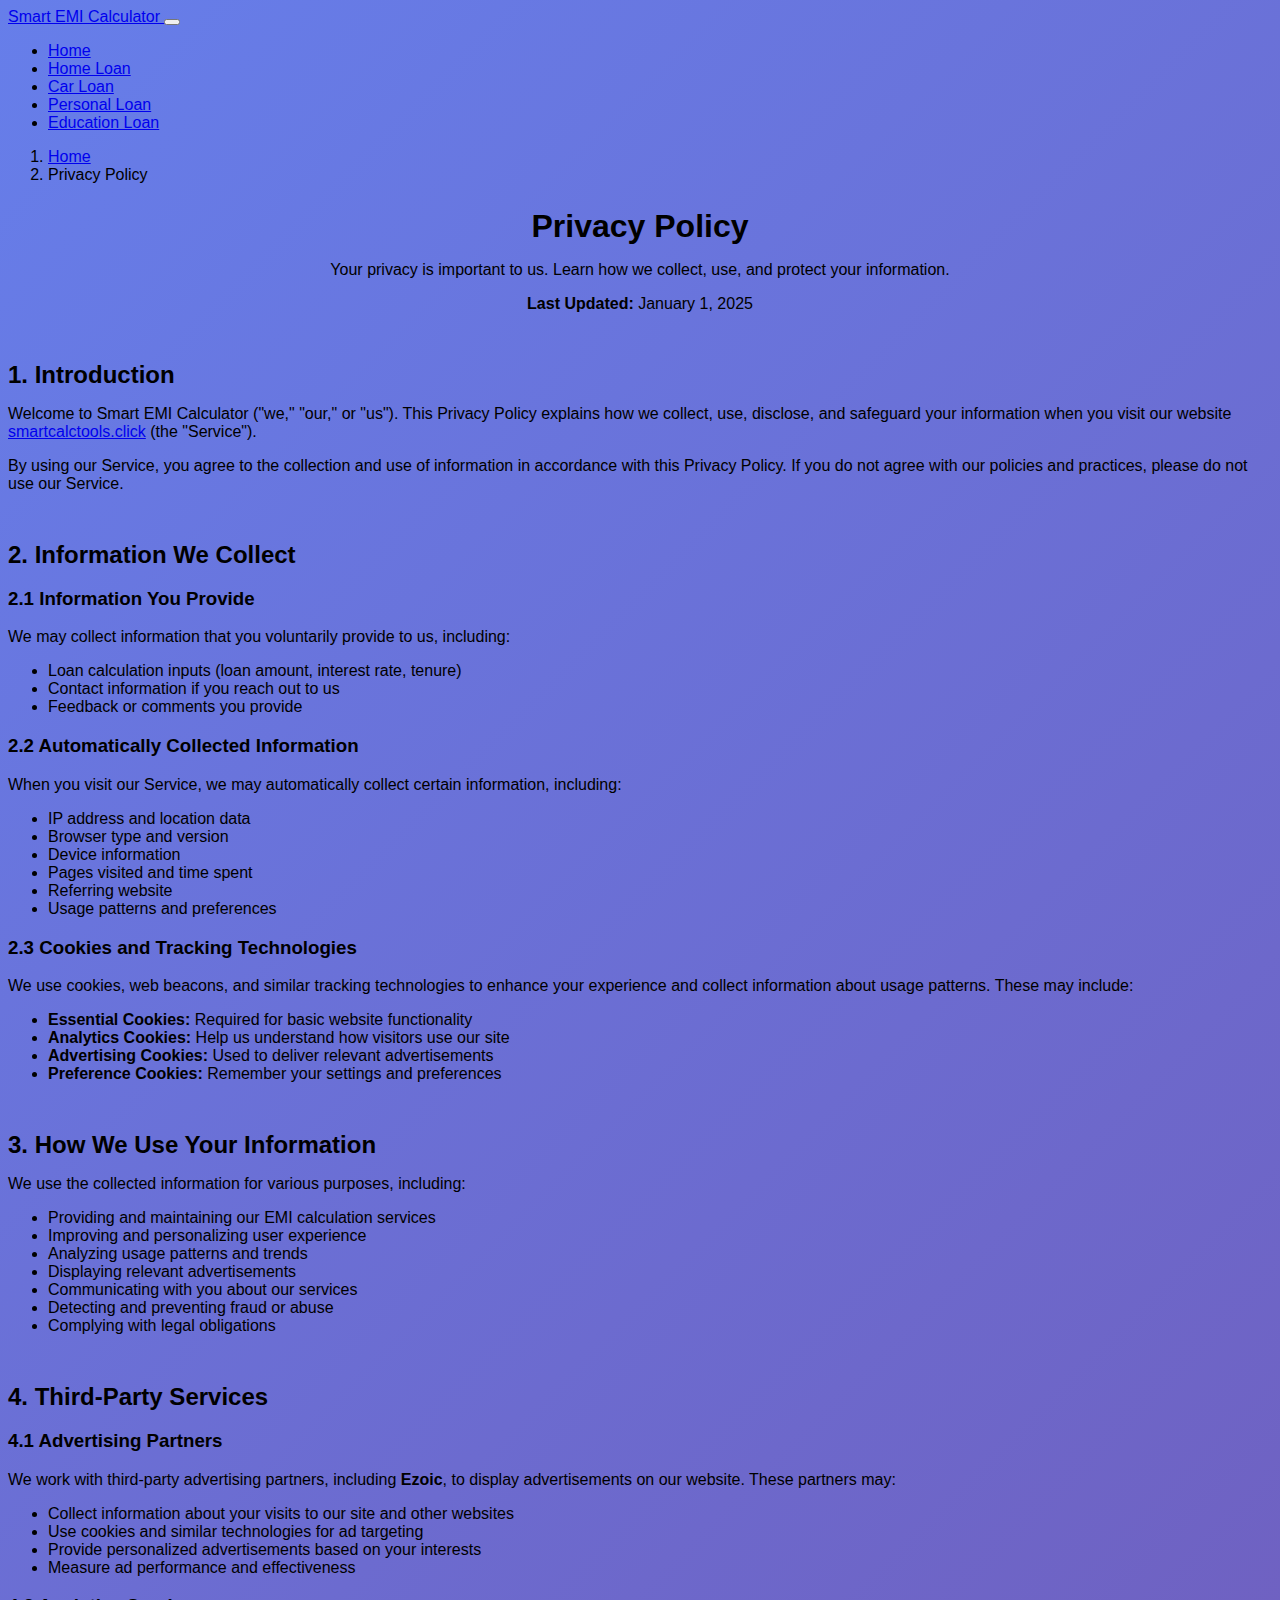
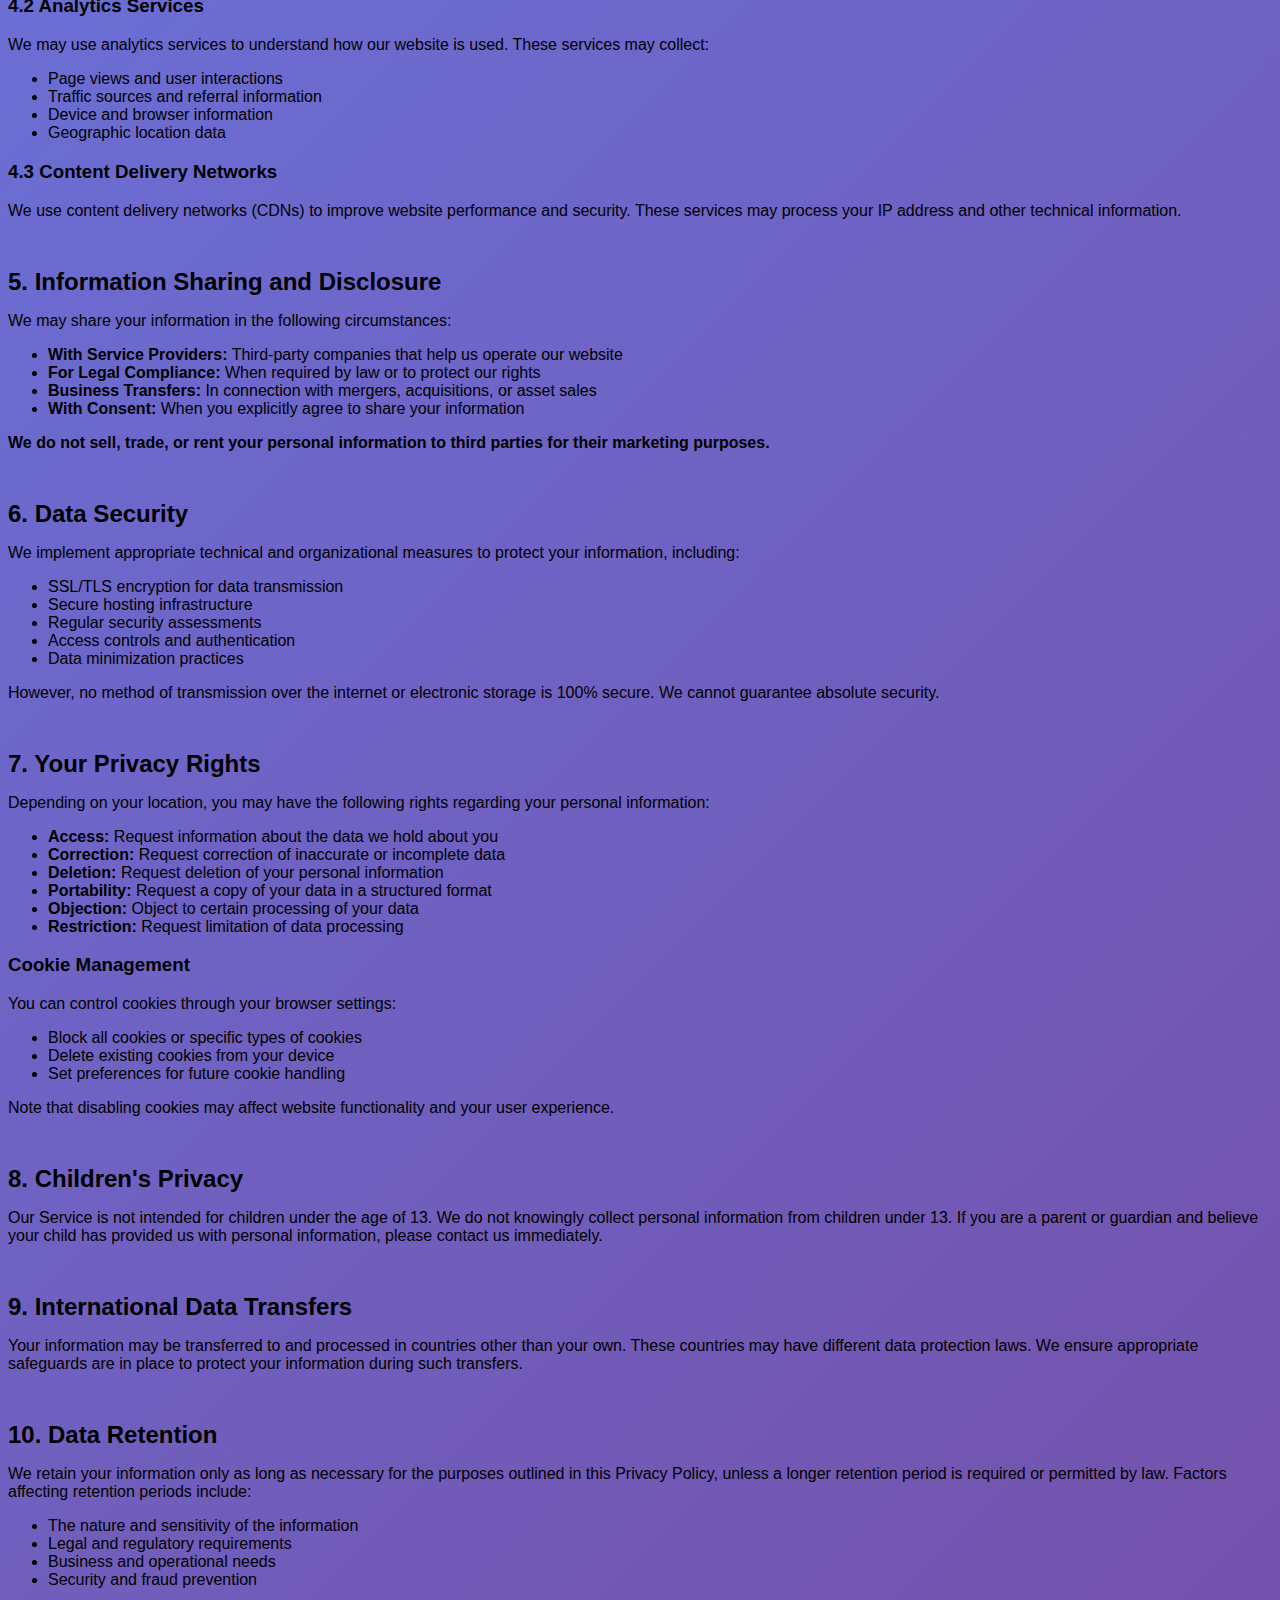
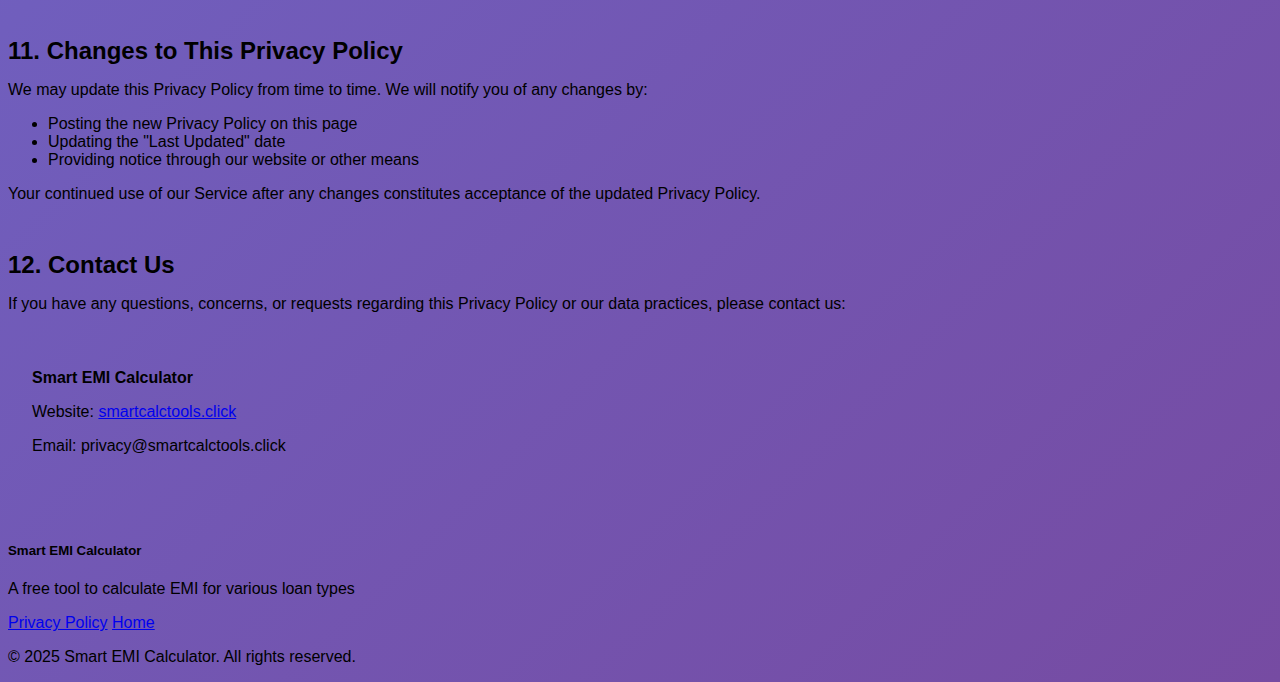
<file: privacy-policy.html>
<!DOCTYPE html>
<html lang="en">
<head>
    <meta charset="UTF-8">
    <meta name="viewport" content="width=device-width, initial-scale=1.0">
    <meta name="description" content="Privacy Policy for Smart EMI Calculator - Learn how we collect, use, and protect your personal information.">
    <meta name="keywords" content="privacy policy, data protection, EMI calculator, privacy rights">
    <meta name="author" content="Smart EMI Calculator">
    <meta name="robots" content="index, follow">
    <link rel="canonical" href="https://smartcalctools.click/privacy-policy.html">
    
    <!-- Ezoic Privacy Scripts -->
    <script src="https://cmp.gatekeeperconsent.com/min.js" data-cfasync="false"></script>
    <script src="https://the.gatekeeperconsent.com/min.js" data-cfasync="false"></script>
    
    <title>Privacy Policy - Smart EMI Calculator</title>
    
    <!-- Resource hints for critical resources -->
    <link rel="preconnect" href="https://cdn.jsdelivr.net">
    <link rel="preconnect" href="https://cdnjs.cloudflare.com">
    
    <!-- Security Headers -->
    <meta http-equiv="Content-Security-Policy" content="default-src 'self'; script-src 'self' 'unsafe-inline' https://cdn.jsdelivr.net https://cmp.gatekeeperconsent.com https://the.gatekeeperconsent.com https://www.ezojs.com https://cdn.id5-sync.com https://*.ezoic.net https://*.ezojs.com; style-src 'self' 'unsafe-inline' https://cdn.jsdelivr.net https://cdnjs.cloudflare.com; font-src https://cdnjs.cloudflare.com; img-src 'self' data:; connect-src 'self' https://cmp.gatekeeperconsent.com https://the.gatekeeperconsent.com https://www.ezojs.com https://g.ezoic.net https://cdn.id5-sync.com https://id5-sync.com https://*.id5-sync.com https://*.ezoic.net https://*.ezojs.com">
    <meta http-equiv="X-Content-Type-Options" content="nosniff">
    <meta http-equiv="Strict-Transport-Security" content="max-age=31536000; includeSubDomains">
    
    <!-- Bootstrap CSS -->
    <link href="https://cdn.jsdelivr.net/npm/bootstrap@5.3.0/dist/css/bootstrap.min.css" rel="stylesheet" integrity="sha384-9ndCyUaIbzAi2FUVXJi0CjmCapSmO7SnpJef0486qhLnuZ2cdeRhO02iuK6FUUVM" crossorigin="anonymous">
    
    <!-- Font Awesome -->
    <link rel="stylesheet" href="https://cdnjs.cloudflare.com/ajax/libs/font-awesome/6.4.0/css/all.min.css" integrity="sha512-iecdLmaskl7CVkqkXNQ/ZH/XLlvWZOJyj7Yy7tcenmpD1ypASozpmT/E0iPtmFIB46ZmdtAc9eNBvH0H/ZpiBw==" crossorigin="anonymous" referrerpolicy="no-referrer">
    
    <!-- Custom CSS -->
    <link rel="stylesheet" href="styles/main.css">
    
    <!-- Structured Data -->
    <script type="application/ld+json">
    {
      "@context": "https://schema.org",
      "@type": "WebPage",
      "name": "Privacy Policy - Smart EMI Calculator",
      "description": "Privacy Policy for Smart EMI Calculator - Learn how we collect, use, and protect your personal information.",
      "url": "https://smartcalctools.click/privacy-policy.html",
      "isPartOf": {
        "@type": "WebSite",
        "name": "Smart EMI Calculator",
        "url": "https://smartcalctools.click"
      },
      "breadcrumb": {
        "@type": "BreadcrumbList",
        "itemListElement": [{
          "@type": "ListItem",
          "position": 1,
          "name": "Home",
          "item": "https://smartcalctools.click"
        },{
          "@type": "ListItem",
          "position": 2,
          "name": "Privacy Policy",
          "item": "https://smartcalctools.click/privacy-policy.html"
        }]
      }
    }
    </script>
    
    <!-- Ezoic Ad Script -->
    <script async src="https://www.ezojs.com/ezoic/sa.min.js"></script>
</head>
<body>
    <!-- Navigation -->
    <nav class="navbar navbar-expand-lg navbar-dark bg-primary">
        <div class="container">
            <a class="navbar-brand fw-bold" href="index.html">
                <i class="fas fa-calculator me-2"></i>Smart EMI Calculator
            </a>
            <button class="navbar-toggler" type="button" data-bs-toggle="collapse" data-bs-target="#navbarNav">
                <span class="navbar-toggler-icon"></span>
            </button>
            <div class="collapse navbar-collapse" id="navbarNav">
                <ul class="navbar-nav ms-auto">
                    <li class="nav-item">
                        <a class="nav-link" href="index.html">Home</a>
                    </li>
                    <li class="nav-item">
                        <a class="nav-link" href="home-loan.html">Home Loan</a>
                    </li>
                    <li class="nav-item">
                        <a class="nav-link" href="car-loan.html">Car Loan</a>
                    </li>
                    <li class="nav-item">
                        <a class="nav-link" href="personal-loan.html">Personal Loan</a>
                    </li>
                    <li class="nav-item">
                        <a class="nav-link" href="education-loan.html">Education Loan</a>
                    </li>
                </ul>
            </div>
        </div>
    </nav>

    <!-- Main Content -->
    <div class="container my-5">
        <div class="row">
            <div class="col-lg-8 mx-auto">
                <!-- Breadcrumb -->
                <nav aria-label="breadcrumb" class="mb-4">
                    <ol class="breadcrumb">
                        <li class="breadcrumb-item"><a href="index.html">Home</a></li>
                        <li class="breadcrumb-item active" aria-current="page">Privacy Policy</li>
                    </ol>
                </nav>

                <!-- Header -->
                <div class="text-center mb-5">
                    <h1 class="display-4 fw-bold text-primary mb-3">
                        <i class="fas fa-shield-alt me-3"></i>Privacy Policy
                    </h1>
                    <p class="lead text-muted">Your privacy is important to us. Learn how we collect, use, and protect your information.</p>
                    <p class="text-muted"><strong>Last Updated:</strong> January 1, 2025</p>
                </div>

                <!-- Ezoic - top_of_page - top_of_page -->
                <div id="ezoic-pub-ad-placeholder-101"></div>
                <!-- End Ezoic - top_of_page -->

                <!-- Privacy Policy Content -->
                <div class="privacy-content">
                    <!-- Introduction -->
                    <section class="mb-5">
                        <h2 class="h3 fw-bold mb-3">1. Introduction</h2>
                        <p>Welcome to Smart EMI Calculator ("we," "our," or "us"). This Privacy Policy explains how we collect, use, disclose, and safeguard your information when you visit our website <a href="https://smartcalctools.click">smartcalctools.click</a> (the "Service").</p>
                        <p>By using our Service, you agree to the collection and use of information in accordance with this Privacy Policy. If you do not agree with our policies and practices, please do not use our Service.</p>
                    </section>

                    <!-- Information We Collect -->
                    <section class="mb-5">
                        <h2 class="h3 fw-bold mb-3">2. Information We Collect</h2>
                        
                        <h3 class="h5 fw-bold mb-2">2.1 Information You Provide</h3>
                        <p>We may collect information that you voluntarily provide to us, including:</p>
                        <ul>
                            <li>Loan calculation inputs (loan amount, interest rate, tenure)</li>
                            <li>Contact information if you reach out to us</li>
                            <li>Feedback or comments you provide</li>
                        </ul>

                        <h3 class="h5 fw-bold mb-2 mt-4">2.2 Automatically Collected Information</h3>
                        <p>When you visit our Service, we may automatically collect certain information, including:</p>
                        <ul>
                            <li>IP address and location data</li>
                            <li>Browser type and version</li>
                            <li>Device information</li>
                            <li>Pages visited and time spent</li>
                            <li>Referring website</li>
                            <li>Usage patterns and preferences</li>
                        </ul>

                        <h3 class="h5 fw-bold mb-2 mt-4">2.3 Cookies and Tracking Technologies</h3>
                        <p>We use cookies, web beacons, and similar tracking technologies to enhance your experience and collect information about usage patterns. These may include:</p>
                        <ul>
                            <li><strong>Essential Cookies:</strong> Required for basic website functionality</li>
                            <li><strong>Analytics Cookies:</strong> Help us understand how visitors use our site</li>
                            <li><strong>Advertising Cookies:</strong> Used to deliver relevant advertisements</li>
                            <li><strong>Preference Cookies:</strong> Remember your settings and preferences</li>
                        </ul>
                    </section>

                    <!-- How We Use Information -->
                    <section class="mb-5">
                        <h2 class="h3 fw-bold mb-3">3. How We Use Your Information</h2>
                        <p>We use the collected information for various purposes, including:</p>
                        <ul>
                            <li>Providing and maintaining our EMI calculation services</li>
                            <li>Improving and personalizing user experience</li>
                            <li>Analyzing usage patterns and trends</li>
                            <li>Displaying relevant advertisements</li>
                            <li>Communicating with you about our services</li>
                            <li>Detecting and preventing fraud or abuse</li>
                            <li>Complying with legal obligations</li>
                        </ul>
                    </section>

                    <!-- Ezoic - mid_content - mid_content -->
                    <div id="ezoic-pub-ad-placeholder-102"></div>
                    <!-- End Ezoic - mid_content -->

                    <!-- Third-Party Services -->
                    <section class="mb-5">
                        <h2 class="h3 fw-bold mb-3">4. Third-Party Services</h2>
                        
                        <h3 class="h5 fw-bold mb-2">4.1 Advertising Partners</h3>
                        <p>We work with third-party advertising partners, including <strong>Ezoic</strong>, to display advertisements on our website. These partners may:</p>
                        <ul>
                            <li>Collect information about your visits to our site and other websites</li>
                            <li>Use cookies and similar technologies for ad targeting</li>
                            <li>Provide personalized advertisements based on your interests</li>
                            <li>Measure ad performance and effectiveness</li>
                        </ul>

                        <h3 class="h5 fw-bold mb-2 mt-4">4.2 Analytics Services</h3>
                        <p>We may use analytics services to understand how our website is used. These services may collect:</p>
                        <ul>
                            <li>Page views and user interactions</li>
                            <li>Traffic sources and referral information</li>
                            <li>Device and browser information</li>
                            <li>Geographic location data</li>
                        </ul>

                        <h3 class="h5 fw-bold mb-2 mt-4">4.3 Content Delivery Networks</h3>
                        <p>We use content delivery networks (CDNs) to improve website performance and security. These services may process your IP address and other technical information.</p>
                    </section>

                    <!-- Data Sharing -->
                    <section class="mb-5">
                        <h2 class="h3 fw-bold mb-3">5. Information Sharing and Disclosure</h2>
                        <p>We may share your information in the following circumstances:</p>
                        <ul>
                            <li><strong>With Service Providers:</strong> Third-party companies that help us operate our website</li>
                            <li><strong>For Legal Compliance:</strong> When required by law or to protect our rights</li>
                            <li><strong>Business Transfers:</strong> In connection with mergers, acquisitions, or asset sales</li>
                            <li><strong>With Consent:</strong> When you explicitly agree to share your information</li>
                        </ul>
                        <p><strong>We do not sell, trade, or rent your personal information to third parties for their marketing purposes.</strong></p>
                    </section>

                    <!-- Data Security -->
                    <section class="mb-5">
                        <h2 class="h3 fw-bold mb-3">6. Data Security</h2>
                        <p>We implement appropriate technical and organizational measures to protect your information, including:</p>
                        <ul>
                            <li>SSL/TLS encryption for data transmission</li>
                            <li>Secure hosting infrastructure</li>
                            <li>Regular security assessments</li>
                            <li>Access controls and authentication</li>
                            <li>Data minimization practices</li>
                        </ul>
                        <p>However, no method of transmission over the internet or electronic storage is 100% secure. We cannot guarantee absolute security.</p>
                    </section>

                    <!-- Your Rights -->
                    <section class="mb-5">
                        <h2 class="h3 fw-bold mb-3">7. Your Privacy Rights</h2>
                        <p>Depending on your location, you may have the following rights regarding your personal information:</p>
                        <ul>
                            <li><strong>Access:</strong> Request information about the data we hold about you</li>
                            <li><strong>Correction:</strong> Request correction of inaccurate or incomplete data</li>
                            <li><strong>Deletion:</strong> Request deletion of your personal information</li>
                            <li><strong>Portability:</strong> Request a copy of your data in a structured format</li>
                            <li><strong>Objection:</strong> Object to certain processing of your data</li>
                            <li><strong>Restriction:</strong> Request limitation of data processing</li>
                        </ul>
                        
                        <h3 class="h5 fw-bold mb-2 mt-4">Cookie Management</h3>
                        <p>You can control cookies through your browser settings:</p>
                        <ul>
                            <li>Block all cookies or specific types of cookies</li>
                            <li>Delete existing cookies from your device</li>
                            <li>Set preferences for future cookie handling</li>
                        </ul>
                        <p>Note that disabling cookies may affect website functionality and your user experience.</p>
                    </section>

                    <!-- Children's Privacy -->
                    <section class="mb-5">
                        <h2 class="h3 fw-bold mb-3">8. Children's Privacy</h2>
                        <p>Our Service is not intended for children under the age of 13. We do not knowingly collect personal information from children under 13. If you are a parent or guardian and believe your child has provided us with personal information, please contact us immediately.</p>
                    </section>

                    <!-- International Transfers -->
                    <section class="mb-5">
                        <h2 class="h3 fw-bold mb-3">9. International Data Transfers</h2>
                        <p>Your information may be transferred to and processed in countries other than your own. These countries may have different data protection laws. We ensure appropriate safeguards are in place to protect your information during such transfers.</p>
                    </section>

                    <!-- Data Retention -->
                    <section class="mb-5">
                        <h2 class="h3 fw-bold mb-3">10. Data Retention</h2>
                        <p>We retain your information only as long as necessary for the purposes outlined in this Privacy Policy, unless a longer retention period is required or permitted by law. Factors affecting retention periods include:</p>
                        <ul>
                            <li>The nature and sensitivity of the information</li>
                            <li>Legal and regulatory requirements</li>
                            <li>Business and operational needs</li>
                            <li>Security and fraud prevention</li>
                        </ul>
                    </section>

                    <!-- Changes to Privacy Policy -->
                    <section class="mb-5">
                        <h2 class="h3 fw-bold mb-3">11. Changes to This Privacy Policy</h2>
                        <p>We may update this Privacy Policy from time to time. We will notify you of any changes by:</p>
                        <ul>
                            <li>Posting the new Privacy Policy on this page</li>
                            <li>Updating the "Last Updated" date</li>
                            <li>Providing notice through our website or other means</li>
                        </ul>
                        <p>Your continued use of our Service after any changes constitutes acceptance of the updated Privacy Policy.</p>
                    </section>

                    <!-- Contact Information -->
                    <section class="mb-5">
                        <h2 class="h3 fw-bold mb-3">12. Contact Us</h2>
                        <p>If you have any questions, concerns, or requests regarding this Privacy Policy or our data practices, please contact us:</p>
                        <div class="bg-light p-4 rounded">
                            <p class="mb-2"><strong>Smart EMI Calculator</strong></p>
                            <p class="mb-2"><i class="fas fa-globe me-2"></i>Website: <a href="https://smartcalctools.click">smartcalctools.click</a></p>
                            <p class="mb-0"><i class="fas fa-envelope me-2"></i>Email: privacy@smartcalctools.click</p>
                        </div>
                    </section>

                    <!-- Ezoic - bottom_of_page - bottom_of_page -->
                    <div id="ezoic-pub-ad-placeholder-103"></div>
                    <!-- End Ezoic - bottom_of_page -->
                </div>
            </div>
        </div>
    </div>

    <!-- Footer -->
    <footer class="bg-dark text-white py-4 mt-5">
        <div class="container">
            <div class="row">
                <div class="col-md-6">
                    <h5>Smart EMI Calculator</h5>
                    <p class="small">A free tool to calculate EMI for various loan types</p>
                </div>
                <div class="col-md-6 text-md-end">
                    <div class="mb-2">
                        <a href="privacy-policy.html" class="text-white-50 text-decoration-none me-3">Privacy Policy</a>
                        <a href="index.html" class="text-white-50 text-decoration-none">Home</a>
                    </div>
                    <p class="small">© 2025 Smart EMI Calculator. All rights reserved.</p>
                </div>
            </div>
        </div>
    </footer>

    <!-- Scripts -->
    <script src="https://cdn.jsdelivr.net/npm/bootstrap@5.3.0/dist/js/bootstrap.bundle.min.js" integrity="sha384-geWF76RCwLtnZ8qwWowPQNguL3RmwHVBC9FhGdlKrxdiJJigb/j/68SIy3Te4Bkz" crossorigin="anonymous" defer></script>
    <script src="js/ad-manager.js" async></script>
    
    <!-- Ezoic Ad Initialization -->
    <script>
        ezstandalone.cmd.push(function () {
            ezstandalone.showAds(101, 102, 103);
        });
    </script>
</body>
</html>
</file>
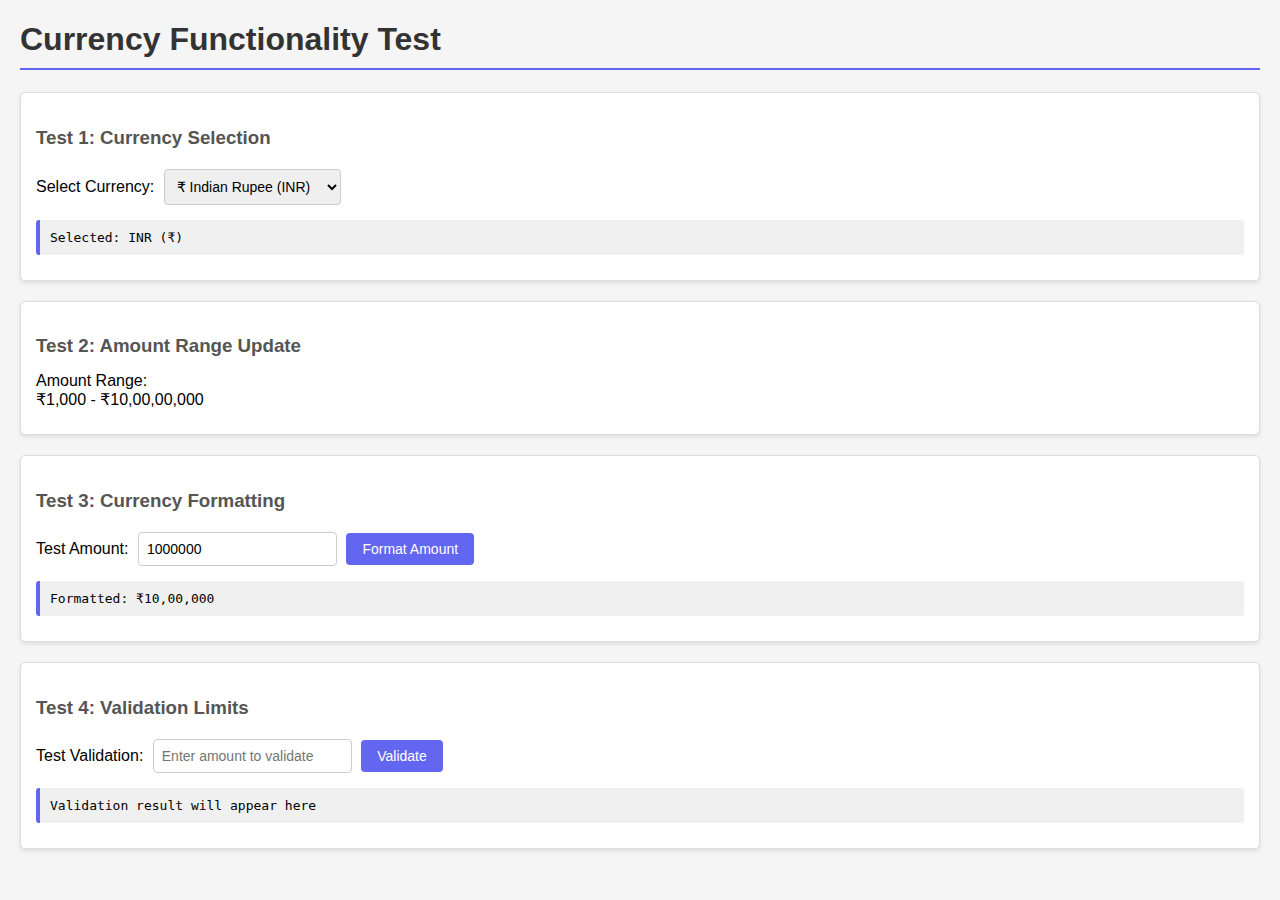
<file: test-currency.html>
<!DOCTYPE html>
<html lang="en">
<head>
    <meta charset="UTF-8">
    <meta name="viewport" content="width=device-width, initial-scale=1.0">
    <title>Currency Test - EMI Calculator</title>
    <link href="styles/test.css" rel="stylesheet">
</head>
<body>
    <h1>Currency Functionality Test</h1>
    
    <div class="test-section">
        <h3>Test 1: Currency Selection</h3>
        <div class="currency-select">
            <label>Select Currency:</label>
            <select id="currencySelect">
                <option value="INR" data-symbol="₹" data-name="Indian Rupee">₹ Indian Rupee (INR)</option>
                <option value="USD" data-symbol="$" data-name="US Dollar">$ US Dollar (USD)</option>
                <option value="EUR" data-symbol="€" data-name="Euro">€ Euro (EUR)</option>
                <option value="GBP" data-symbol="£" data-name="British Pound">£ British Pound (GBP)</option>
                <option value="JPY" data-symbol="¥" data-name="Japanese Yen">¥ Japanese Yen (JPY)</option>
            </select>
        </div>
        <div class="result" id="currencyResult">Selected: INR (₹)</div>
    </div>
    
    <div class="test-section">
        <h3>Test 2: Amount Range Update</h3>
        <div class="currency-select">
            <label>Amount Range:</label>
            <div id="amountRange">₹1,000 - ₹10,00,00,000</div>
        </div>
    </div>
    
    <div class="test-section">
        <h3>Test 3: Currency Formatting</h3>
        <div class="currency-select">
            <label>Test Amount:</label>
            <input type="number" id="testAmount" value="1000000" placeholder="Enter amount">
            <button onclick="testFormatting()">Format Amount</button>
        </div>
        <div class="result" id="formatResult">Formatted: ₹10,00,000</div>
    </div>
    
    <div class="test-section">
        <h3>Test 4: Validation Limits</h3>
        <div class="currency-select">
            <label>Test Validation:</label>
            <input type="number" id="testValidation" placeholder="Enter amount to validate">
            <button onclick="testValidation()">Validate</button>
        </div>
        <div class="result" id="validationResult">Validation result will appear here</div>
    </div>

    <script>
        // Currency data (same as in main calculator)
        let currencyData = {
            INR: { symbol: '₹', name: 'Indian Rupee', locale: 'en-IN', minAmount: 1000, maxAmount: 100000000 },
            USD: { symbol: '$', name: 'US Dollar', locale: 'en-US', minAmount: 100, maxAmount: 10000000 },
            EUR: { symbol: '€', name: 'Euro', locale: 'de-DE', minAmount: 100, maxAmount: 10000000 },
            GBP: { symbol: '£', name: 'British Pound', locale: 'en-GB', minAmount: 100, maxAmount: 10000000 },
            JPY: { symbol: '¥', name: 'Japanese Yen', locale: 'ja-JP', minAmount: 10000, maxAmount: 1000000000 }
        };
        
        let selectedCurrency = 'INR';
        
        // Format currency function
        function formatCurrency(amount) {
            const currency = currencyData[selectedCurrency];
            return currency.symbol + amount.toLocaleString(currency.locale);
        }
        
        // Update amount range
        function updateAmountRange() {
            const currency = currencyData[selectedCurrency];
            const minFormatted = formatCurrency(currency.minAmount);
            const maxFormatted = formatCurrency(currency.maxAmount);
            document.getElementById('amountRange').textContent = `${minFormatted} - ${maxFormatted}`;
        }
        
        // Currency selection handler
        document.getElementById('currencySelect').addEventListener('change', function() {
            selectedCurrency = this.value;
            const currency = currencyData[selectedCurrency];
            document.getElementById('currencyResult').textContent = `Selected: ${currency.code || selectedCurrency} (${currency.symbol})`;
            updateAmountRange();
        });
        
        // Test formatting
        function testFormatting() {
            const amount = parseFloat(document.getElementById('testAmount').value);
            if (!isNaN(amount)) {
                document.getElementById('formatResult').textContent = `Formatted: ${formatCurrency(amount)}`;
            }
        }
        
        // Test validation
        function testValidation() {
            const amount = parseFloat(document.getElementById('testValidation').value);
            const currency = currencyData[selectedCurrency];
            
            if (isNaN(amount)) {
                document.getElementById('validationResult').textContent = 'Invalid: Not a number';
                return;
            }
            
            if (amount < currency.minAmount || amount > currency.maxAmount) {
                document.getElementById('validationResult').textContent = `Invalid: Amount must be between ${formatCurrency(currency.minAmount)} and ${formatCurrency(currency.maxAmount)}`;
            } else {
                document.getElementById('validationResult').textContent = `Valid: Amount ${formatCurrency(amount)} is within range`;
            }
        }
        
        // Initialize
        updateAmountRange();
    </script>
</body>
</html>
</file>
<file: styles/index.css>
/* ========================================
   EMI Calculator - CSS Index
   ======================================== */

/* Import all stylesheets in order */
@import url('main.css');
@import url('components.css');
@import url('ads.css');

/* Additional global overrides can go here */
</file>
<file: styles/ads.css>
/* ========================================
   EMI Calculator - Ad Placement Styles
   ======================================== */

/* Common ad container styles */
.ad-container {
    display: flex;
    justify-content: center;
    align-items: center;
    margin: 1.5rem auto;
    min-height: 90px;
    width: 100%;
    max-width: 100%;
    overflow: hidden;
    background-color: rgba(255, 255, 255, 0.05);
    border-radius: 12px;
    transition: all 0.3s ease;
    clear: both;
    text-align: center;
}

/* Horizontal ad container */
.ad-container-horizontal {
    min-height: 90px;
    max-width: 728px;
}

/* Sidebar ad container */
.ad-container-sidebar {
    min-height: 250px;
    max-width: 300px;
}

/* Loading state */
.ad-container.ad-loading {
    position: relative;
}

.ad-container.ad-loading::after {
    content: '';
    position: absolute;
    top: 0;
    left: 0;
    width: 100%;
    height: 100%;
    background-color: rgba(255, 255, 255, 0.1);
    opacity: 0;
}

/* Mobile optimization */
.ad-container.mobile-optimized {
    margin: 1rem auto;
    min-height: 50px;
}

/* Responsive adjustments */
@media (max-width: 768px) {
    .ad-container-horizontal {
        min-height: 60px;
        max-width: 320px;
    }
    
    .ad-container-sidebar {
        min-height: 250px;
        max-width: 300px;
        margin-left: auto;
        margin-right: auto;
    }
    
    /* Ensure ads don't disrupt mobile experience */
    .ad-container {
        margin: 0.75rem auto;
    }
}

/* Ezoic specific classes */
.ezoic-ad {
    display: inline-block;
    line-height: 0;
    border: 0;
}

/* Ad placement IDs */
#ezoic-pub-ad-placeholder-101 { min-height: 90px; } /* Header ad */
#ezoic-pub-ad-placeholder-102 { min-height: 250px; } /* Sidebar ad */
#ezoic-pub-ad-placeholder-103 { min-height: 90px; } /* Footer ad */
#ezoic-pub-ad-placeholder-104 { min-height: 90px; } /* Between sections ad */
</file>
<file: styles/main.css>
/* ========================================
   EMI Calculator - Main Stylesheet
   ======================================== */

/* Import component styles */
@import url('components.css');

/* CSS Variables */
:root {
    --primary-color: #6366f1;
    --secondary-color: #8b5cf6;
    --success-color: #10b981;
    --warning-color: #f59e0b;
    --danger-color: #ef4444;
    --dark-color: #1f2937;
    --light-color: #f8fafc;
}

/* Base Styles */
body {
    background: linear-gradient(135deg, #667eea 0%, #764ba2 100%);
    min-height: 100vh;
    font-family: 'Inter', -apple-system, BlinkMacSystemFont, sans-serif;
}

/* Card Components */
.calculator-card {
    background: rgba(255, 255, 255, 0.95);
    backdrop-filter: blur(20px);
    border-radius: 20px;
    box-shadow: 0 25px 50px rgba(0, 0, 0, 0.15);
    border: 1px solid rgba(255, 255, 255, 0.2);
}

.demo-card {
    background: rgba(255, 255, 255, 0.95);
    backdrop-filter: blur(20px);
    border-radius: 20px;
    box-shadow: 0 25px 50px rgba(0, 0, 0, 0.15);
    border: 1px solid rgba(255, 255, 255, 0.2);
}

/* Animations */
.fade-in {
    animation: fadeIn 0.5s ease-in;
}

@keyframes fadeIn {
    from { opacity: 0; transform: translateY(20px); }
    to { opacity: 1; transform: translateY(0); }
}

.slide-in {
    animation: slideIn 0.6s ease-out;
}

@keyframes slideIn {
    from { opacity: 0; transform: translateX(-20px); }
    to { opacity: 1; transform: translateX(0); }
}

/* Utility Classes */
.text-center { text-align: center; }
.mb-3 { margin-bottom: 1rem; }
.mb-4 { margin-bottom: 1.5rem; }
.mb-5 { margin-bottom: 3rem; }
.p-4 { padding: 1.5rem; }
.p-5 { padding: 3rem; }
.rounded-3 { border-radius: 0.5rem; }
.h-100 { height: 100%; }
.w-100 { width: 100%; }
</file>
<file: styles/test.css>
/* ========================================
   Test Page Styles
   ======================================== */

body { 
    font-family: Arial, sans-serif; 
    margin: 20px; 
    background-color: #f5f5f5;
}

.test-section { 
    margin: 20px 0; 
    padding: 15px; 
    border: 1px solid #ddd; 
    border-radius: 5px; 
    background-color: white;
    box-shadow: 0 2px 4px rgba(0,0,0,0.1);
}

.currency-select { 
    margin: 10px 0; 
}

select, input { 
    padding: 8px; 
    margin: 5px; 
    border: 1px solid #ccc;
    border-radius: 4px;
    font-size: 14px;
}

select:focus, input:focus {
    outline: none;
    border-color: #6366f1;
    box-shadow: 0 0 0 2px rgba(99, 102, 241, 0.2);
}

.result { 
    margin: 10px 0; 
    padding: 10px; 
    background: #f0f0f0; 
    border-radius: 3px; 
    font-family: monospace;
    border-left: 4px solid #6366f1;
}

button {
    background-color: #6366f1;
    color: white;
    border: none;
    padding: 8px 16px;
    border-radius: 4px;
    cursor: pointer;
    font-size: 14px;
    transition: background-color 0.3s ease;
}

button:hover {
    background-color: #4f46e5;
}

h1 {
    color: #333;
    border-bottom: 2px solid #6366f1;
    padding-bottom: 10px;
}

h3 {
    color: #555;
    margin-bottom: 15px;
}
</file>
